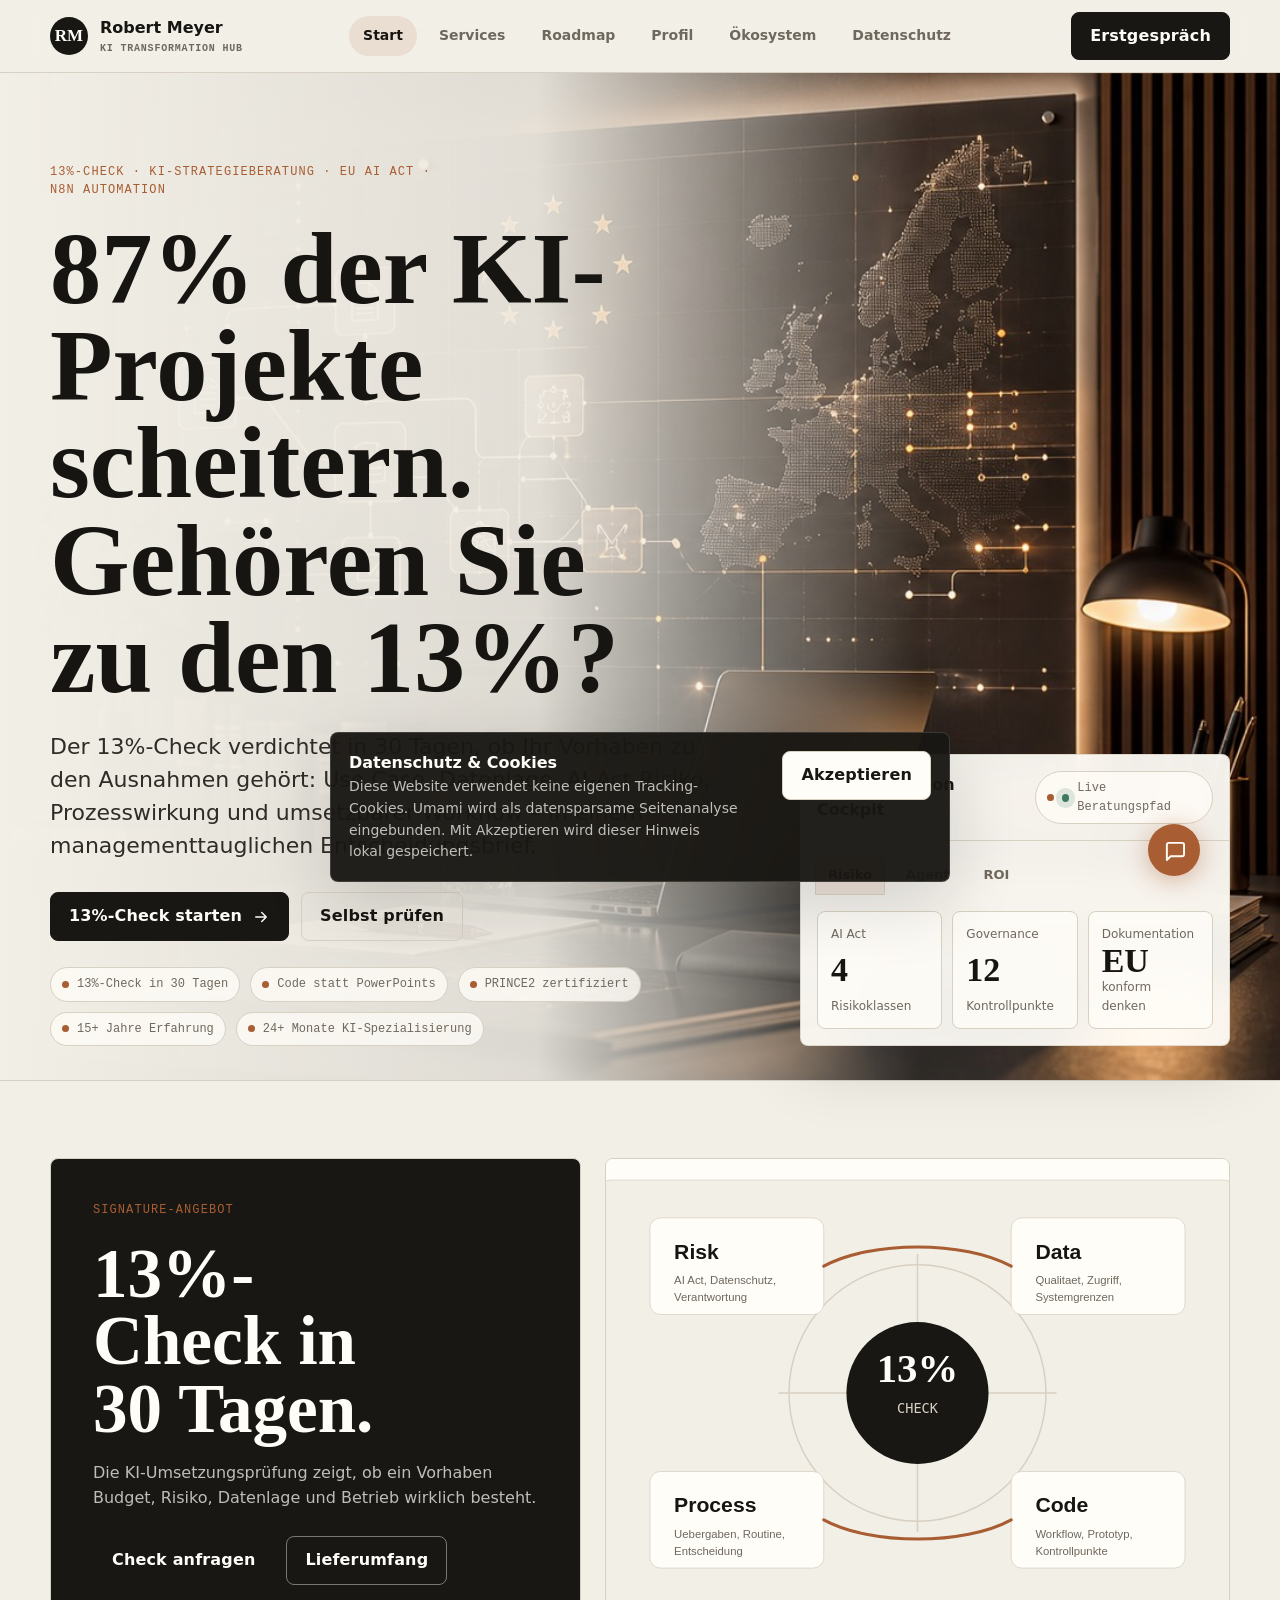
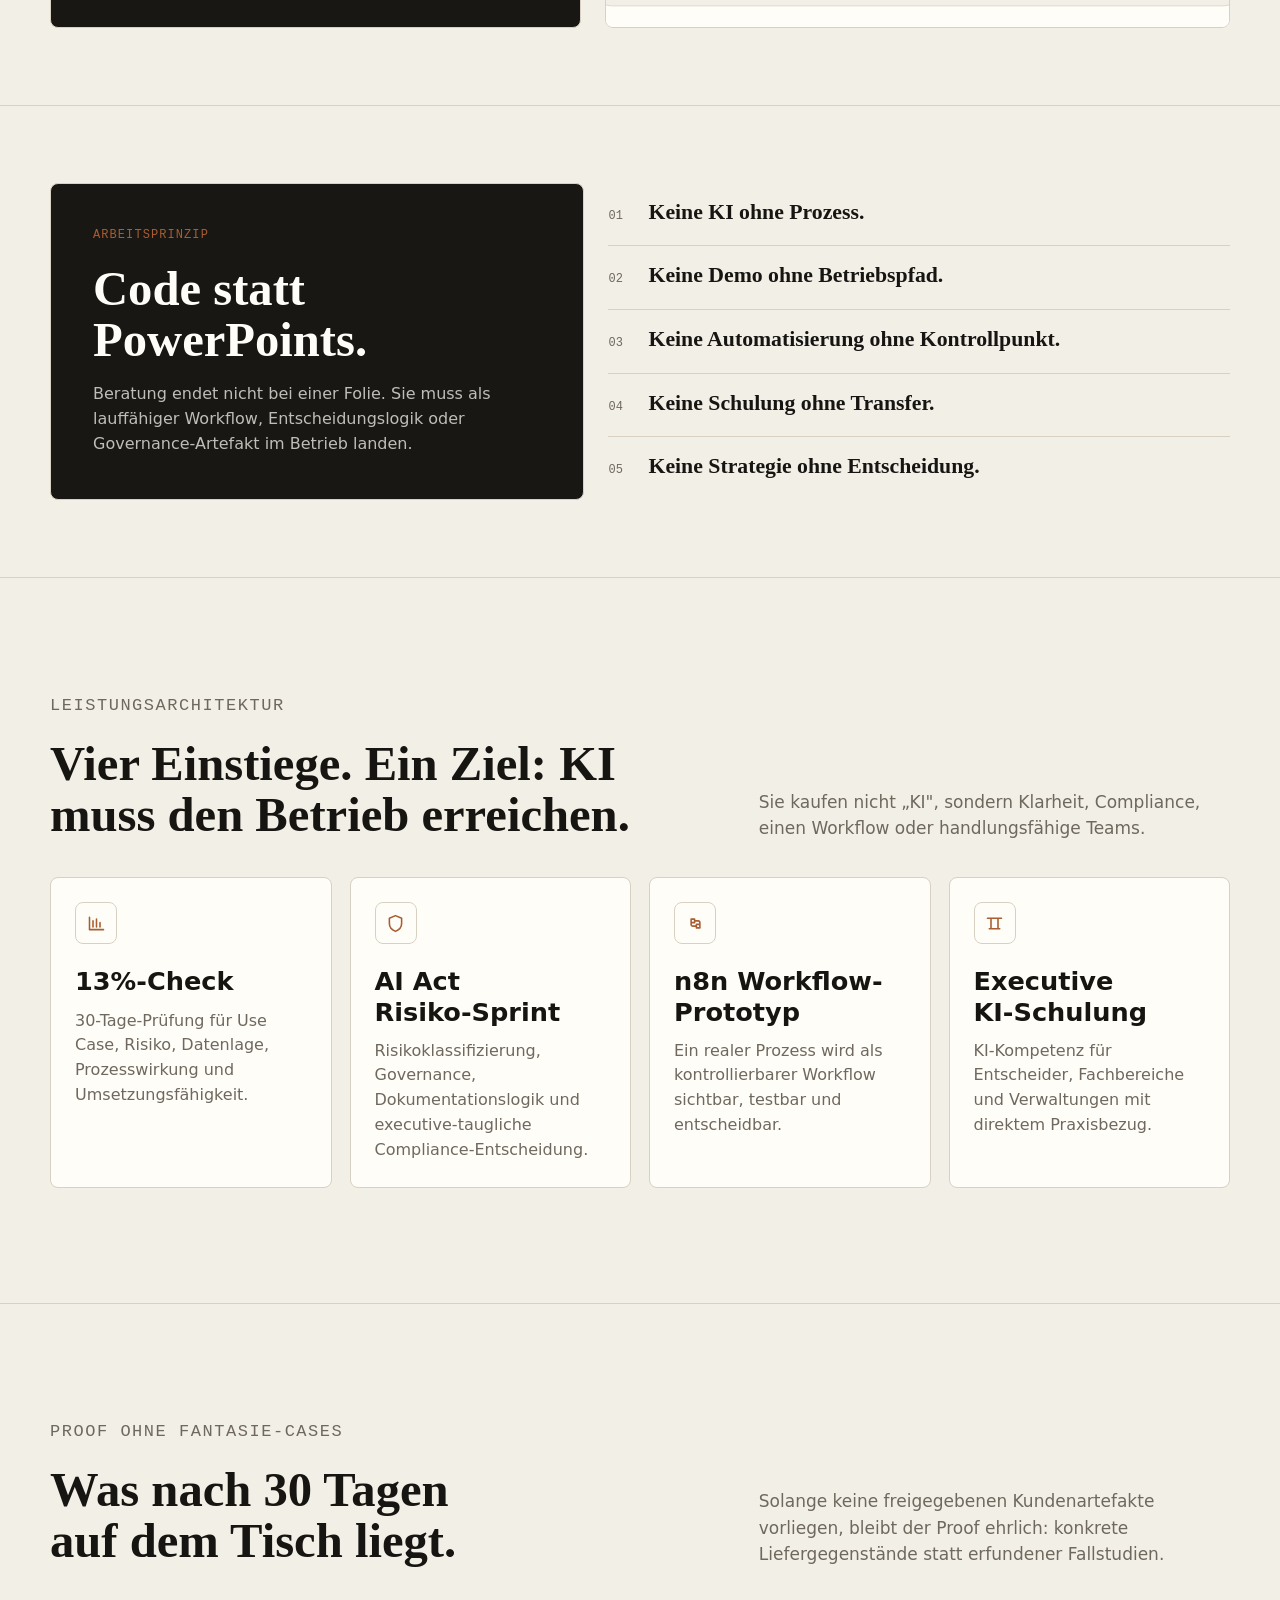
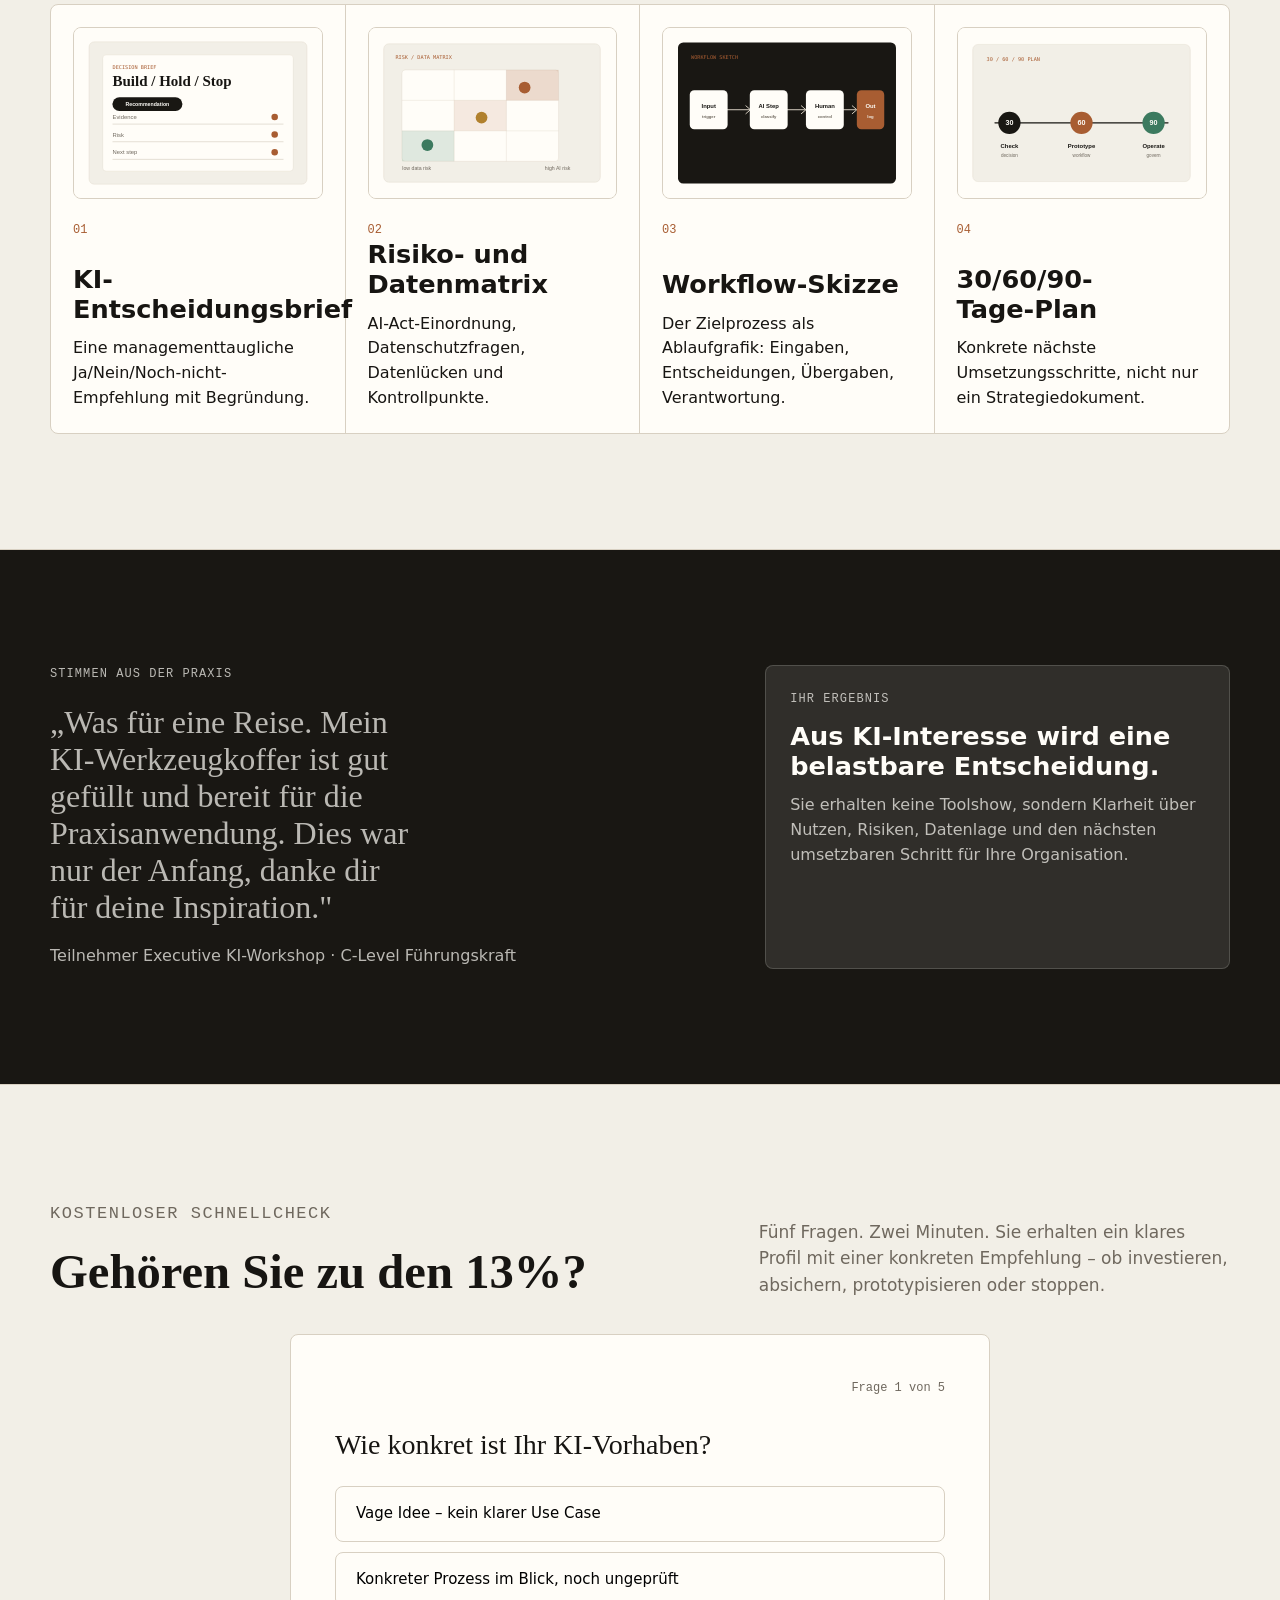
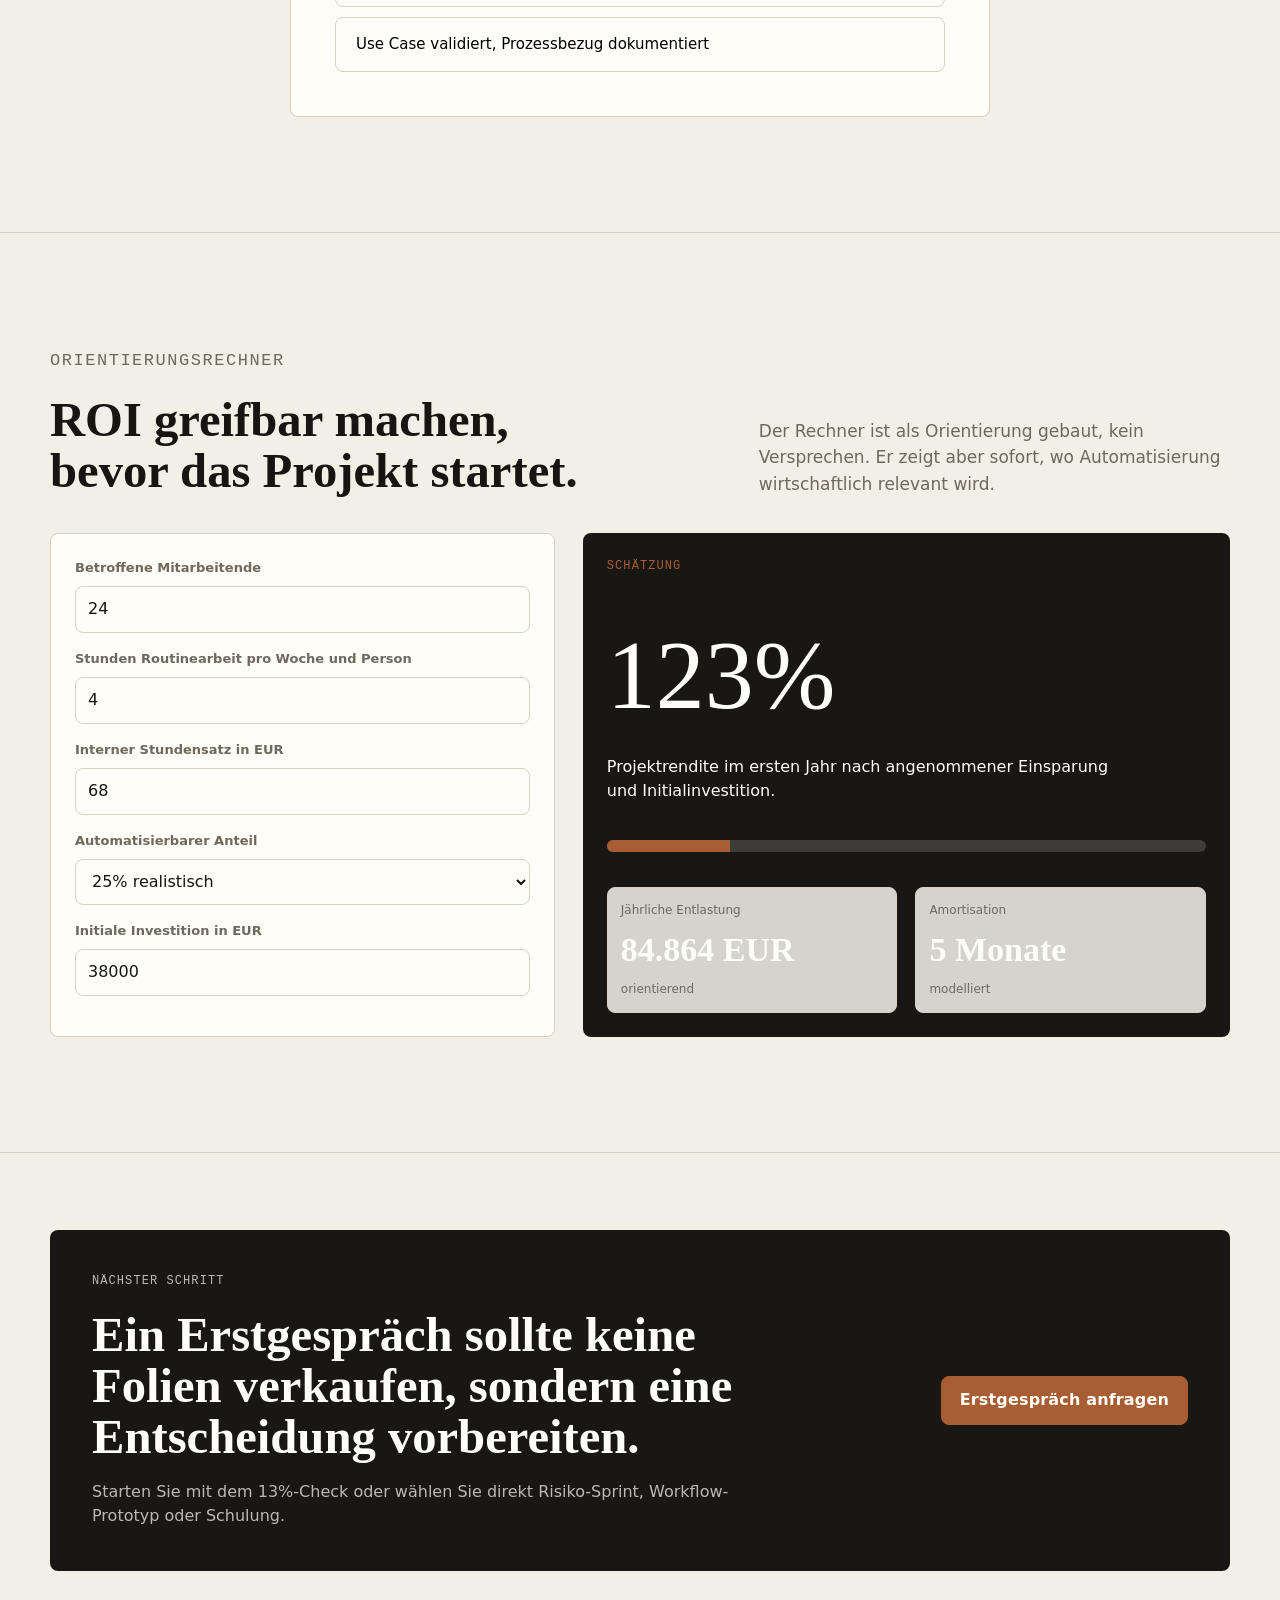
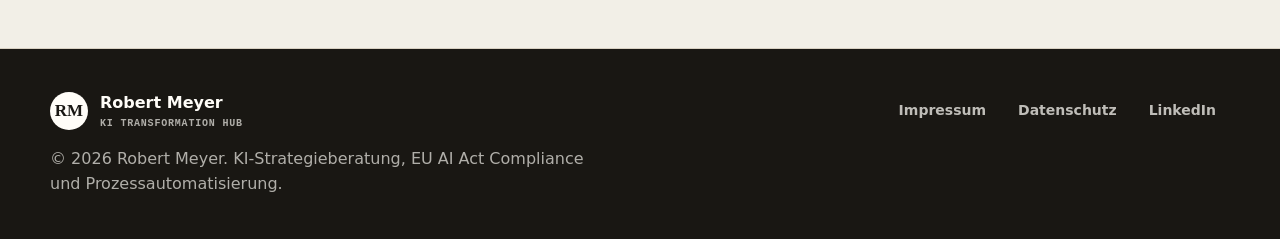
<file: index.html>
<!doctype html>
<html lang="de">
<head>
  <meta charset="utf-8">
  <meta name="viewport" content="width=device-width, initial-scale=1">
  <title>13%-Check - Robert Meyer KI-Strategieberatung, EU AI Act und Automatisierung</title>
  <meta name="description" content="Der 13%-Check von Robert Meyer prüft in 30 Tagen, ob ein KI-Vorhaben belastbar ist: Risiko, Daten, Prozess, Umsetzung, AI Act und n8n Automatisierung.">
  <meta name="keywords" content="KI Beratung, KI Strategieberatung, EU AI Act, Robert Meyer, Prozessautomatisierung, n8n, KI Training, LLM Integration, KI Governance">
  <meta name="author" content="Robert Meyer">
  <meta name="robots" content="index, follow, max-image-preview:large, max-snippet:-1, max-video-preview:-1">
  <link rel="canonical" href="https://ai.rm-on.de/">
  <meta property="og:type" content="website">
  <meta property="og:title" content="13%-Check - KI-Umsetzungsprüfung in 30 Tagen">
  <meta property="og:description" content="KI-Vorhaben vor Budgetverlust schützen: Risiko, Daten, Prozess und Umsetzung in einem belastbaren Entscheidungsbrief verdichten.">
  <meta property="og:url" content="https://ai.rm-on.de/">
  <meta property="og:site_name" content="Robert Meyer KI-Beratung">
  <meta property="og:locale" content="de_DE">
  <meta property="og:image" content="https://ai.rm-on.de/assets/ai-governance-hero.jpg">
  <meta name="twitter:card" content="summary_large_image">
  <meta name="twitter:title" content="13%-Check - KI-Umsetzungsprüfung">
  <meta name="twitter:description" content="KI-Strategie, EU AI Act Compliance und Prozessautomatisierung als 30-Tage-Prüfung.">
  <meta name="twitter:image" content="https://ai.rm-on.de/assets/ai-governance-hero.jpg">
  <link rel="icon" href="assets/favicon.svg" type="image/svg+xml">
  <link rel="stylesheet" href="styles.css">
  <script type="application/ld+json">
  {
    "@context": "https://schema.org",
    "@graph": [
      {
        "@type": "WebSite",
        "@id": "https://ai.rm-on.de/#website",
        "url": "https://ai.rm-on.de/",
        "name": "Robert Meyer KI-Beratung",
        "description": "13%-Check, KI-Strategieberatung, EU AI Act Compliance und n8n Automatisierung mit Robert Meyer",
        "publisher": { "@id": "https://ai.rm-on.de/#person" },
        "inLanguage": "de-DE"
      },
      {
        "@type": "Person",
        "@id": "https://ai.rm-on.de/#person",
        "name": "Robert Meyer",
        "url": "https://ai.rm-on.de/",
        "jobTitle": "KI-Strategieberater",
        "email": "rm@kostenmanager.net",
        "telephone": "+49 162 4194748",
        "sameAs": ["https://www.linkedin.com/in/robert-meyer-666b39315"]
      }
    ]
  }
  </script>
  <style>
    /* === WIZARD MODAL === */
    .modal-wide { width: min(660px, 100%); }

    .wizard-steps {
      display: flex;
      align-items: center;
      gap: 8px;
    }

    .wiz-step {
      width: 30px;
      height: 30px;
      display: grid;
      place-items: center;
      border: 1px solid var(--border);
      border-radius: 50%;
      font-size: 13px;
      font-weight: 700;
      color: var(--muted);
      transition: background 200ms, border-color 200ms, color 200ms;
    }

    .wiz-step.active {
      background: var(--surface-strong);
      color: var(--surface);
      border-color: var(--surface-strong);
    }

    .wiz-divider {
      width: 28px;
      height: 1px;
      background: var(--border);
    }

    .service-choices {
      display: grid;
      grid-template-columns: 1fr 1fr;
      gap: 12px;
      margin-top: 22px;
    }

    .service-choice {
      display: grid;
      gap: 6px;
      text-align: left;
      border: 1px solid var(--border);
      border-radius: var(--radius);
      padding: 18px;
      background: var(--surface);
      transition: border-color 140ms, background 140ms;
    }

    .service-choice strong { font-size: 15px; }
    .service-choice span { color: var(--muted); font-size: 13px; line-height: 1.4; }

    .service-choice:hover {
      border-color: var(--fg);
      background: color-mix(in oklch, var(--accent) 5%, var(--surface));
    }

    .service-choice.selected {
      border-color: var(--accent);
      background: color-mix(in oklch, var(--accent) 9%, var(--surface));
    }

    .wiz-questions { display: grid; gap: 14px; margin-top: 20px; }

    .wiz-fieldset {
      border: 1px solid var(--border);
      border-radius: var(--radius);
      padding: 14px 16px;
      margin: 0;
    }

    .wiz-fieldset legend {
      font-size: 12px;
      font-weight: 700;
      color: var(--muted);
      text-transform: uppercase;
      letter-spacing: 0.06em;
      padding: 0 4px;
    }

    .radio-group { display: grid; gap: 8px; margin-top: 12px; }

    .radio-group label {
      display: flex;
      align-items: center;
      gap: 10px;
      font-size: 14px;
      cursor: pointer;
    }

    .wiz-nav {
      display: flex;
      gap: 10px;
      margin-top: 22px;
      justify-content: flex-end;
    }

    /* === DIAGNOSE TOOL === */
    .diagnose-card {
      max-width: 700px;
      margin-inline: auto;
      border: 1px solid var(--border);
      border-radius: var(--radius);
      background: var(--surface);
      padding: clamp(24px, 4vw, 44px);
    }

    .diagnose-progress-row {
      display: flex;
      align-items: center;
      gap: 14px;
      margin-bottom: 30px;
    }

    .diagnose-step-label {
      font-family: var(--font-mono);
      font-size: 12px;
      color: var(--muted);
      white-space: nowrap;
    }

    .diagnose-question {
      font-family: var(--font-display);
      font-size: clamp(20px, 2.4vw, 28px);
      line-height: 1.24;
      margin-bottom: 24px !important;
      max-width: 100% !important;
    }

    .diagnose-options { display: grid; gap: 10px; }

    .diagnose-option {
      text-align: left;
      border: 1px solid var(--border);
      border-radius: var(--radius);
      padding: 15px 20px;
      background: var(--surface);
      font-size: 15px;
      transition: border-color 120ms, background 120ms;
    }

    .diagnose-option:hover {
      border-color: var(--fg);
      background: color-mix(in oklch, var(--accent) 7%, var(--surface));
    }

    .diagnose-result-wrapper {
      display: grid;
      grid-template-columns: 1fr 260px;
      gap: 18px;
      max-width: 900px;
      margin-inline: auto;
    }

    .diagnose-result-card {
      border: 1px solid var(--border);
      border-radius: var(--radius);
      background: var(--surface);
      padding: clamp(24px, 4vw, 40px);
    }

    .diagnose-score-label {
      font-family: var(--font-mono);
      font-size: 12px;
      font-weight: 700;
      text-transform: uppercase;
      letter-spacing: 0.1em;
      margin-bottom: 12px;
    }

    .diagnose-result-h3 {
      font-family: var(--font-display);
      font-size: clamp(28px, 3vw, 42px);
      line-height: 1.08;
    }

    .diagnose-result-actions {
      display: flex;
      flex-wrap: wrap;
      gap: 10px;
      margin-top: 26px;
    }

    .diagnose-score-panel {
      border: 1px solid var(--border);
      border-radius: var(--radius);
      background: var(--surface-strong);
      color: var(--surface);
      padding: 22px;
    }

    .diagnose-score-number {
      font-family: var(--font-display);
      font-size: clamp(64px, 7vw, 92px);
      line-height: 0.9;
      margin-top: 10px;
    }

    .diagnose-score-number span {
      font-size: 0.3em;
      color: color-mix(in oklch, var(--surface) 44%, transparent);
    }

    .diagnose-score-legend { display: grid; gap: 6px; margin-top: 18px; }

    .diagnose-legend-item {
      font-size: 13px;
      color: color-mix(in oklch, var(--surface) 44%, transparent);
      padding: 5px 8px;
      border-radius: 4px;
    }

    .diagnose-legend-item.current {
      color: var(--surface);
      background: color-mix(in oklch, var(--surface) 14%, transparent);
      font-weight: 700;
    }

    /* === MANIFEST === */
    .manifest-list { display: grid; gap: 0; }

    .manifest-item {
      display: flex;
      align-items: baseline;
      gap: 18px;
      padding: 16px 0;
      border-bottom: 1px solid var(--border);
    }

    .manifest-item:last-child { border-bottom: 0; }

    .manifest-num {
      font-family: var(--font-mono);
      font-size: 12px;
      color: var(--muted);
      min-width: 22px;
    }

    .manifest-item strong {
      font-family: var(--font-display);
      font-size: clamp(17px, 1.7vw, 22px);
      line-height: 1.2;
    }

    /* === RESPONSIVE === */
    @media (max-width: 640px) {
      .service-choices { grid-template-columns: 1fr; }
      .diagnose-result-wrapper { grid-template-columns: 1fr; }
    }
    [data-testimonials] { display: grid; }
    [data-testimonial] { grid-column: 1; grid-row: 1; opacity: 0; transition: opacity 700ms ease; }
    [data-testimonial].active { opacity: 1; }
  </style>
  <script defer src="https://cv.rm-on.de/script.js" data-website-id="077fc84e-d4f1-4861-a26e-9604ad4954e3"></script>
</head>
<body>
  <header class="site-header">
    <div class="container nav-shell">
      <a class="brand" href="index.html" aria-label="Startseite Robert Meyer">
        <span class="brand-mark">RM</span>
        <span>Robert Meyer<small>KI Transformation Hub</small></span>
      </a>
      <nav class="primary-nav" aria-label="Hauptnavigation">
        <a href="index.html">Start</a>
        <a href="services.html">Services</a>
        <a href="roadmap.html">Roadmap</a>
        <a href="about.html">Profil</a>
        <a href="oekosystem.html">Ökosystem</a>
        <a href="datenschutz.html">Datenschutz</a>
      </nav>
      <div class="nav-actions">
        <button class="btn btn-primary" type="button" data-open-contact>Erstgespräch</button>
        <button class="menu-toggle" type="button" data-menu-toggle aria-label="Menü öffnen" aria-expanded="false">☰</button>
      </div>
    </div>
  </header>

  <main>
    <!-- HERO -->
    <section class="hero">
      <div class="container hero-grid">
        <div class="mobile-hero-image" aria-hidden="true"></div>
        <div>
          <p class="eyebrow">13%-Check · KI-Strategieberatung · EU AI Act · n8n Automation</p>
          <h1>87% der KI-Projekte scheitern. Gehören Sie zu den 13%?</h1>
          <p class="lead">Der 13%-Check verdichtet in 30 Tagen, ob Ihr Vorhaben zu den Ausnahmen gehört: Use Case, Datenlage, AI-Act-Risiko, Prozesswirkung und umsetzbarer Workflow – in einem managementtauglichen Entscheidungsbrief.</p>
          <div class="hero-actions">
            <button class="btn btn-primary btn-icon" type="button" data-open-contact data-contact-topic="13%-Check">
              <span>13%-Check starten</span>
              <svg viewBox="0 0 24 24" fill="none" aria-hidden="true"><path d="M5 12h14m-6-6 6 6-6 6" stroke="currentColor" stroke-width="1.9" stroke-linecap="round" stroke-linejoin="round"/></svg>
            </button>
            <a class="btn" href="#diagnose">Selbst prüfen</a>
          </div>
          <div class="status-strip" aria-label="Kernsignale">
            <span class="status-pill">13%-Check in 30 Tagen</span>
            <span class="status-pill">Code statt PowerPoints</span>
            <span class="status-pill">PRINCE2 zertifiziert</span>
            <span class="status-pill">15+ Jahre Erfahrung</span>
            <span class="status-pill">24+ Monate KI-Spezialisierung</span>
          </div>
        </div>

        <aside class="signal-panel" data-tabs aria-label="Interaktive Leistungsübersicht">
          <div class="signal-head">
            <strong>Transformation Cockpit</strong>
            <span class="status-pill"><span class="live-dot" aria-hidden="true"></span>Live Beratungspfad</span>
          </div>
          <div class="tabs" role="tablist" aria-label="Cockpit Ansichten">
            <button class="tab" role="tab" id="tab-risk" aria-controls="panel-risk" aria-selected="true">Risiko</button>
            <button class="tab" role="tab" id="tab-agent" aria-controls="panel-agent" aria-selected="false">Agent</button>
            <button class="tab" role="tab" id="tab-roi" aria-controls="panel-roi" aria-selected="false">ROI</button>
          </div>
          <div class="tab-panel active" role="tabpanel" id="panel-risk" aria-labelledby="tab-risk">
            <div class="metrics">
              <div class="metric"><span>AI Act</span><strong>4</strong><span>Risikoklassen</span></div>
              <div class="metric"><span>Governance</span><strong>12</strong><span>Kontrollpunkte</span></div>
              <div class="metric"><span>Dokumentation</span><strong>EU</strong><span>konform denken</span></div>
            </div>
          </div>
          <div class="tab-panel" role="tabpanel" id="panel-agent" aria-labelledby="tab-agent">
            <div class="mini-list">
              <div class="mini-row"><svg viewBox="0 0 24 24" fill="none" aria-hidden="true"><path d="M6 8h12M6 12h8M6 16h12" stroke="currentColor" stroke-width="1.8" stroke-linecap="round"/></svg><strong>Chatbot-Modus</strong><span>strukturierte Beratung</span></div>
              <div class="mini-row"><svg viewBox="0 0 24 24" fill="none" aria-hidden="true"><path d="M12 3v18M4 11h16" stroke="currentColor" stroke-width="1.8" stroke-linecap="round"/></svg><strong>Agent-Modus</strong><span>n8n Tools und Workflows</span></div>
              <div class="mini-row"><svg viewBox="0 0 24 24" fill="none" aria-hidden="true"><path d="m5 13 4 4L19 7" stroke="currentColor" stroke-width="1.8" stroke-linecap="round" stroke-linejoin="round"/></svg><strong>Toggle</strong><span>passend zum Bedarf</span></div>
            </div>
          </div>
          <div class="tab-panel" role="tabpanel" id="panel-roi" aria-labelledby="tab-roi">
            <div class="metrics">
              <div class="metric"><span>Potenzial</span><strong>Use</strong><span>Cases priorisieren</span></div>
              <div class="metric"><span>Wert</span><strong>ROI</strong><span>transparent machen</span></div>
              <div class="metric"><span>Tempo</span><strong>30</strong><span>bis 90 Tage Fokus</span></div>
            </div>
          </div>
        </aside>
      </div>
    </section>

    <!-- SIGNATURE OFFER -->
    <section class="section section-tight">
      <div class="container signature-offer">
        <div class="method-card">
          <p class="eyebrow">Signature-Angebot</p>
          <h2>13%-Check in 30 Tagen.</h2>
          <p>Die KI-Umsetzungsprüfung zeigt, ob ein Vorhaben Budget, Risiko, Datenlage und Betrieb wirklich besteht.</p>
          <div class="offer-actions">
            <button class="btn btn-primary" type="button" data-open-contact data-contact-topic="13%-Check">Check anfragen</button>
            <a class="btn" href="services.html#pakete">Lieferumfang</a>
          </div>
        </div>
        <div class="method-map visual-frame" aria-label="13%-Check Methodik">
          <img src="assets/visual-13-check.svg" alt="13%-Check Methodik mit Risiko, Daten, Prozess und Umsetzung">
        </div>
      </div>
    </section>

    <!-- CODE STATT POWERPOINTS – MANIFEST -->
    <section class="section section-tight">
      <div class="container code-principle">
        <div>
          <p class="eyebrow">Arbeitsprinzip</p>
          <h2>Code statt PowerPoints.</h2>
          <p>Beratung endet nicht bei einer Folie. Sie muss als lauffähiger Workflow, Entscheidungslogik oder Governance-Artefakt im Betrieb landen.</p>
        </div>
        <div class="principle-grid">
          <div class="manifest-list">
            <div class="manifest-item">
              <span class="manifest-num">01</span>
              <strong>Keine KI ohne Prozess.</strong>
            </div>
            <div class="manifest-item">
              <span class="manifest-num">02</span>
              <strong>Keine Demo ohne Betriebspfad.</strong>
            </div>
            <div class="manifest-item">
              <span class="manifest-num">03</span>
              <strong>Keine Automatisierung ohne Kontrollpunkt.</strong>
            </div>
            <div class="manifest-item">
              <span class="manifest-num">04</span>
              <strong>Keine Schulung ohne Transfer.</strong>
            </div>
            <div class="manifest-item">
              <span class="manifest-num">05</span>
              <strong>Keine Strategie ohne Entscheidung.</strong>
            </div>
          </div>
        </div>
      </div>
    </section>

    <!-- SERVICES GRID -->
    <section class="section">
      <div class="container section-header">
        <div>
          <p class="eyebrow">Leistungsarchitektur</p>
          <h2>Vier Einstiege. Ein Ziel: KI muss den Betrieb erreichen.</h2>
        </div>
        <p>Sie kaufen nicht „KI", sondern Klarheit, Compliance, einen Workflow oder handlungsfähige Teams.</p>
      </div>
      <div class="container grid-4">
        <article class="card">
          <div class="card-icon"><svg viewBox="0 0 24 24" fill="none" aria-hidden="true"><path d="M4 19V5m0 14h16M8 16V9m4 7V7m4 9v-5" stroke="currentColor" stroke-width="1.8" stroke-linecap="round"/></svg></div>
          <h3>13%-Check</h3>
          <p>30-Tage-Prüfung für Use Case, Risiko, Datenlage, Prozesswirkung und Umsetzungsfähigkeit.</p>
        </article>
        <article class="card">
          <div class="card-icon"><svg viewBox="0 0 24 24" fill="none" aria-hidden="true"><path d="M12 3 5 6v6c0 4.2 2.8 7.2 7 9 4.2-1.8 7-4.8 7-9V6l-7-3Z" stroke="currentColor" stroke-width="1.8" stroke-linejoin="round"/></svg></div>
          <h3>AI Act Risiko-Sprint</h3>
          <p>Risikoklassifizierung, Governance, Dokumentationslogik und executive-taugliche Compliance-Entscheidung.</p>
        </article>
        <article class="card">
          <div class="card-icon"><svg viewBox="0 0 24 24" fill="none" aria-hidden="true"><path d="M7 7h4v4H7zM13 13h4v4h-4zM11 9h4a2 2 0 0 1 2 2v2M13 15H9a2 2 0 0 1-2-2v-2" stroke="currentColor" stroke-width="1.8" stroke-linejoin="round"/></svg></div>
          <h3>n8n Workflow-Prototyp</h3>
          <p>Ein realer Prozess wird als kontrollierbarer Workflow sichtbar, testbar und entscheidbar.</p>
        </article>
        <article class="card">
          <div class="card-icon"><svg viewBox="0 0 24 24" fill="none" aria-hidden="true"><path d="M4 6h16M8 6v12m8-12v12M6 18h12" stroke="currentColor" stroke-width="1.8" stroke-linecap="round"/></svg></div>
          <h3>Executive KI-Schulung</h3>
          <p>KI-Kompetenz für Entscheider, Fachbereiche und Verwaltungen mit direktem Praxisbezug.</p>
        </article>
      </div>
    </section>

    <!-- ARTIFACTS -->
    <section class="section">
      <div class="container section-header">
        <div>
          <p class="eyebrow">Proof ohne Fantasie-Cases</p>
          <h2>Was nach 30 Tagen auf dem Tisch liegt.</h2>
        </div>
        <p>Solange keine freigegebenen Kundenartefakte vorliegen, bleibt der Proof ehrlich: konkrete Liefergegenstände statt erfundener Fallstudien.</p>
      </div>
      <div class="container artifact-grid">
        <article class="artifact-card"><img src="assets/visual-decision-brief.svg" alt="Visualisierung eines KI-Entscheidungsbriefs"><span>01</span><h3>KI-Entscheidungsbrief</h3><p>Eine managementtaugliche Ja/Nein/Noch-nicht-Empfehlung mit Begründung.</p></article>
        <article class="artifact-card"><img src="assets/visual-risk-matrix.svg" alt="Visualisierung einer Risiko- und Datenmatrix"><span>02</span><h3>Risiko- und Datenmatrix</h3><p>AI-Act-Einordnung, Datenschutzfragen, Datenlücken und Kontrollpunkte.</p></article>
        <article class="artifact-card"><img src="assets/visual-workflow.svg" alt="Visualisierung einer Workflow-Skizze"><span>03</span><h3>Workflow-Skizze</h3><p>Der Zielprozess als Ablaufgrafik: Eingaben, Entscheidungen, Übergaben, Verantwortung.</p></article>
        <article class="artifact-card"><img src="assets/visual-90day-plan.svg" alt="Visualisierung eines 30 60 90 Tage Plans"><span>04</span><h3>30/60/90-Tage-Plan</h3><p>Konkrete nächste Umsetzungsschritte, nicht nur ein Strategiedokument.</p></article>
      </div>
    </section>

    <!-- TESTIMONIAL -->
    <section class="section dark-band">
      <div class="container quote-grid">
        <div data-testimonials>
          <div data-testimonial class="active">
            <p class="eyebrow">Stimmen aus der Praxis</p>
            <p class="quote">„Was für eine Reise. Mein KI-Werkzeugkoffer ist gut gefüllt und bereit für die Praxisanwendung. Dies war nur der Anfang, danke dir für deine Inspiration."</p>
            <p class="muted" style="margin-top:18px">Teilnehmer Executive KI-Workshop · C-Level Führungskraft</p>
          </div>
          <div data-testimonial>
            <p class="eyebrow">Stimmen aus der Praxis</p>
            <p class="quote">„Danke für die gemeinsame KI-Reise, die meinen Horizont so enorm erweitert hat! Die praktischen Anwendungen sind sofort umsetzbar."</p>
            <p class="muted" style="margin-top:18px">C-Level Participant · Digitalisierungsverantwortlicher</p>
          </div>
          <div data-testimonial>
            <p class="eyebrow">Stimmen aus der Praxis</p>
            <p class="quote">„Die KI-Strategieberatung hat uns geholfen, eine klare Roadmap zu entwickeln. Besonders wertvoll waren die branchenspezifischen Insights."</p>
            <p class="muted" style="margin-top:18px">Geschäftsführer · Mittelständisches Unternehmen</p>
          </div>
        </div>
        <div class="card">
          <p class="kicker">Ihr Ergebnis</p>
          <h3>Aus KI-Interesse wird eine belastbare Entscheidung.</h3>
          <p>Sie erhalten keine Toolshow, sondern Klarheit über Nutzen, Risiken, Datenlage und den nächsten umsetzbaren Schritt für Ihre Organisation.</p>
        </div>
      </div>
    </section>

    <!-- DIAGNOSE TOOL -->
    <section class="section" id="diagnose">
      <div class="container section-header">
        <div>
          <p class="eyebrow">Kostenloser Schnellcheck</p>
          <h2>Gehören Sie zu den 13%?</h2>
        </div>
        <p>Fünf Fragen. Zwei Minuten. Sie erhalten ein klares Profil mit einer konkreten Empfehlung – ob investieren, absichern, prototypisieren oder stoppen.</p>
      </div>
      <div class="container" data-diagnose-tool></div>
    </section>

    <!-- ROI -->
    <section class="section" id="roi">
      <div class="container section-header">
        <div>
          <p class="eyebrow">Orientierungsrechner</p>
          <h2>ROI greifbar machen, bevor das Projekt startet.</h2>
        </div>
        <p>Der Rechner ist als Orientierung gebaut, kein Versprechen. Er zeigt aber sofort, wo Automatisierung wirtschaftlich relevant wird.</p>
      </div>
      <div class="container roi-tool">
        <form class="card" data-roi>
          <div class="field"><label for="employees">Betroffene Mitarbeitende</label><input id="employees" type="number" min="1" value="24"></div>
          <div class="field"><label for="hours">Stunden Routinearbeit pro Woche und Person</label><input id="hours" type="number" min="1" value="4"></div>
          <div class="field"><label for="rate">Interner Stundensatz in EUR</label><input id="rate" type="number" min="1" value="68"></div>
          <div class="field">
            <label for="automation">Automatisierbarer Anteil</label>
            <select id="automation">
              <option value="15">15% vorsichtig</option>
              <option value="25" selected>25% realistisch</option>
              <option value="40">40% ambitioniert</option>
            </select>
          </div>
          <div class="field"><label for="investment">Initiale Investition in EUR</label><input id="investment" type="number" min="1" value="38000"></div>
        </form>
        <aside class="result-panel" aria-live="polite">
          <p class="eyebrow">Schätzung</p>
          <div class="result-main" data-roi-value>0%</div>
          <p>Projektrendite im ersten Jahr nach angenommener Einsparung und Initialinvestition.</p>
          <div><div class="bar" aria-hidden="true"><span data-roi-bar></span></div></div>
          <div class="grid-2">
            <div class="metric"><span>Jährliche Entlastung</span><strong data-saving-value>0 EUR</strong><span>orientierend</span></div>
            <div class="metric"><span>Amortisation</span><strong data-payback-value>0 Monate</strong><span>modelliert</span></div>
          </div>
        </aside>
      </div>
    </section>

    <!-- CTA -->
    <section class="section section-tight">
      <div class="container cta-band">
        <div>
          <p class="eyebrow">Nächster Schritt</p>
          <h2>Ein Erstgespräch sollte keine Folien verkaufen, sondern eine Entscheidung vorbereiten.</h2>
          <p style="margin-top:16px">Starten Sie mit dem 13%-Check oder wählen Sie direkt Risiko-Sprint, Workflow-Prototyp oder Schulung.</p>
        </div>
        <button class="btn btn-accent" type="button" data-open-contact data-contact-topic="13%-Check">Erstgespräch anfragen</button>
      </div>
    </section>
  </main>

  <footer class="site-footer">
    <div class="container footer-grid">
      <div>
        <a class="brand" href="index.html"><span class="brand-mark">RM</span><span>Robert Meyer<small>KI Transformation Hub</small></span></a>
        <p class="muted" style="margin-top:16px">© 2026 Robert Meyer. KI-Strategieberatung, EU AI Act Compliance und Prozessautomatisierung.</p>
      </div>
      <nav class="legal-nav" aria-label="Rechtliches">
        <a href="impressum.html">Impressum</a>
        <a href="datenschutz.html">Datenschutz</a>
        <a href="https://www.linkedin.com/in/robert-meyer-666b39315" target="_blank" rel="noopener">LinkedIn</a>
      </nav>
    </div>
  </footer>

  <!-- WIZARD MODAL -->
  <div class="modal-backdrop" data-contact-modal aria-hidden="true">
    <section class="modal modal-wide" role="dialog" aria-modal="true" aria-labelledby="contact-title">
      <div class="modal-head">
        <div class="wizard-steps" aria-label="Fortschritt">
          <span class="wiz-step active" data-step="1">1</span>
          <span class="wiz-divider"></span>
          <span class="wiz-step" data-step="2">2</span>
          <span class="wiz-divider"></span>
          <span class="wiz-step" data-step="3">3</span>
        </div>
        <button class="icon-button" type="button" data-close-contact aria-label="Dialog schließen">×</button>
      </div>

      <!-- Schritt 1: Service-Auswahl -->
      <div data-wizard-step="1">
        <p class="eyebrow">Schritt 1 von 3</p>
        <h2 id="contact-title">Womit sollen wir starten?</h2>
        <div class="service-choices">
          <button class="service-choice" type="button" data-choice="13%-Check">
            <strong>13%-Check</strong>
            <span>KI-Vorhaben prüfen, bevor Budget freigegeben wird</span>
          </button>
          <button class="service-choice" type="button" data-choice="AI Act Risiko-Sprint">
            <strong>AI Act Risiko-Sprint</strong>
            <span>Compliance-Status klären und Risiken dokumentieren</span>
          </button>
          <button class="service-choice" type="button" data-choice="n8n Workflow-Prototyp">
            <strong>n8n Workflow-Prototyp</strong>
            <span>Einen Prozess als echten Workflow testen</span>
          </button>
          <button class="service-choice" type="button" data-choice="Executive KI-Schulung">
            <strong>Executive KI-Schulung</strong>
            <span>Führungskräfte oder Teams befähigen</span>
          </button>
        </div>
      </div>

      <!-- Schritt 2: Qualifikation -->
      <div data-wizard-step="2" hidden>
        <p class="eyebrow">Schritt 2 von 3</p>
        <h2>Drei kurze Fragen.</h2>
        <div class="wiz-questions">
          <fieldset class="wiz-fieldset">
            <legend>Organisation</legend>
            <div class="radio-group">
              <label><input type="radio" name="wiz-org" value="Unternehmen / Mittelstand"> Unternehmen / Mittelstand</label>
              <label><input type="radio" name="wiz-org" value="Verwaltung / öffentliche Stelle"> Verwaltung / Öffentlicher Sektor</label>
              <label><input type="radio" name="wiz-org" value="Beratung / Agentur"> Beratung / Agentur</label>
            </div>
          </fieldset>
          <fieldset class="wiz-fieldset">
            <legend>Aktueller KI-Status</legend>
            <div class="radio-group">
              <label><input type="radio" name="wiz-status" value="Erste Ideen"> Erste Ideen, noch kein konkreter Plan</label>
              <label><input type="radio" name="wiz-status" value="Pilot läuft oder geplant"> Pilot läuft oder konkret geplant</label>
              <label><input type="radio" name="wiz-status" value="Tools im Einsatz, Governance offen"> Tools im Einsatz, Governance noch offen</label>
            </div>
          </fieldset>
          <fieldset class="wiz-fieldset">
            <legend>Größtes Risiko</legend>
            <div class="radio-group">
              <label><input type="radio" name="wiz-risk" value="Budget ohne Wirkung"> Budget ohne nachweisbare Wirkung</label>
              <label><input type="radio" name="wiz-risk" value="Datenschutz / AI Act"> Datenschutz oder AI Act Compliance</label>
              <label><input type="radio" name="wiz-risk" value="Akzeptanz im Team"> Akzeptanz im Team</label>
              <label><input type="radio" name="wiz-risk" value="Technische Umsetzung"> Technische Umsetzung</label>
            </div>
          </fieldset>
        </div>
        <div class="wiz-nav">
          <button class="btn" type="button" data-wizard-back>Zurück</button>
          <button class="btn btn-primary" type="button" data-wizard-next>Weiter</button>
        </div>
      </div>

      <!-- Schritt 3: Kontaktdaten -->
      <div data-wizard-step="3" hidden>
        <p class="eyebrow">Schritt 3 von 3</p>
        <h2>Kontaktdaten.</h2>
        <form data-contact-form>
          <input type="hidden" name="topic">
          <input type="hidden" name="companyType">
          <input type="hidden" name="aiStatus">
          <input type="hidden" name="biggestRisk">
          <div class="field"><label for="name">Name</label><input id="name" name="name" autocomplete="name" required></div>
          <div class="field"><label for="email">E-Mail</label><input id="email" name="email" type="email" autocomplete="email" required aria-describedby="form-status"></div>
          <div class="field"><label for="phone">Telefon</label><input id="phone" name="phone" autocomplete="tel"></div>
          <div class="field"><label for="appointment">Wunschtermin</label><input id="appointment" name="appointment" placeholder="z.B. Dienstagvormittag oder kommende Woche"></div>
          <div class="field"><label for="message">Kurzbeschreibung</label><textarea id="message" name="message" rows="3"></textarea></div>
          <div class="wiz-nav">
            <button class="btn" type="button" data-wizard-back>Zurück</button>
            <button class="btn btn-primary" type="submit">Anfrage senden</button>
          </div>
          <p id="form-status" data-form-status class="muted" style="margin-top:14px">Alternativ direkt: rm@kostenmanager.net · +49 (0) 162 4194748</p>
        </form>
      </div>
    </section>
  </div>

  <script src="app.js"></script>
</body>
</html>
</file>
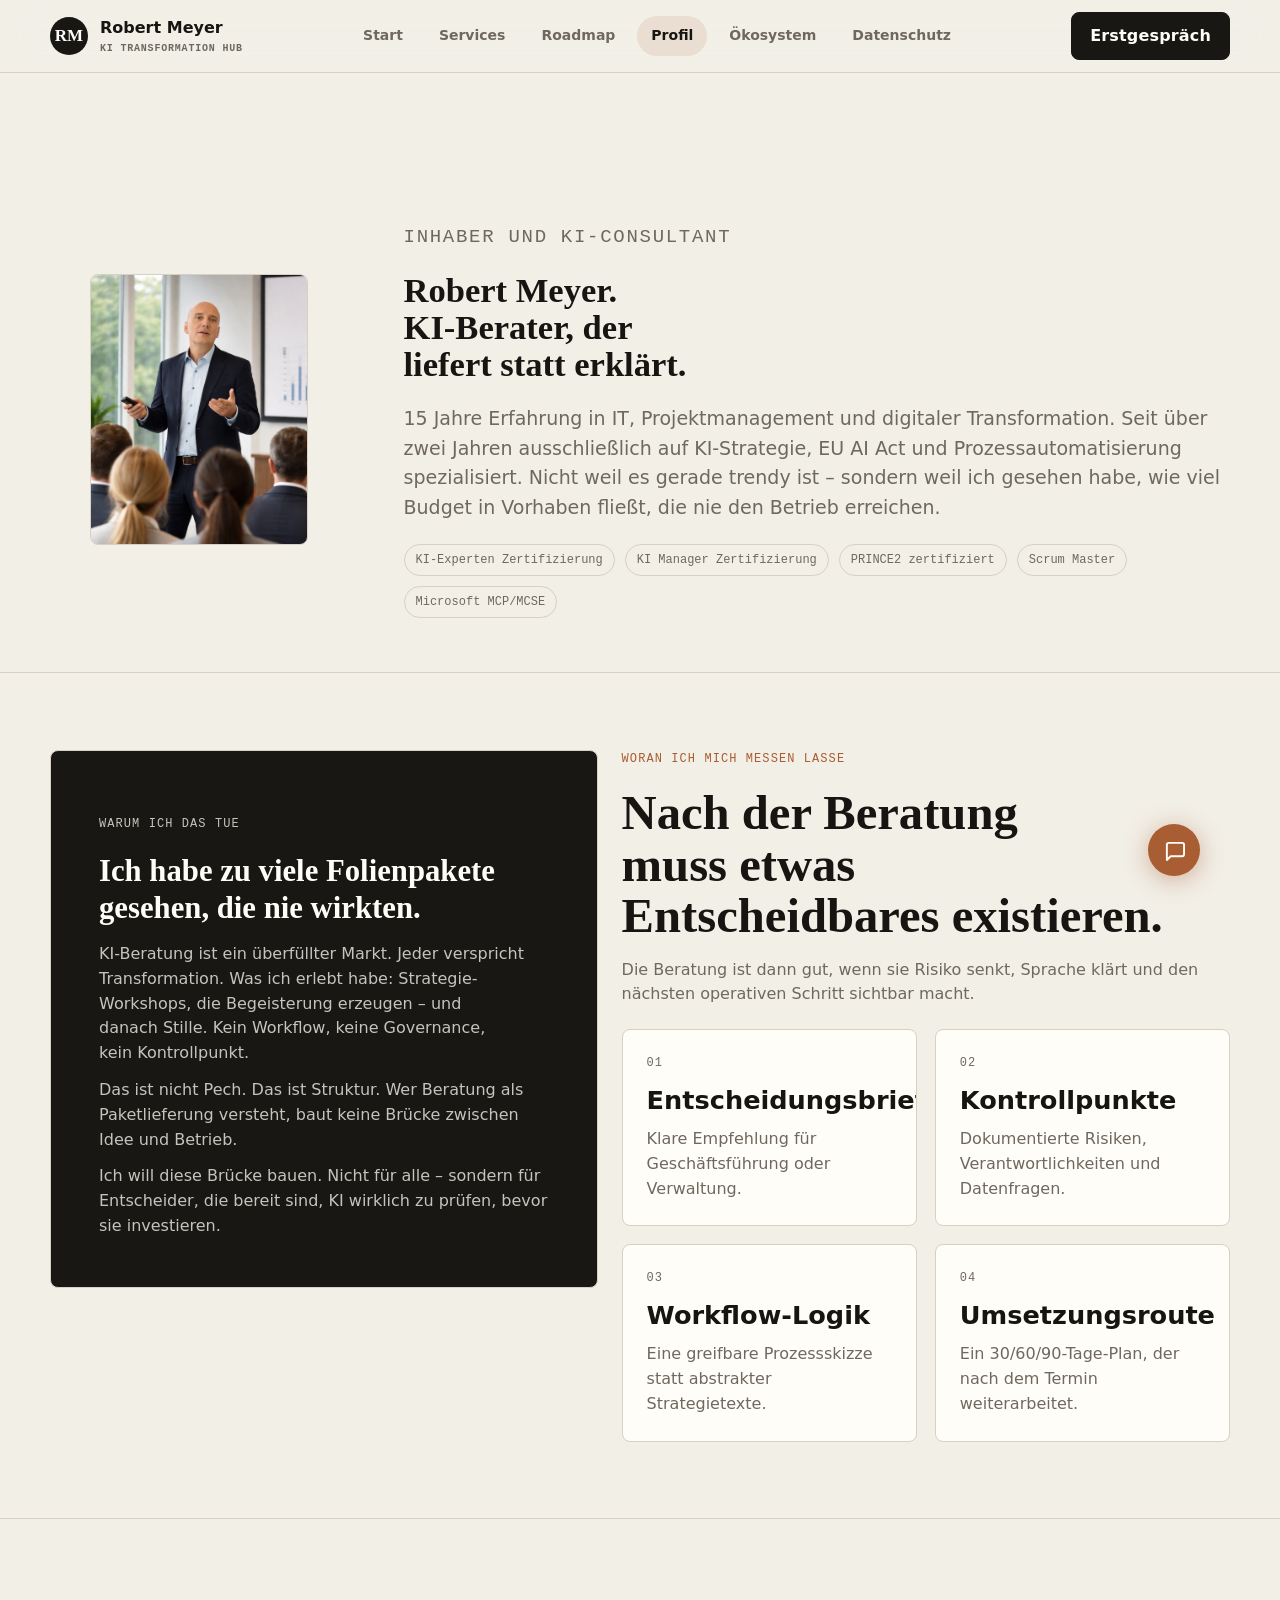
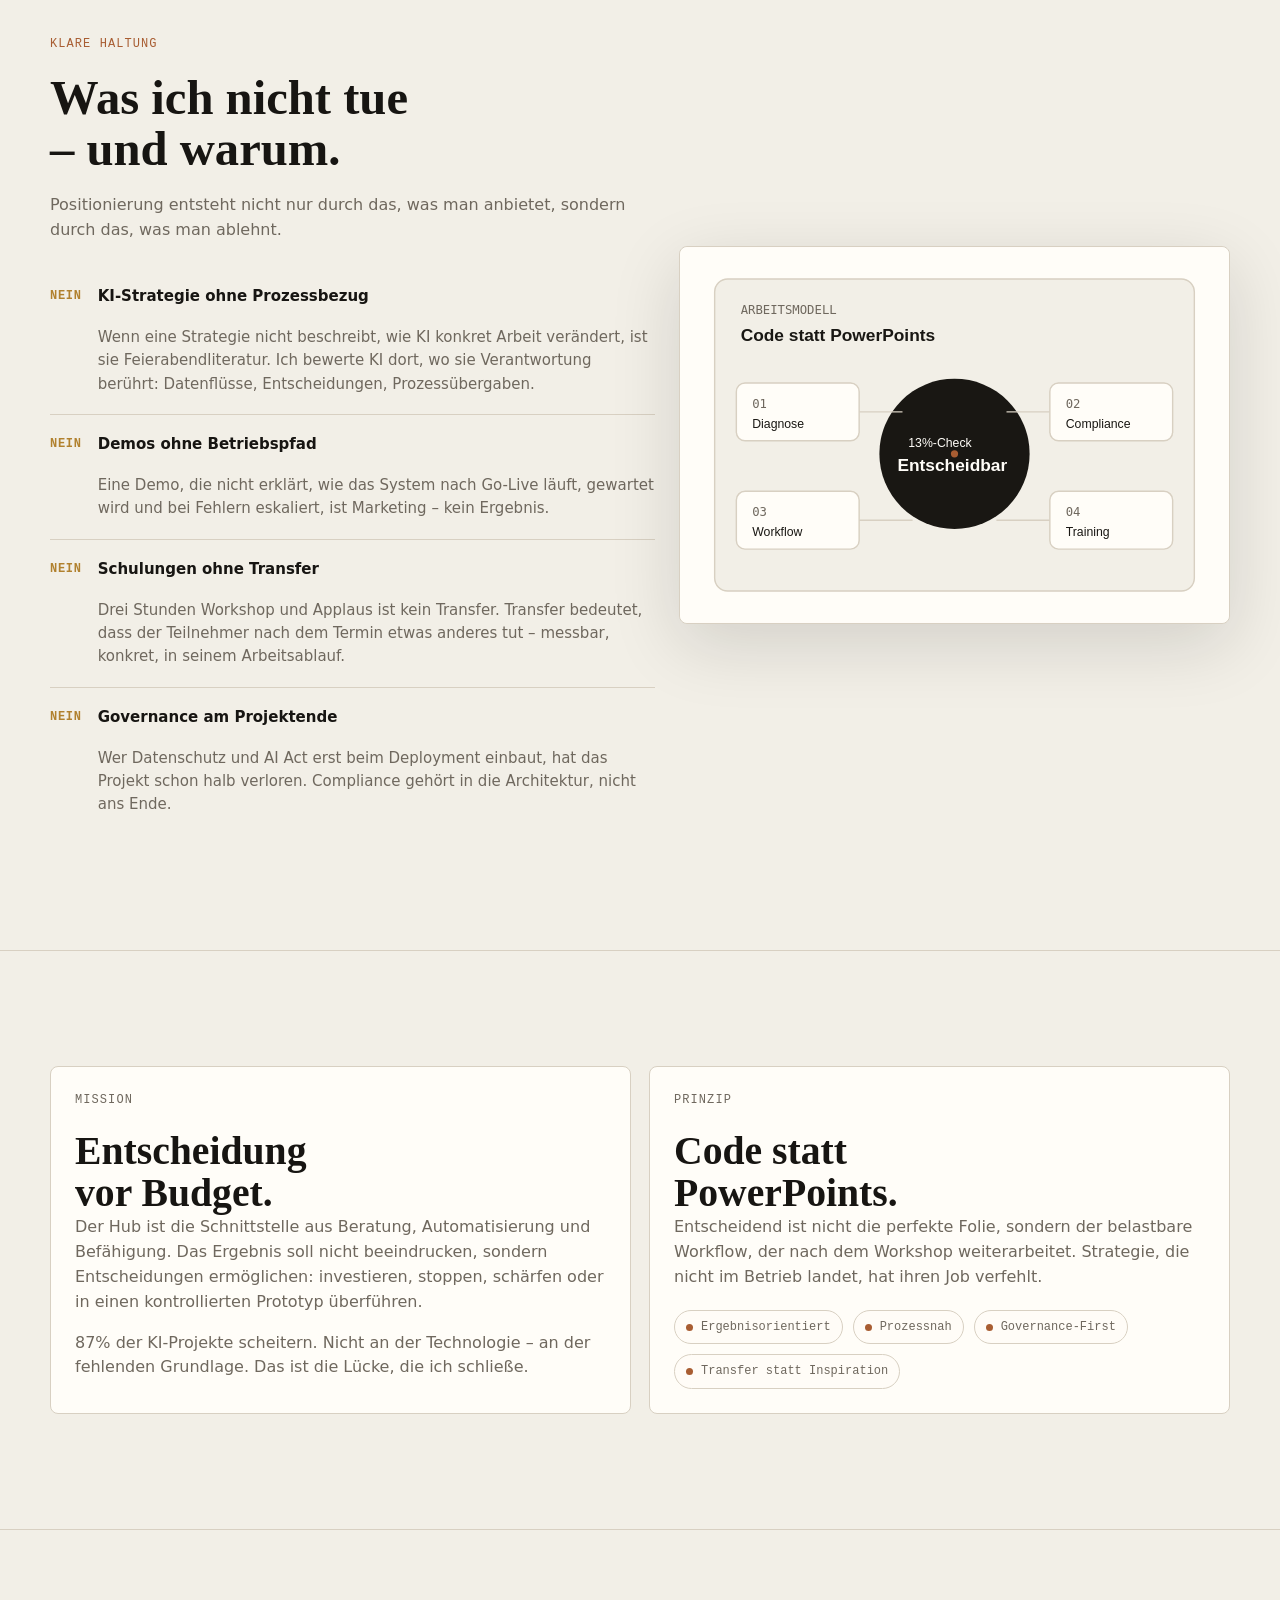
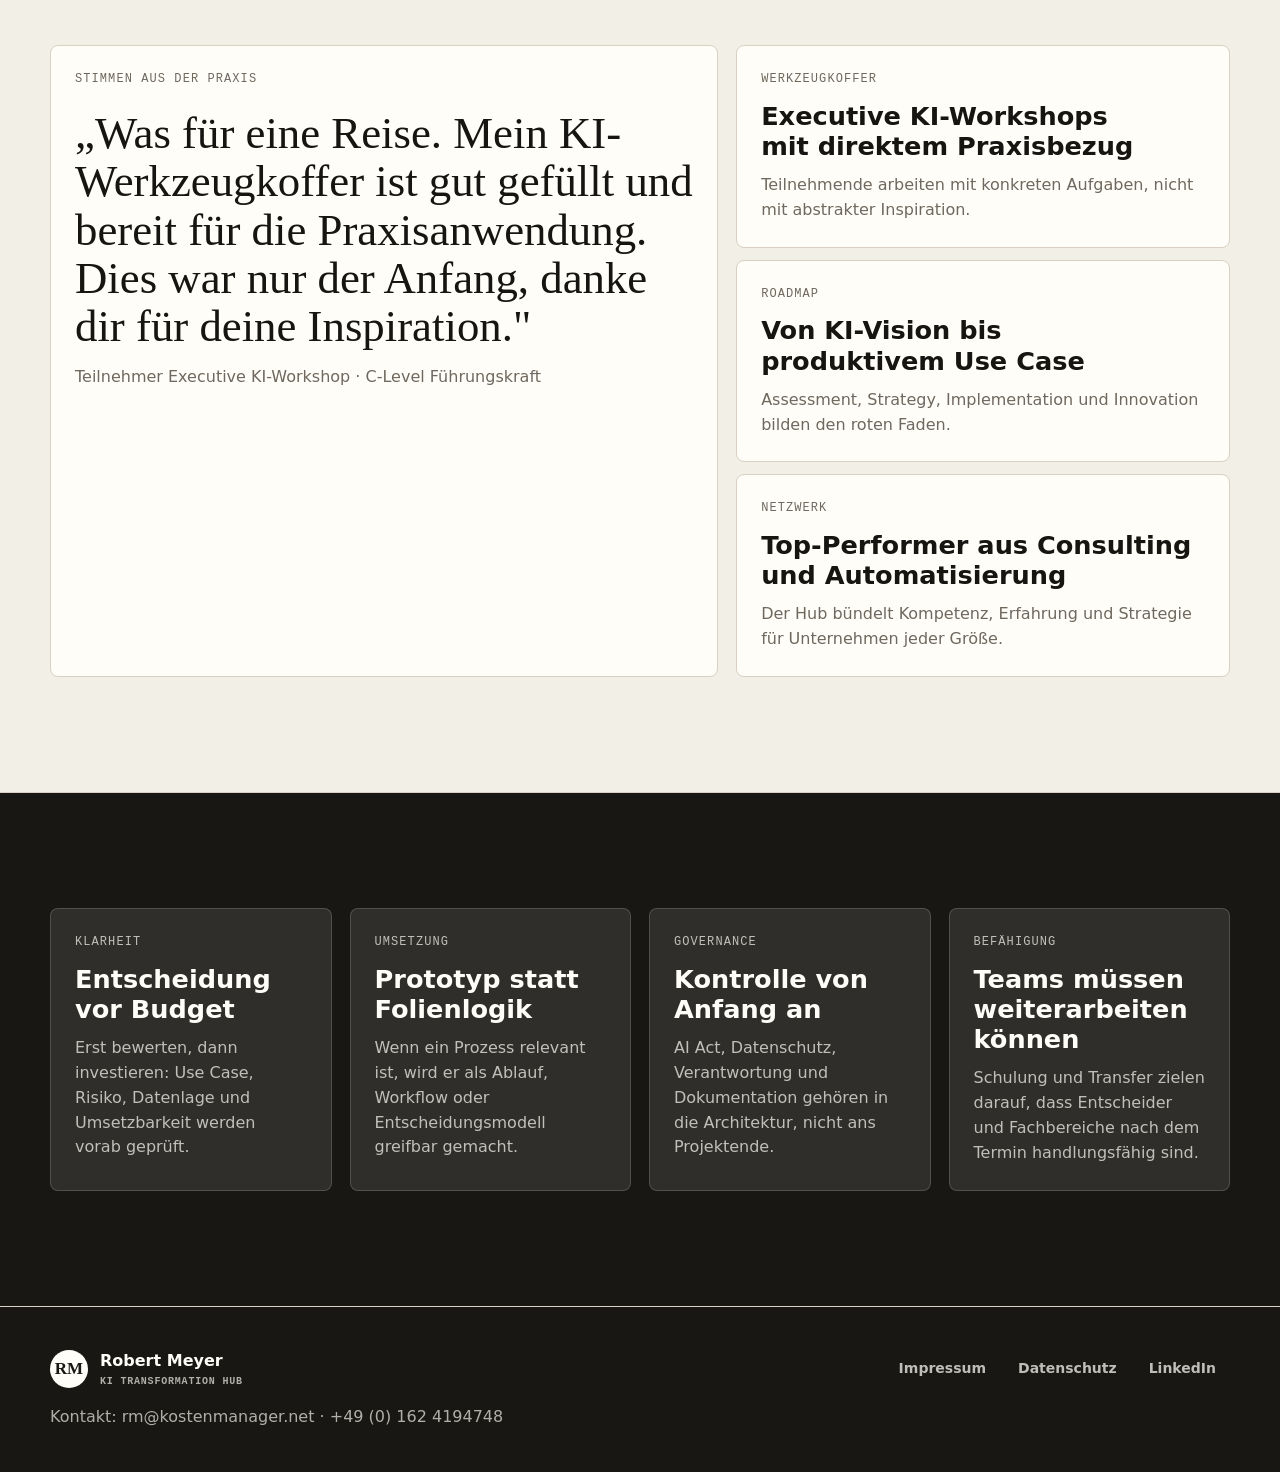
<file: about.html>
<!doctype html>
<html lang="de">
<head>
  <meta charset="utf-8">
  <meta name="viewport" content="width=device-width, initial-scale=1">
  <title>Profil - Robert Meyer</title>
  <meta name="description" content="Robert Meyer: KI-Consultant, AI-Act-Spezialist, Dozent und Autor. Code statt PowerPoints, 13%-Check und praxisnahe KI-Umsetzung.">
  <link rel="canonical" href="https://ai.rm-on.de/about.html">
  <link rel="icon" href="assets/favicon.svg" type="image/svg+xml">
  <link rel="stylesheet" href="styles.css">
  <style>
    .reject-list {
      display: grid;
      gap: 0;
      margin-top: 24px;
    }

    .reject-item {
      display: grid;
      grid-template-columns: auto 1fr;
      gap: 16px;
      align-items: start;
      padding: 18px 0;
      border-bottom: 1px solid var(--border);
    }

    .reject-item:last-child { border-bottom: 0; }

    .reject-label {
      font-family: var(--font-mono);
      font-size: 12px;
      font-weight: 700;
      color: var(--warning);
      text-transform: uppercase;
      letter-spacing: 0.06em;
      padding-top: 2px;
      white-space: nowrap;
    }

    .reject-item p {
      font-size: 15px;
      color: var(--muted);
    }

    .reject-item strong {
      display: block;
      font-size: 15px;
      color: var(--fg);
      margin-bottom: 4px;
    }

    .why-grid {
      display: grid;
      grid-template-columns: minmax(0, 0.9fr) minmax(320px, 1fr);
      gap: 24px;
      align-items: start;
    }

    .why-text {
      border: 1px solid var(--border);
      border-radius: var(--radius);
      background: var(--surface-strong);
      color: var(--surface);
      padding: clamp(28px, 4vw, 48px);
    }

    .why-text p {
      color: color-mix(in oklch, var(--surface) 75%, transparent);
      margin-top: 16px;
    }

    .why-text p + p { margin-top: 12px; }

    .why-text h2 {
      font-size: clamp(22px, 2.4vw, 32px);
      line-height: 1.18;
      margin-top: 14px;
    }

    /* === WIZARD STYLES === */
    .modal-wide { width: min(660px, 100%); }
    .wizard-steps { display: flex; align-items: center; gap: 8px; }
    .wiz-step {
      width: 30px; height: 30px; display: grid; place-items: center;
      border: 1px solid var(--border); border-radius: 50%;
      font-size: 13px; font-weight: 700; color: var(--muted);
      transition: background 200ms, border-color 200ms, color 200ms;
    }
    .wiz-step.active { background: var(--surface-strong); color: var(--surface); border-color: var(--surface-strong); }
    .wiz-divider { width: 28px; height: 1px; background: var(--border); }
    .service-choices { display: grid; grid-template-columns: 1fr 1fr; gap: 12px; margin-top: 22px; }
    .service-choice {
      display: grid; gap: 6px; text-align: left;
      border: 1px solid var(--border); border-radius: var(--radius);
      padding: 18px; background: var(--surface);
      transition: border-color 140ms, background 140ms;
    }
    .service-choice strong { font-size: 15px; }
    .service-choice span { color: var(--muted); font-size: 13px; line-height: 1.4; }
    .service-choice:hover { border-color: var(--fg); background: color-mix(in oklch, var(--accent) 5%, var(--surface)); }
    .service-choice.selected { border-color: var(--accent); background: color-mix(in oklch, var(--accent) 9%, var(--surface)); }
    .wiz-questions { display: grid; gap: 14px; margin-top: 20px; }
    .wiz-fieldset { border: 1px solid var(--border); border-radius: var(--radius); padding: 14px 16px; margin: 0; }
    .wiz-fieldset legend { font-size: 12px; font-weight: 700; color: var(--muted); text-transform: uppercase; letter-spacing: 0.06em; padding: 0 4px; }
    .radio-group { display: grid; gap: 8px; margin-top: 12px; }
    .radio-group label { display: flex; align-items: center; gap: 10px; font-size: 14px; cursor: pointer; }
    .wiz-nav { display: flex; gap: 10px; margin-top: 22px; justify-content: flex-end; }

    @media (max-width: 860px) {
      .why-grid { grid-template-columns: 1fr; }
    }

    @media (max-width: 640px) {
      .service-choices { grid-template-columns: 1fr; }
    }
    [data-testimonials] { display: grid; }
    [data-testimonial] { grid-column: 1; grid-row: 1; opacity: 0; transition: opacity 700ms ease; }
    [data-testimonial].active { opacity: 1; }
  </style>
  <script defer src="https://cv.rm-on.de/script.js" data-website-id="077fc84e-d4f1-4861-a26e-9604ad4954e3"></script>
</head>
<body>
  <header class="site-header">
    <div class="container nav-shell">
      <a class="brand" href="index.html"><span class="brand-mark">RM</span><span>Robert Meyer<small>KI Transformation Hub</small></span></a>
      <nav class="primary-nav" aria-label="Hauptnavigation">
        <a href="index.html">Start</a>
        <a href="services.html">Services</a>
        <a href="roadmap.html">Roadmap</a>
        <a href="about.html">Profil</a>
        <a href="oekosystem.html">Ökosystem</a>
        <a href="datenschutz.html">Datenschutz</a>
      </nav>
      <div class="nav-actions"><button class="btn btn-primary" type="button" data-open-contact>Erstgespräch</button><button class="menu-toggle" type="button" data-menu-toggle aria-label="Menü öffnen" aria-expanded="false">☰</button></div>
    </div>
  </header>

  <main>
    <!-- PORTRAIT HERO -->
    <section class="page-hero">
      <div class="container portrait-block">
        <figure class="portrait-card"><img src="assets/robert-meyer.jpg" alt="Robert Meyer"></figure>
        <div>
          <p class="eyebrow">Inhaber und KI-Consultant</p>
          <h1 class="profile-title">
            <span>Robert Meyer.</span>
            <span>KI-Berater, der</span>
            <span>liefert statt erklärt.</span>
          </h1>
          <p style="margin-top:22px">15 Jahre Erfahrung in IT, Projektmanagement und digitaler Transformation. Seit über zwei Jahren ausschließlich auf KI-Strategie, EU AI Act und Prozessautomatisierung spezialisiert. Nicht weil es gerade trendy ist – sondern weil ich gesehen habe, wie viel Budget in Vorhaben fließt, die nie den Betrieb erreichen.</p>
          <div class="cert-list">
            <span class="pill">KI-Experten Zertifizierung</span>
            <span class="pill">KI Manager Zertifizierung</span>
            <span class="pill">PRINCE2 zertifiziert</span>
            <span class="pill">Scrum Master</span>
            <span class="pill">Microsoft MCP/MCSE</span>
          </div>
        </div>
      </div>
    </section>

    <!-- WARUM ICH DAS TUE -->
    <section class="section section-tight">
      <div class="container why-grid">
        <div class="why-text">
          <p class="eyebrow">Warum ich das tue</p>
          <h2>Ich habe zu viele Folienpakete gesehen, die nie wirkten.</h2>
          <p>KI-Beratung ist ein überfüllter Markt. Jeder verspricht Transformation. Was ich erlebt habe: Strategie-Workshops, die Begeisterung erzeugen – und danach Stille. Kein Workflow, keine Governance, kein Kontrollpunkt.</p>
          <p>Das ist nicht Pech. Das ist Struktur. Wer Beratung als Paketlieferung versteht, baut keine Brücke zwischen Idee und Betrieb.</p>
          <p>Ich will diese Brücke bauen. Nicht für alle – sondern für Entscheider, die bereit sind, KI wirklich zu prüfen, bevor sie investieren.</p>
        </div>
        <div>
          <p class="eyebrow">Woran ich mich messen lasse</p>
          <h2 style="margin-top:10px">Nach der Beratung muss etwas Entscheidbares existieren.</h2>
          <p style="margin-top:16px;color:var(--muted)">Die Beratung ist dann gut, wenn sie Risiko senkt, Sprache klärt und den nächsten operativen Schritt sichtbar macht.</p>
          <div class="grid-2" style="margin-top:22px">
            <article class="card"><p class="kicker">01</p><h3>Entscheidungsbrief</h3><p>Klare Empfehlung für Geschäftsführung oder Verwaltung.</p></article>
            <article class="card"><p class="kicker">02</p><h3>Kontrollpunkte</h3><p>Dokumentierte Risiken, Verantwortlichkeiten und Datenfragen.</p></article>
            <article class="card"><p class="kicker">03</p><h3>Workflow-Logik</h3><p>Eine greifbare Prozessskizze statt abstrakter Strategietexte.</p></article>
            <article class="card"><p class="kicker">04</p><h3>Umsetzungsroute</h3><p>Ein 30/60/90-Tage-Plan, der nach dem Termin weiterarbeitet.</p></article>
          </div>
        </div>
      </div>
    </section>

    <!-- WAS ICH ABLEHNE -->
    <section class="section">
      <div class="container authority-strip">
        <div>
          <p class="eyebrow">Klare Haltung</p>
          <h2>Was ich nicht tue – und warum.</h2>
          <p style="margin-top:18px;color:var(--muted)">Positionierung entsteht nicht nur durch das, was man anbietet, sondern durch das, was man ablehnt.</p>
          <div class="reject-list">
            <div class="reject-item">
              <span class="reject-label">Nein</span>
              <div>
                <strong>KI-Strategie ohne Prozessbezug</strong>
                <p>Wenn eine Strategie nicht beschreibt, wie KI konkret Arbeit verändert, ist sie Feierabendliteratur. Ich bewerte KI dort, wo sie Verantwortung berührt: Datenflüsse, Entscheidungen, Prozessübergaben.</p>
              </div>
            </div>
            <div class="reject-item">
              <span class="reject-label">Nein</span>
              <div>
                <strong>Demos ohne Betriebspfad</strong>
                <p>Eine Demo, die nicht erklärt, wie das System nach Go-Live läuft, gewartet wird und bei Fehlern eskaliert, ist Marketing – kein Ergebnis.</p>
              </div>
            </div>
            <div class="reject-item">
              <span class="reject-label">Nein</span>
              <div>
                <strong>Schulungen ohne Transfer</strong>
                <p>Drei Stunden Workshop und Applaus ist kein Transfer. Transfer bedeutet, dass der Teilnehmer nach dem Termin etwas anderes tut – messbar, konkret, in seinem Arbeitsablauf.</p>
              </div>
            </div>
            <div class="reject-item">
              <span class="reject-label">Nein</span>
              <div>
                <strong>Governance am Projektende</strong>
                <p>Wer Datenschutz und AI Act erst beim Deployment einbaut, hat das Projekt schon halb verloren. Compliance gehört in die Architektur, nicht ans Ende.</p>
              </div>
            </div>
          </div>
        </div>
        <figure class="asset-panel">
          <img src="assets/visual-profile-proof.svg" alt="Arbeitsmodell Code statt PowerPoints mit Diagnose, Compliance, Workflow und Training">
        </figure>
      </div>
    </section>

    <!-- MISSION & PRINZIP -->
    <section class="section">
      <div class="container grid-2 profile-cards">
        <article class="card">
          <p class="eyebrow">Mission</p>
          <h2>Entscheidung vor Budget.</h2>
          <p>Der Hub ist die Schnittstelle aus Beratung, Automatisierung und Befähigung. Das Ergebnis soll nicht beeindrucken, sondern Entscheidungen ermöglichen: investieren, stoppen, schärfen oder in einen kontrollierten Prototyp überführen.</p>
          <p style="margin-top:16px">87% der KI-Projekte scheitern. Nicht an der Technologie – an der fehlenden Grundlage. Das ist die Lücke, die ich schließe.</p>
        </article>
        <article class="card">
          <p class="eyebrow">Prinzip</p>
          <h2>Code statt PowerPoints.</h2>
          <p>Entscheidend ist nicht die perfekte Folie, sondern der belastbare Workflow, der nach dem Workshop weiterarbeitet. Strategie, die nicht im Betrieb landet, hat ihren Job verfehlt.</p>
          <div class="status-strip" style="margin-top:20px">
            <span class="status-pill">Ergebnisorientiert</span>
            <span class="status-pill">Prozessnah</span>
            <span class="status-pill">Governance-First</span>
            <span class="status-pill">Transfer statt Inspiration</span>
          </div>
        </article>
      </div>
    </section>

    <!-- PROOF / TESTIMONIAL -->
    <section class="section">
      <div class="container proof-strip">
        <article class="card proof-quote">
          <div data-testimonials>
            <div data-testimonial class="active">
              <p class="eyebrow">Stimmen aus der Praxis</p>
              <blockquote>„Was für eine Reise. Mein KI-Werkzeugkoffer ist gut gefüllt und bereit für die Praxisanwendung. Dies war nur der Anfang, danke dir für deine Inspiration."</blockquote>
              <p class="muted" style="margin-top:14px">Teilnehmer Executive KI-Workshop · C-Level Führungskraft</p>
            </div>
            <div data-testimonial>
              <p class="eyebrow">Stimmen aus der Praxis</p>
              <blockquote>„Danke für die gemeinsame KI-Reise, die meinen Horizont so enorm erweitert hat! Die praktischen Anwendungen sind sofort umsetzbar."</blockquote>
              <p class="muted" style="margin-top:14px">C-Level Participant · Digitalisierungsverantwortlicher</p>
            </div>
            <div data-testimonial>
              <p class="eyebrow">Stimmen aus der Praxis</p>
              <blockquote>„Die KI-Strategieberatung hat uns geholfen, eine klare Roadmap zu entwickeln. Besonders wertvoll waren die branchenspezifischen Insights."</blockquote>
              <p class="muted" style="margin-top:14px">Geschäftsführer · Mittelständisches Unternehmen</p>
            </div>
          </div>
        </article>
        <div class="proof-points">
          <article class="card"><p class="kicker">Werkzeugkoffer</p><h3>Executive KI-Workshops mit direktem Praxisbezug</h3><p>Teilnehmende arbeiten mit konkreten Aufgaben, nicht mit abstrakter Inspiration.</p></article>
          <article class="card"><p class="kicker">Roadmap</p><h3>Von KI-Vision bis produktivem Use Case</h3><p>Assessment, Strategy, Implementation und Innovation bilden den roten Faden.</p></article>
          <article class="card"><p class="kicker">Netzwerk</p><h3>Top-Performer aus Consulting und Automatisierung</h3><p>Der Hub bündelt Kompetenz, Erfahrung und Strategie für Unternehmen jeder Größe.</p></article>
        </div>
      </div>
    </section>

    <!-- 4 SÄULEN -->
    <section class="section dark-band">
      <div class="container grid-4">
        <div class="card"><p class="kicker">Klarheit</p><h3>Entscheidung vor Budget</h3><p>Erst bewerten, dann investieren: Use Case, Risiko, Datenlage und Umsetzbarkeit werden vorab geprüft.</p></div>
        <div class="card"><p class="kicker">Umsetzung</p><h3>Prototyp statt Folienlogik</h3><p>Wenn ein Prozess relevant ist, wird er als Ablauf, Workflow oder Entscheidungsmodell greifbar gemacht.</p></div>
        <div class="card"><p class="kicker">Governance</p><h3>Kontrolle von Anfang an</h3><p>AI Act, Datenschutz, Verantwortung und Dokumentation gehören in die Architektur, nicht ans Projektende.</p></div>
        <div class="card"><p class="kicker">Befähigung</p><h3>Teams müssen weiterarbeiten können</h3><p>Schulung und Transfer zielen darauf, dass Entscheider und Fachbereiche nach dem Termin handlungsfähig sind.</p></div>
      </div>
    </section>
  </main>

  <footer class="site-footer"><div class="container footer-grid"><div><a class="brand" href="index.html"><span class="brand-mark">RM</span><span>Robert Meyer<small>KI Transformation Hub</small></span></a><p class="muted" style="margin-top:16px">Kontakt: rm@kostenmanager.net · +49 (0) 162 4194748</p></div><nav class="legal-nav" aria-label="Rechtliches"><a href="impressum.html">Impressum</a><a href="datenschutz.html">Datenschutz</a><a href="https://www.linkedin.com/in/robert-meyer-666b39315" target="_blank" rel="noopener">LinkedIn</a></nav></div></footer>

  <div class="modal-backdrop" data-contact-modal aria-hidden="true">
    <section class="modal modal-wide" role="dialog" aria-modal="true" aria-labelledby="contact-title">
      <div class="modal-head">
        <div class="wizard-steps" aria-label="Fortschritt">
          <span class="wiz-step active" data-step="1">1</span>
          <span class="wiz-divider"></span>
          <span class="wiz-step" data-step="2">2</span>
          <span class="wiz-divider"></span>
          <span class="wiz-step" data-step="3">3</span>
        </div>
        <button class="icon-button" type="button" data-close-contact aria-label="Dialog schließen">×</button>
      </div>
      <div data-wizard-step="1">
        <p class="eyebrow">Schritt 1 von 3</p>
        <h2 id="contact-title">Womit sollen wir starten?</h2>
        <div class="service-choices">
          <button class="service-choice" type="button" data-choice="13%-Check"><strong>13%-Check</strong><span>KI-Vorhaben prüfen, bevor Budget freigegeben wird</span></button>
          <button class="service-choice" type="button" data-choice="AI Act Risiko-Sprint"><strong>AI Act Risiko-Sprint</strong><span>Compliance-Status klären und Risiken dokumentieren</span></button>
          <button class="service-choice" type="button" data-choice="n8n Workflow-Prototyp"><strong>n8n Workflow-Prototyp</strong><span>Einen Prozess als echten Workflow testen</span></button>
          <button class="service-choice" type="button" data-choice="Executive KI-Schulung"><strong>Executive KI-Schulung</strong><span>Führungskräfte oder Teams befähigen</span></button>
        </div>
      </div>
      <div data-wizard-step="2" hidden>
        <p class="eyebrow">Schritt 2 von 3</p>
        <h2>Drei kurze Fragen.</h2>
        <div class="wiz-questions">
          <fieldset class="wiz-fieldset"><legend>Organisation</legend><div class="radio-group"><label><input type="radio" name="wiz-org" value="Unternehmen / Mittelstand"> Unternehmen / Mittelstand</label><label><input type="radio" name="wiz-org" value="Verwaltung / öffentliche Stelle"> Verwaltung / Öffentlicher Sektor</label><label><input type="radio" name="wiz-org" value="Beratung / Agentur"> Beratung / Agentur</label></div></fieldset>
          <fieldset class="wiz-fieldset"><legend>Aktueller KI-Status</legend><div class="radio-group"><label><input type="radio" name="wiz-status" value="Erste Ideen"> Erste Ideen, noch kein konkreter Plan</label><label><input type="radio" name="wiz-status" value="Pilot läuft oder geplant"> Pilot läuft oder konkret geplant</label><label><input type="radio" name="wiz-status" value="Tools im Einsatz, Governance offen"> Tools im Einsatz, Governance noch offen</label></div></fieldset>
          <fieldset class="wiz-fieldset"><legend>Größtes Risiko</legend><div class="radio-group"><label><input type="radio" name="wiz-risk" value="Budget ohne Wirkung"> Budget ohne nachweisbare Wirkung</label><label><input type="radio" name="wiz-risk" value="Datenschutz / AI Act"> Datenschutz oder AI Act Compliance</label><label><input type="radio" name="wiz-risk" value="Akzeptanz im Team"> Akzeptanz im Team</label><label><input type="radio" name="wiz-risk" value="Technische Umsetzung"> Technische Umsetzung</label></div></fieldset>
        </div>
        <div class="wiz-nav"><button class="btn" type="button" data-wizard-back>Zurück</button><button class="btn btn-primary" type="button" data-wizard-next>Weiter</button></div>
      </div>
      <div data-wizard-step="3" hidden>
        <p class="eyebrow">Schritt 3 von 3</p>
        <h2>Kontaktdaten.</h2>
        <form data-contact-form>
          <input type="hidden" name="topic">
          <input type="hidden" name="companyType">
          <input type="hidden" name="aiStatus">
          <input type="hidden" name="biggestRisk">
          <div class="field"><label for="name">Name</label><input id="name" name="name" autocomplete="name" required></div>
          <div class="field"><label for="email">E-Mail</label><input id="email" name="email" type="email" autocomplete="email" required aria-describedby="form-status"></div>
          <div class="field"><label for="phone">Telefon</label><input id="phone" name="phone" autocomplete="tel"></div>
          <div class="field"><label for="appointment">Wunschtermin</label><input id="appointment" name="appointment" placeholder="z.B. Dienstagvormittag"></div>
          <div class="field"><label for="message">Kurzbeschreibung</label><textarea id="message" name="message" rows="3"></textarea></div>
          <div class="wiz-nav"><button class="btn" type="button" data-wizard-back>Zurück</button><button class="btn btn-primary" type="submit">Anfrage senden</button></div>
          <p id="form-status" data-form-status class="muted" style="margin-top:14px">Alternativ: rm@kostenmanager.net · +49 (0) 162 4194748</p>
        </form>
      </div>
    </section>
  </div>

  <script src="app.js"></script>
</body>
</html>
</file>
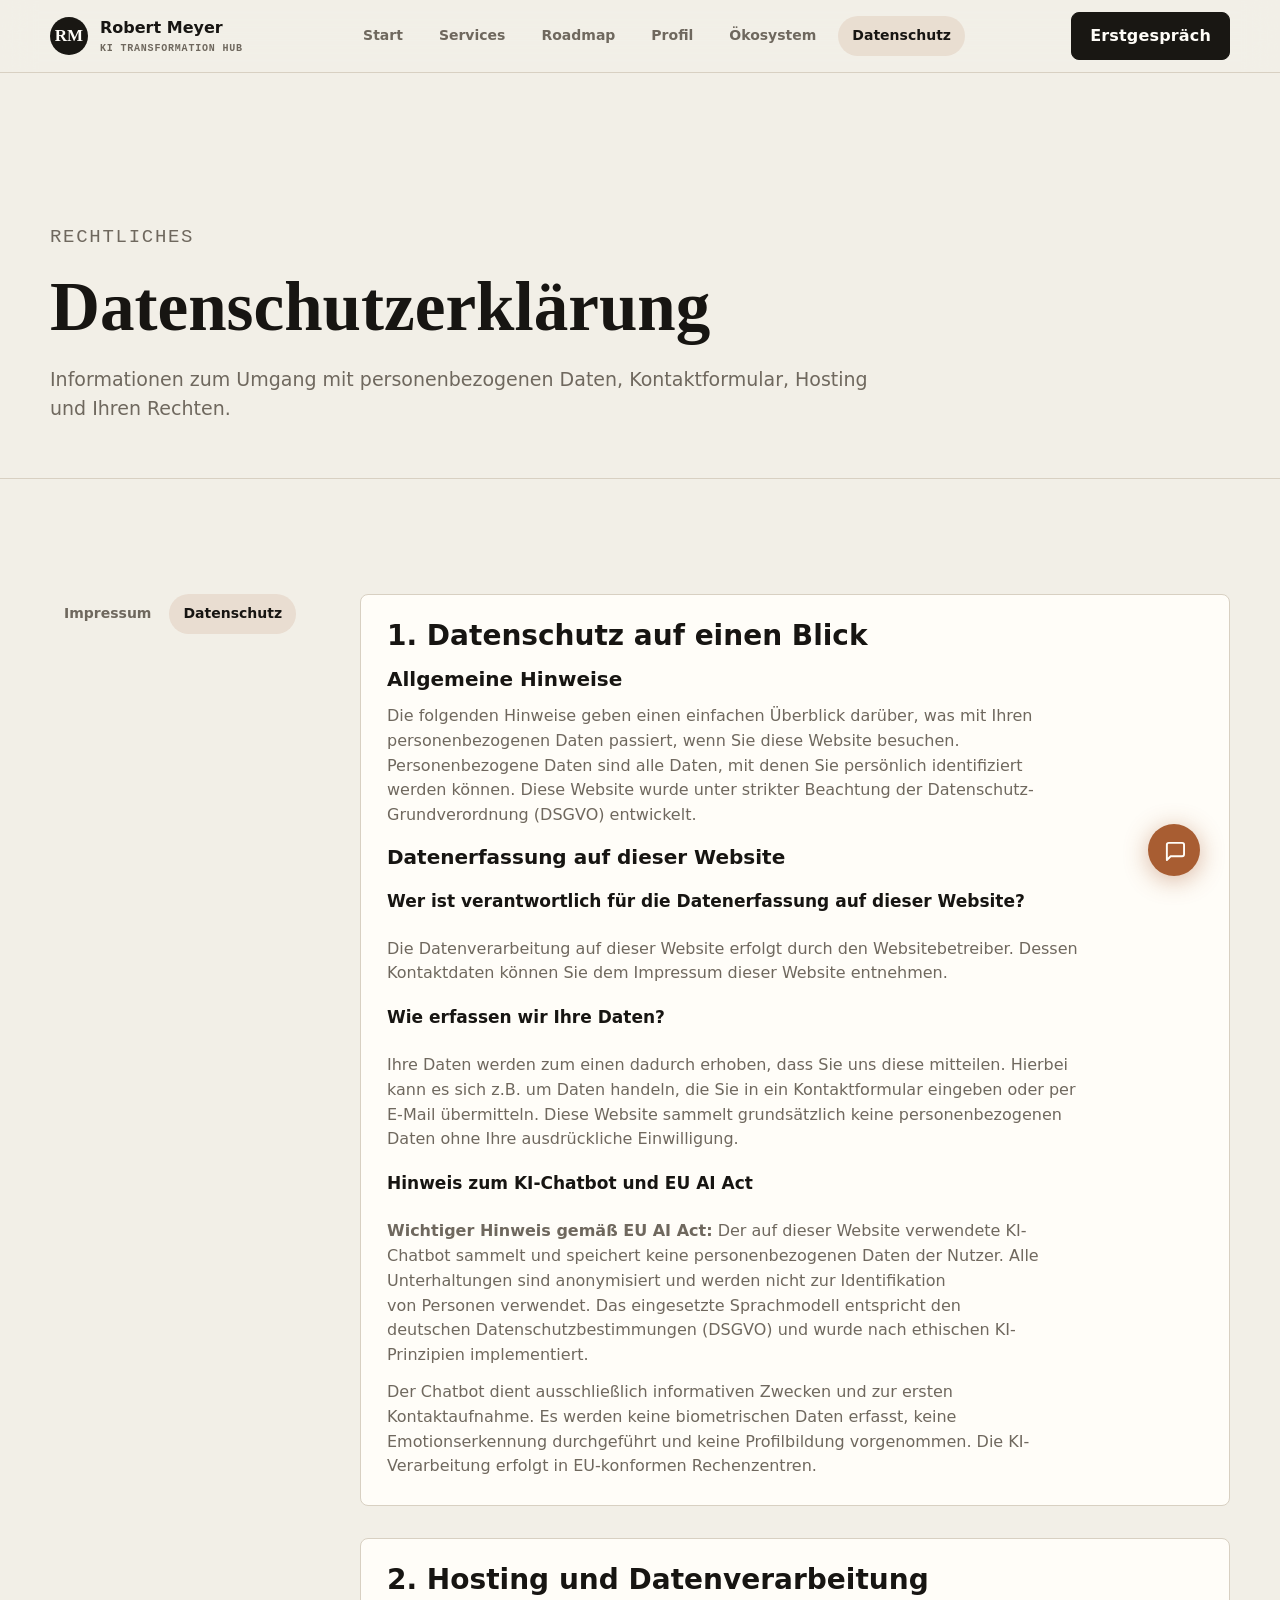
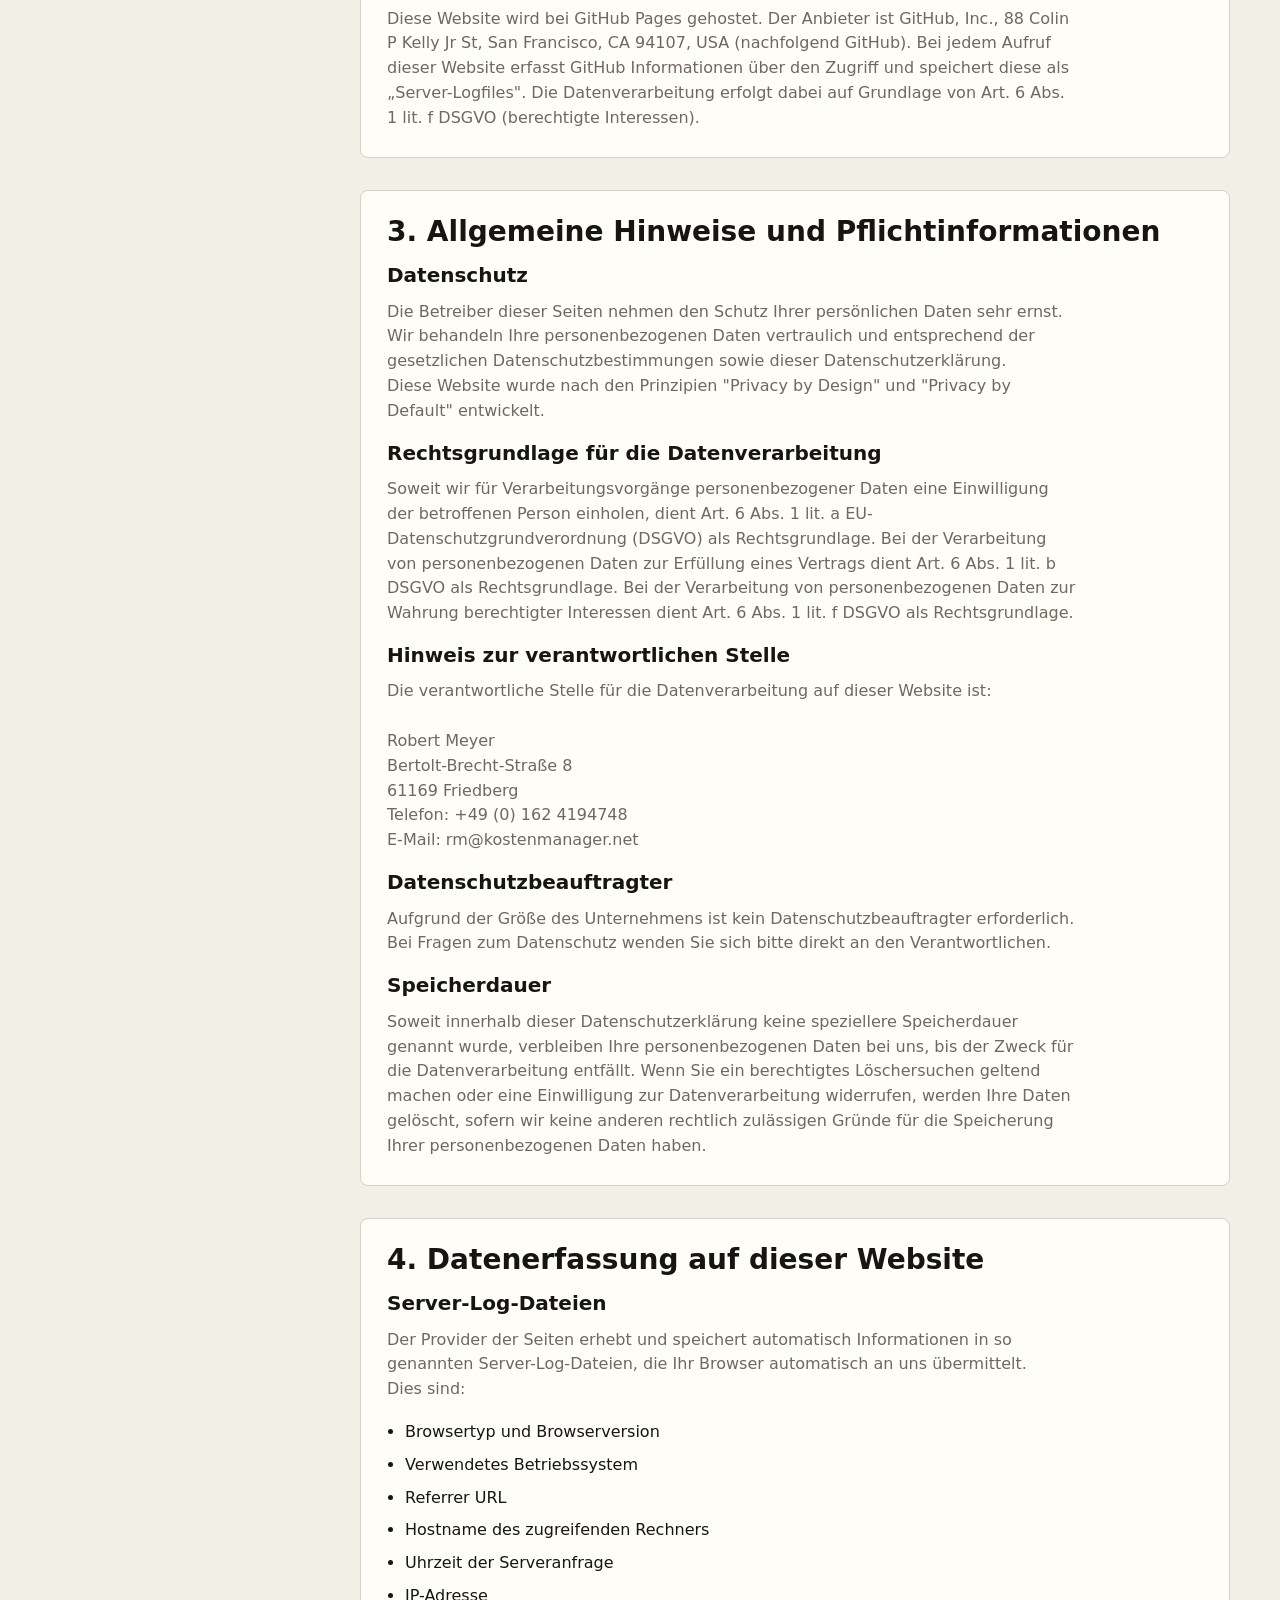
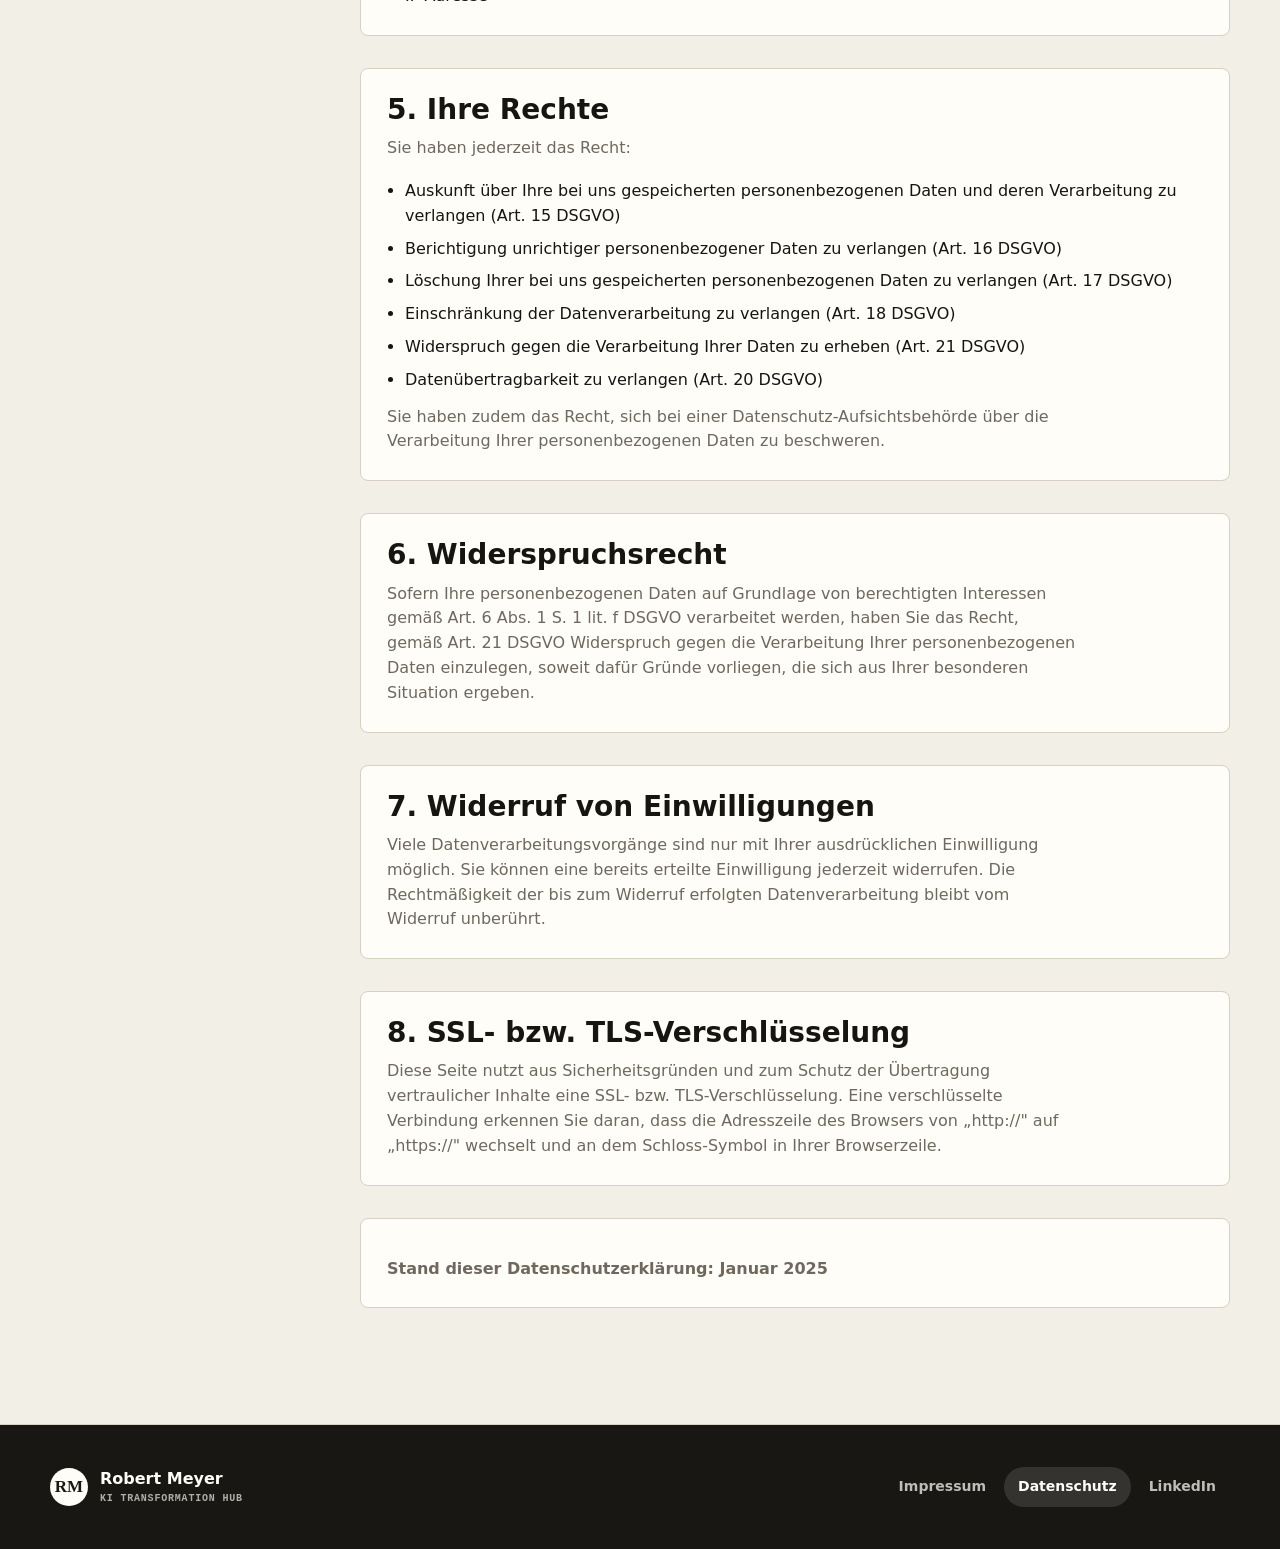
<file: datenschutz.html>
<!doctype html>
<html lang="de">
<head>
  <meta charset="utf-8">
  <meta name="viewport" content="width=device-width, initial-scale=1">
  <title>Datenschutzerklärung - Robert Meyer</title>
  <meta name="description" content="Datenschutzerklärung der Website von Robert Meyer.">
  <link rel="icon" href="assets/favicon.svg" type="image/svg+xml">
  <link rel="stylesheet" href="styles.css">
  <script defer src="https://cv.rm-on.de/script.js" data-website-id="077fc84e-d4f1-4861-a26e-9604ad4954e3"></script>
</head>
<body>
  <header class="site-header">
    <div class="container nav-shell">
      <a class="brand" href="index.html"><span class="brand-mark">RM</span><span>Robert Meyer<small>KI Transformation Hub</small></span></a>
      <nav class="primary-nav" aria-label="Hauptnavigation"><a href="index.html">Start</a><a href="services.html">Services</a><a href="roadmap.html">Roadmap</a><a href="about.html">Profil</a><div class="ecosystem"><button class="ecosystem-trigger" type="button" aria-haspopup="true">Ökosystem</button><div class="ecosystem-panel"><a href="https://ki-fachbuecher.de" target="_blank" rel="noopener"><strong>KI-Fachbücher</strong><span>Fachbücher und Neuerscheinungen</span></a><a href="https://ki-anonymisierer.de" target="_blank" rel="noopener"><strong>KI-Anonymisierer</strong><span>Datenschutzorientierte Textanonymisierung</span></a><a href="https://ki-notch.de" target="_blank" rel="noopener"><strong>KI Notch</strong><span>App und Produktivitätstool</span></a><a href="https://strata-app.de" target="_blank" rel="noopener"><strong>Strata App</strong><span>iOS-Zugriff auf Apple Health Daten</span></a><a href="https://gpt-vault.de" target="_blank" rel="noopener"><strong>GPT Vault</strong><span>Prompt- und GPT-Verwaltung</span></a><a href="https://gpt-vault.de/promptpilot" target="_blank" rel="noopener"><strong>PromptPilot</strong><span>Prompt-Arbeit als eigener Workflow</span></a><a href="https://ki-fachbuecher.de/ki-kluft/" target="_blank" rel="noopener"><strong>KI-Kluft</strong><span>KI-Kompetenzlücken gezielt nutzen</span></a><a href="https://ki-fachbuecher.de/verwaltung/" target="_blank" rel="noopener"><strong>KI für Verwaltungen</strong><span>Beratung und Schulung für öffentliche Verwaltungen</span></a></div></div><a href="datenschutz.html">Datenschutz</a></nav>
      <div class="nav-actions"><button class="btn btn-primary" type="button" data-open-contact>Erstgespräch</button><button class="menu-toggle" type="button" data-menu-toggle aria-label="Menü öffnen" aria-expanded="false">☰</button></div>
    </div>
  </header>
  <main>
    <section class="page-hero">
      <div class="container">
        <p class="eyebrow">Rechtliches</p>
        <h1 class="legal-title">Datenschutzerklärung</h1>
        <p>Informationen zum Umgang mit personenbezogenen Daten, Kontaktformular, Hosting und Ihren Rechten.</p>
      </div>
    </section>
    <section class="section">
      <div class="container legal-layout">
        <aside class="legal-sidebar">
          <nav class="legal-nav" aria-label="Rechtliche Seiten">
            <a href="impressum.html">Impressum</a>
            <a href="datenschutz.html">Datenschutz</a>
          </nav>
        </aside>
        <div class="legal-content">
          <section>
            <h2>1. Datenschutz auf einen Blick</h2>
            <h3>Allgemeine Hinweise</h3>
            <p>Die folgenden Hinweise geben einen einfachen Überblick darüber, was mit Ihren personenbezogenen Daten passiert, wenn Sie diese Website besuchen. Personenbezogene Daten sind alle Daten, mit denen Sie persönlich identifiziert werden können. Diese Website wurde unter strikter Beachtung der Datenschutz-Grundverordnung (DSGVO) entwickelt.</p>
            <h3>Datenerfassung auf dieser Website</h3>
            <h4>Wer ist verantwortlich für die Datenerfassung auf dieser Website?</h4>
            <p>Die Datenverarbeitung auf dieser Website erfolgt durch den Websitebetreiber. Dessen Kontaktdaten können Sie dem Impressum dieser Website entnehmen.</p>
            <h4>Wie erfassen wir Ihre Daten?</h4>
            <p>Ihre Daten werden zum einen dadurch erhoben, dass Sie uns diese mitteilen. Hierbei kann es sich z.B. um Daten handeln, die Sie in ein Kontaktformular eingeben oder per E-Mail übermitteln. Diese Website sammelt grundsätzlich keine personenbezogenen Daten ohne Ihre ausdrückliche Einwilligung.</p>
            <h4>Hinweis zum KI-Chatbot und EU AI Act</h4>
            <p><strong>Wichtiger Hinweis gemäß EU AI Act:</strong> Der auf dieser Website verwendete KI-Chatbot sammelt und speichert keine personenbezogenen Daten der Nutzer. Alle Unterhaltungen sind anonymisiert und werden nicht zur Identifikation von Personen verwendet. Das eingesetzte Sprachmodell entspricht den deutschen Datenschutzbestimmungen (DSGVO) und wurde nach ethischen KI-Prinzipien implementiert.</p>
            <p>Der Chatbot dient ausschließlich informativen Zwecken und zur ersten Kontaktaufnahme. Es werden keine biometrischen Daten erfasst, keine Emotionserkennung durchgeführt und keine Profilbildung vorgenommen. Die KI-Verarbeitung erfolgt in EU-konformen Rechenzentren.</p>
          </section>

          <section>
            <h2>2. Hosting und Datenverarbeitung</h2>
            <p>Diese Website wird bei GitHub Pages gehostet. Der Anbieter ist GitHub, Inc., 88 Colin P Kelly Jr St, San Francisco, CA 94107, USA (nachfolgend GitHub). Bei jedem Aufruf dieser Website erfasst GitHub Informationen über den Zugriff und speichert diese als „Server-Logfiles". Die Datenverarbeitung erfolgt dabei auf Grundlage von Art. 6 Abs. 1 lit. f DSGVO (berechtigte Interessen).</p>
          </section>

          <section>
            <h2>3. Allgemeine Hinweise und Pflichtinformationen</h2>
            <h3>Datenschutz</h3>
            <p>Die Betreiber dieser Seiten nehmen den Schutz Ihrer persönlichen Daten sehr ernst. Wir behandeln Ihre personenbezogenen Daten vertraulich und entsprechend der gesetzlichen Datenschutzbestimmungen sowie dieser Datenschutzerklärung. Diese Website wurde nach den Prinzipien "Privacy by Design" und "Privacy by Default" entwickelt.</p>
            <h3>Rechtsgrundlage für die Datenverarbeitung</h3>
            <p>Soweit wir für Verarbeitungsvorgänge personenbezogener Daten eine Einwilligung der betroffenen Person einholen, dient Art. 6 Abs. 1 lit. a EU-Datenschutzgrundverordnung (DSGVO) als Rechtsgrundlage. Bei der Verarbeitung von personenbezogenen Daten zur Erfüllung eines Vertrags dient Art. 6 Abs. 1 lit. b DSGVO als Rechtsgrundlage. Bei der Verarbeitung von personenbezogenen Daten zur Wahrung berechtigter Interessen dient Art. 6 Abs. 1 lit. f DSGVO als Rechtsgrundlage.</p>
            <h3>Hinweis zur verantwortlichen Stelle</h3>
            <p>Die verantwortliche Stelle für die Datenverarbeitung auf dieser Website ist:<br><br>Robert Meyer<br>Bertolt-Brecht-Straße 8<br>61169 Friedberg<br>Telefon: +49 (0) 162 4194748<br>E-Mail: rm@kostenmanager.net</p>
            <h3>Datenschutzbeauftragter</h3>
            <p>Aufgrund der Größe des Unternehmens ist kein Datenschutzbeauftragter erforderlich. Bei Fragen zum Datenschutz wenden Sie sich bitte direkt an den Verantwortlichen.</p>
            <h3>Speicherdauer</h3>
            <p>Soweit innerhalb dieser Datenschutzerklärung keine speziellere Speicherdauer genannt wurde, verbleiben Ihre personenbezogenen Daten bei uns, bis der Zweck für die Datenverarbeitung entfällt. Wenn Sie ein berechtigtes Löschersuchen geltend machen oder eine Einwilligung zur Datenverarbeitung widerrufen, werden Ihre Daten gelöscht, sofern wir keine anderen rechtlich zulässigen Gründe für die Speicherung Ihrer personenbezogenen Daten haben.</p>
          </section>

          <section>
            <h2>4. Datenerfassung auf dieser Website</h2>
            <h3>Server-Log-Dateien</h3>
            <p>Der Provider der Seiten erhebt und speichert automatisch Informationen in so genannten Server-Log-Dateien, die Ihr Browser automatisch an uns übermittelt. Dies sind:</p>
            <ul>
              <li>Browsertyp und Browserversion</li>
              <li>Verwendetes Betriebssystem</li>
              <li>Referrer URL</li>
              <li>Hostname des zugreifenden Rechners</li>
              <li>Uhrzeit der Serveranfrage</li>
              <li>IP-Adresse</li>
            </ul>
          </section>

          <section>
            <h2>5. Ihre Rechte</h2>
            <p>Sie haben jederzeit das Recht:</p>
            <ul>
              <li>Auskunft über Ihre bei uns gespeicherten personenbezogenen Daten und deren Verarbeitung zu verlangen (Art. 15 DSGVO)</li>
              <li>Berichtigung unrichtiger personenbezogener Daten zu verlangen (Art. 16 DSGVO)</li>
              <li>Löschung Ihrer bei uns gespeicherten personenbezogenen Daten zu verlangen (Art. 17 DSGVO)</li>
              <li>Einschränkung der Datenverarbeitung zu verlangen (Art. 18 DSGVO)</li>
              <li>Widerspruch gegen die Verarbeitung Ihrer Daten zu erheben (Art. 21 DSGVO)</li>
              <li>Datenübertragbarkeit zu verlangen (Art. 20 DSGVO)</li>
            </ul>
            <p>Sie haben zudem das Recht, sich bei einer Datenschutz-Aufsichtsbehörde über die Verarbeitung Ihrer personenbezogenen Daten zu beschweren.</p>
          </section>

          <section>
            <h2>6. Widerspruchsrecht</h2>
            <p>Sofern Ihre personenbezogenen Daten auf Grundlage von berechtigten Interessen gemäß Art. 6 Abs. 1 S. 1 lit. f DSGVO verarbeitet werden, haben Sie das Recht, gemäß Art. 21 DSGVO Widerspruch gegen die Verarbeitung Ihrer personenbezogenen Daten einzulegen, soweit dafür Gründe vorliegen, die sich aus Ihrer besonderen Situation ergeben.</p>
          </section>

          <section>
            <h2>7. Widerruf von Einwilligungen</h2>
            <p>Viele Datenverarbeitungsvorgänge sind nur mit Ihrer ausdrücklichen Einwilligung möglich. Sie können eine bereits erteilte Einwilligung jederzeit widerrufen. Die Rechtmäßigkeit der bis zum Widerruf erfolgten Datenverarbeitung bleibt vom Widerruf unberührt.</p>
          </section>

          <section>
            <h2>8. SSL- bzw. TLS-Verschlüsselung</h2>
            <p>Diese Seite nutzt aus Sicherheitsgründen und zum Schutz der Übertragung vertraulicher Inhalte eine SSL- bzw. TLS-Verschlüsselung. Eine verschlüsselte Verbindung erkennen Sie daran, dass die Adresszeile des Browsers von „http://" auf „https://" wechselt und an dem Schloss-Symbol in Ihrer Browserzeile.</p>
          </section>

          <section>
            <p><strong>Stand dieser Datenschutzerklärung: Januar 2025</strong></p>
          </section>
        </div>
      </div>
    </section>
  </main>
  <footer class="site-footer"><div class="container footer-grid"><div><a class="brand" href="index.html"><span class="brand-mark">RM</span><span>Robert Meyer<small>KI Transformation Hub</small></span></a></div><nav class="legal-nav" aria-label="Rechtliches"><a href="impressum.html">Impressum</a><a href="datenschutz.html">Datenschutz</a><a href="https://www.linkedin.com/in/robert-meyer-666b39315" target="_blank" rel="noopener">LinkedIn</a></nav></div></footer>
  <script src="app.js"></script>
</body>
</html>
</file>
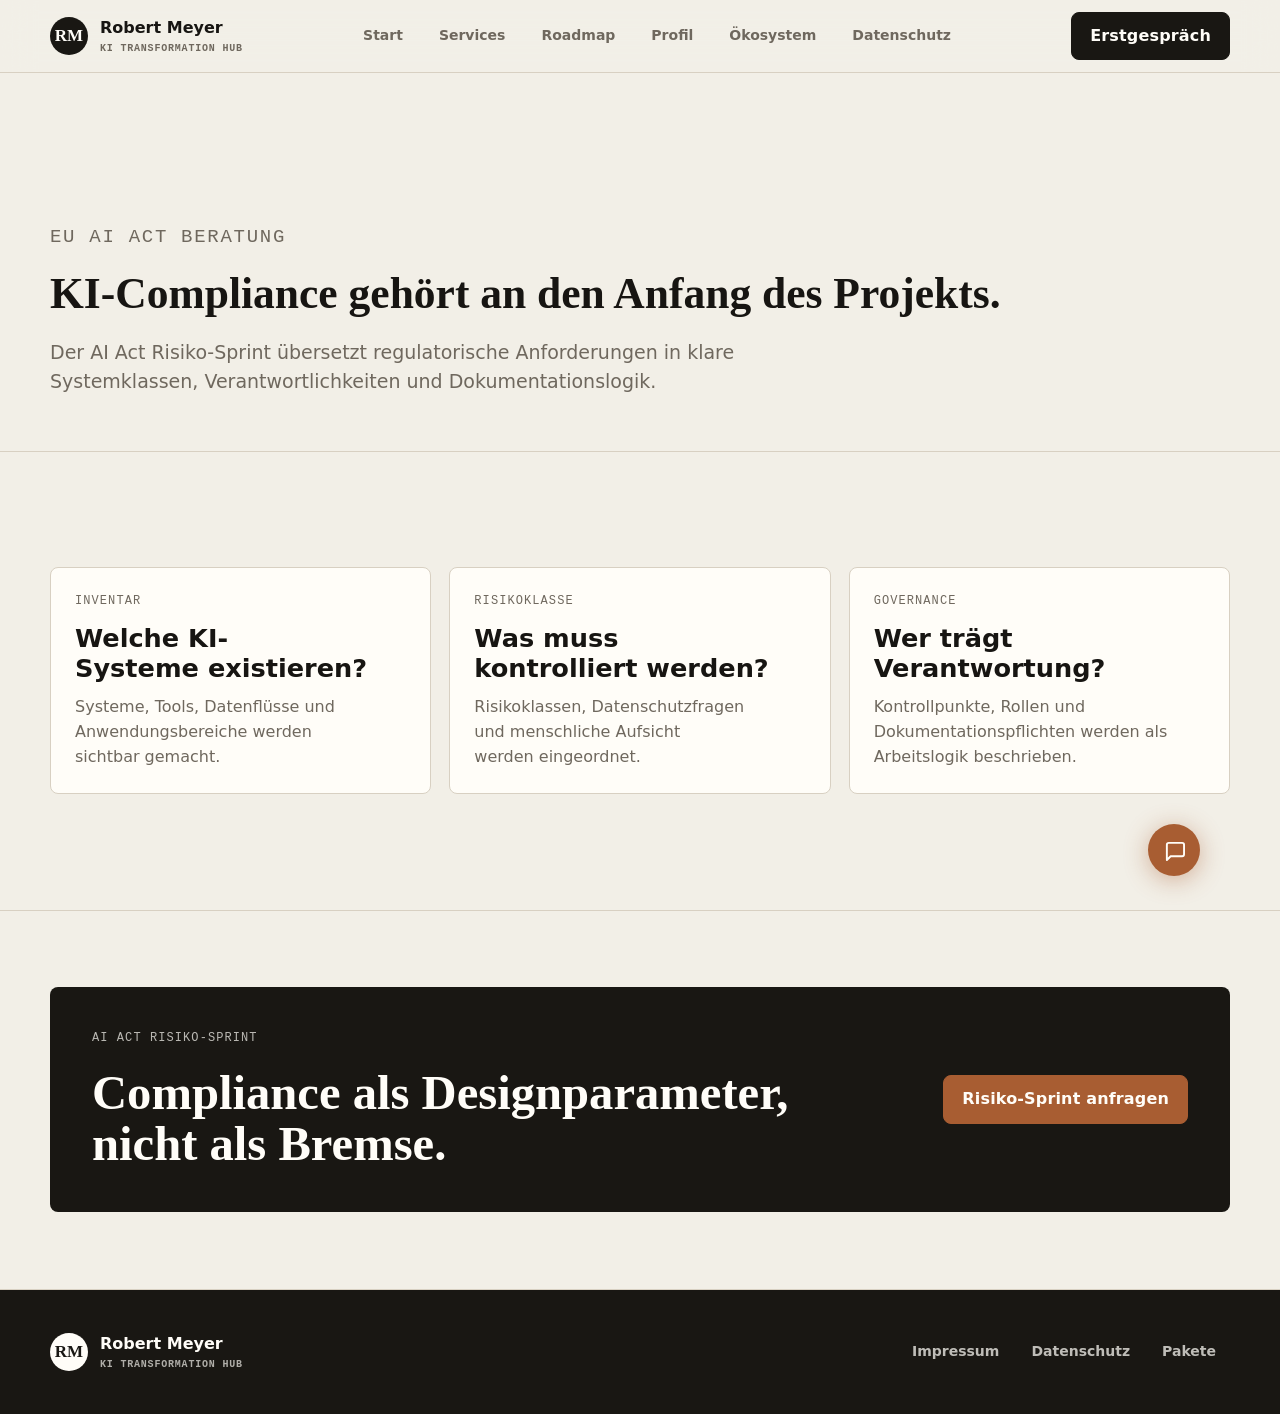
<file: eu-ai-act-beratung.html>
<!doctype html>
<html lang="de">
<head>
  <meta charset="utf-8">
  <meta name="viewport" content="width=device-width, initial-scale=1">
  <title>EU AI Act Beratung - Risiko-Sprint für KI-Systeme</title>
  <meta name="description" content="EU AI Act Beratung für Unternehmen und Verwaltungen: Risikoklassifizierung, Governance, Dokumentation und klare Kontrollpunkte für KI-Systeme.">
  <link rel="canonical" href="https://ai.rm-on.de/eu-ai-act-beratung.html">
  <link rel="icon" href="assets/favicon.svg" type="image/svg+xml">
  <link rel="stylesheet" href="styles.css">
  <style>
    .modal-wide{width:min(660px,100%)}
    .wizard-steps{display:flex;align-items:center;gap:8px}
    .wiz-step{width:30px;height:30px;display:grid;place-items:center;border:1px solid var(--border);border-radius:50%;font-size:13px;font-weight:700;color:var(--muted);transition:background 200ms,border-color 200ms,color 200ms}
    .wiz-step.active{background:var(--surface-strong);color:var(--surface);border-color:var(--surface-strong)}
    .wiz-divider{width:28px;height:1px;background:var(--border)}
    .service-choices{display:grid;grid-template-columns:1fr 1fr;gap:12px;margin-top:22px}
    .service-choice{display:grid;gap:6px;text-align:left;border:1px solid var(--border);border-radius:var(--radius);padding:18px;background:var(--surface);transition:border-color 140ms,background 140ms}
    .service-choice strong{font-size:15px}
    .service-choice span{color:var(--muted);font-size:13px;line-height:1.4}
    .service-choice:hover{border-color:var(--fg);background:color-mix(in oklch,var(--accent) 5%,var(--surface))}
    .service-choice.selected{border-color:var(--accent);background:color-mix(in oklch,var(--accent) 9%,var(--surface))}
    .wiz-questions{display:grid;gap:14px;margin-top:20px}
    .wiz-fieldset{border:1px solid var(--border);border-radius:var(--radius);padding:14px 16px;margin:0}
    .wiz-fieldset legend{font-size:12px;font-weight:700;color:var(--muted);text-transform:uppercase;letter-spacing:.06em;padding:0 4px}
    .radio-group{display:grid;gap:8px;margin-top:12px}
    .radio-group label{display:flex;align-items:center;gap:10px;font-size:14px;cursor:pointer}
    .wiz-nav{display:flex;gap:10px;margin-top:22px;justify-content:flex-end}
    @media(max-width:440px){.service-choices{grid-template-columns:1fr}}
    .page-hero h1 {
      font-size: clamp(30px, 3.4vw, 50px);
      max-width: none;
      overflow-wrap: normal;
      word-break: normal;
      hyphens: none;
    }
  </style>
  <script defer src="https://cv.rm-on.de/script.js" data-website-id="077fc84e-d4f1-4861-a26e-9604ad4954e3"></script>
</head>
<body>
  <header class="site-header"><div class="container nav-shell"><a class="brand" href="index.html"><span class="brand-mark">RM</span><span>Robert Meyer<small>KI Transformation Hub</small></span></a><nav class="primary-nav" aria-label="Hauptnavigation"><a href="index.html">Start</a><a href="services.html">Services</a><a href="roadmap.html">Roadmap</a><a href="about.html">Profil</a><a href="oekosystem.html">Ökosystem</a><a href="datenschutz.html">Datenschutz</a></nav><div class="nav-actions"><button class="btn btn-primary" type="button" data-open-contact>Erstgespräch</button><button class="menu-toggle" type="button" data-menu-toggle aria-label="Menü öffnen" aria-expanded="false">☰</button></div></div></header>
  <main>
    <section class="page-hero"><div class="container"><p class="eyebrow">EU AI Act Beratung</p><h1>KI-Compliance gehört an den Anfang des Projekts.</h1><p>Der AI Act Risiko-Sprint übersetzt regulatorische Anforderungen in klare Systemklassen, Verantwortlichkeiten und Dokumentationslogik.</p></div></section>
    <section class="section"><div class="container grid-3"><article class="card"><p class="kicker">Inventar</p><h3>Welche KI-Systeme existieren?</h3><p>Systeme, Tools, Datenflüsse und Anwendungsbereiche werden sichtbar gemacht.</p></article><article class="card"><p class="kicker">Risikoklasse</p><h3>Was muss kontrolliert werden?</h3><p>Risikoklassen, Datenschutzfragen und menschliche Aufsicht werden eingeordnet.</p></article><article class="card"><p class="kicker">Governance</p><h3>Wer trägt Verantwortung?</h3><p>Kontrollpunkte, Rollen und Dokumentationspflichten werden als Arbeitslogik beschrieben.</p></article></div></section>
    <section class="section section-tight"><div class="container cta-band"><div><p class="eyebrow">AI Act Risiko-Sprint</p><h2>Compliance als Designparameter, nicht als Bremse.</h2></div><button class="btn btn-accent" type="button" data-open-contact data-contact-topic="AI Act Risiko-Sprint">Risiko-Sprint anfragen</button></div></section>
  </main>
  <footer class="site-footer"><div class="container footer-grid"><div><a class="brand" href="index.html"><span class="brand-mark">RM</span><span>Robert Meyer<small>KI Transformation Hub</small></span></a></div><nav class="legal-nav" aria-label="Rechtliches"><a href="impressum.html">Impressum</a><a href="datenschutz.html">Datenschutz</a><a href="services.html#pakete">Pakete</a></nav></div></footer>
  <div class="modal-backdrop" data-contact-modal aria-hidden="true"><section class="modal modal-wide" role="dialog" aria-modal="true" aria-labelledby="contact-title"><div class="modal-head"><div class="wizard-steps" aria-label="Fortschritt"><span class="wiz-step active" data-step="1">1</span><span class="wiz-divider"></span><span class="wiz-step" data-step="2">2</span><span class="wiz-divider"></span><span class="wiz-step" data-step="3">3</span></div><button class="icon-button" type="button" data-close-contact aria-label="Dialog schließen">×</button></div><div data-wizard-step="1"><p class="eyebrow">Schritt 1 von 3</p><h2 id="contact-title">Womit sollen wir starten?</h2><div class="service-choices"><button class="service-choice" type="button" data-choice="13%-Check"><strong>13%-Check</strong><span>KI-Vorhaben prüfen, bevor Budget freigegeben wird</span></button><button class="service-choice" type="button" data-choice="AI Act Risiko-Sprint"><strong>AI Act Risiko-Sprint</strong><span>Compliance-Status klären und Risiken dokumentieren</span></button><button class="service-choice" type="button" data-choice="n8n Workflow-Prototyp"><strong>n8n Workflow-Prototyp</strong><span>Einen Prozess als echten Workflow testen</span></button><button class="service-choice" type="button" data-choice="Executive KI-Schulung"><strong>Executive KI-Schulung</strong><span>Führungskräfte oder Teams befähigen</span></button></div></div><div data-wizard-step="2" hidden><p class="eyebrow">Schritt 2 von 3</p><h2>Drei kurze Fragen.</h2><div class="wiz-questions"><fieldset class="wiz-fieldset"><legend>Organisation</legend><div class="radio-group"><label><input type="radio" name="wiz-org" value="Unternehmen / Mittelstand"> Unternehmen / Mittelstand</label><label><input type="radio" name="wiz-org" value="Verwaltung / öffentliche Stelle"> Verwaltung / Öffentlicher Sektor</label><label><input type="radio" name="wiz-org" value="Beratung / Agentur"> Beratung / Agentur</label></div></fieldset><fieldset class="wiz-fieldset"><legend>Aktueller KI-Status</legend><div class="radio-group"><label><input type="radio" name="wiz-status" value="Erste Ideen"> Erste Ideen, noch kein konkreter Plan</label><label><input type="radio" name="wiz-status" value="Pilot läuft oder geplant"> Pilot läuft oder konkret geplant</label><label><input type="radio" name="wiz-status" value="Tools im Einsatz, Governance offen"> Tools im Einsatz, Governance noch offen</label></div></fieldset><fieldset class="wiz-fieldset"><legend>Größtes Risiko</legend><div class="radio-group"><label><input type="radio" name="wiz-risk" value="Budget ohne Wirkung"> Budget ohne nachweisbare Wirkung</label><label><input type="radio" name="wiz-risk" value="Datenschutz / AI Act"> Datenschutz oder AI Act Compliance</label><label><input type="radio" name="wiz-risk" value="Akzeptanz im Team"> Akzeptanz im Team</label><label><input type="radio" name="wiz-risk" value="Technische Umsetzung"> Technische Umsetzung</label></div></fieldset></div><div class="wiz-nav"><button class="btn" type="button" data-wizard-back>Zurück</button><button class="btn btn-primary" type="button" data-wizard-next>Weiter</button></div></div><div data-wizard-step="3" hidden><p class="eyebrow">Schritt 3 von 3</p><h2>Kontaktdaten.</h2><form data-contact-form><input type="hidden" name="topic"><input type="hidden" name="companyType"><input type="hidden" name="aiStatus"><input type="hidden" name="biggestRisk"><div class="field"><label for="name">Name</label><input id="name" name="name" autocomplete="name" required></div><div class="field"><label for="email">E-Mail</label><input id="email" name="email" type="email" autocomplete="email" required aria-describedby="form-status"></div><div class="field"><label for="phone">Telefon</label><input id="phone" name="phone" autocomplete="tel"></div><div class="field"><label for="appointment">Wunschtermin</label><input id="appointment" name="appointment" placeholder="z.B. Dienstagvormittag oder kommende Woche"></div><div class="field"><label for="message">Kurzbeschreibung</label><textarea id="message" name="message" rows="3"></textarea></div><div class="wiz-nav"><button class="btn" type="button" data-wizard-back>Zurück</button><button class="btn btn-primary" type="submit">Anfrage senden</button></div><p id="form-status" data-form-status class="muted" style="margin-top:14px">Alternativ direkt: rm@kostenmanager.net &middot; +49 (0) 162 4194748</p></form></div></section></div>
  <script src="app.js"></script>
</body>
</html>
</file>
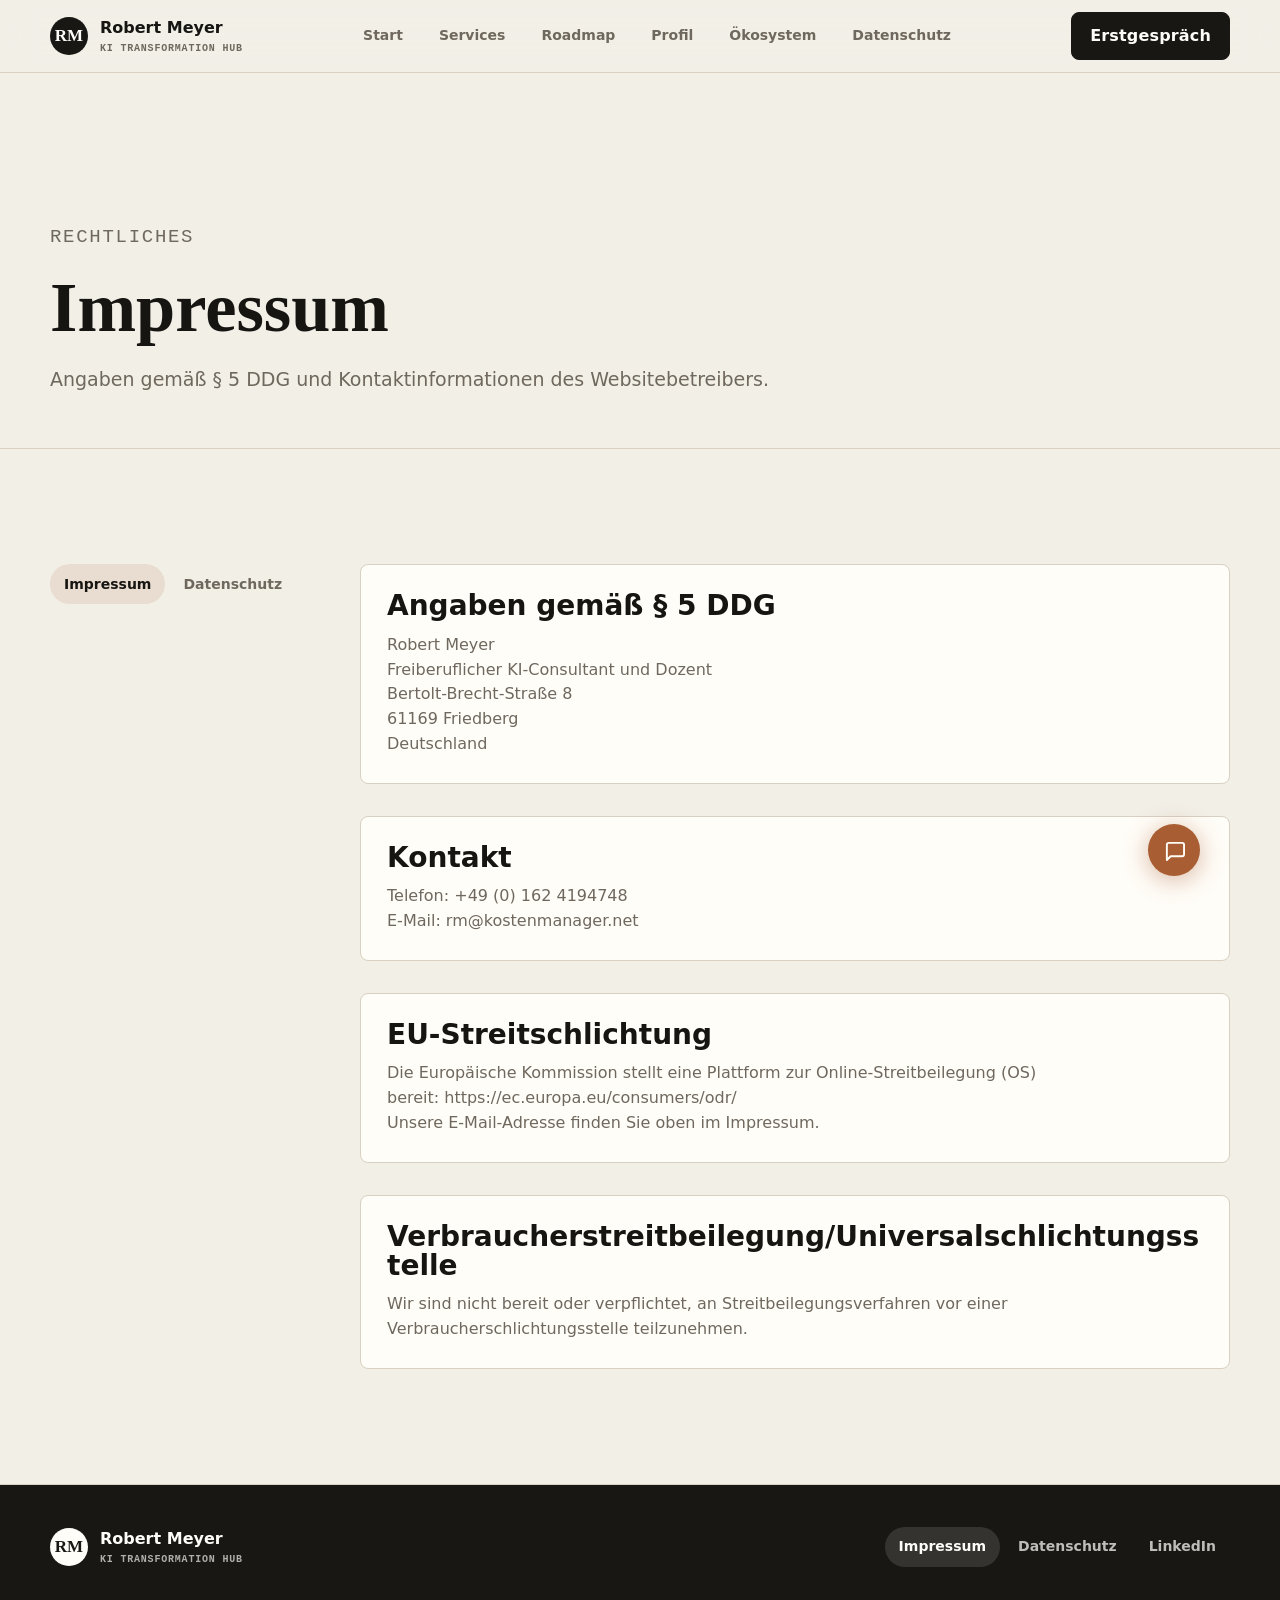
<file: impressum.html>
<!doctype html>
<html lang="de">
<head>
  <meta charset="utf-8">
  <meta name="viewport" content="width=device-width, initial-scale=1">
  <title>Impressum - Robert Meyer</title>
  <meta name="description" content="Impressum von Robert Meyer, freiberuflicher KI-Consultant und Dozent.">
  <link rel="icon" href="assets/favicon.svg" type="image/svg+xml">
  <link rel="stylesheet" href="styles.css">
  <script defer src="https://cv.rm-on.de/script.js" data-website-id="077fc84e-d4f1-4861-a26e-9604ad4954e3"></script>
</head>
<body>
  <header class="site-header">
    <div class="container nav-shell">
      <a class="brand" href="index.html"><span class="brand-mark">RM</span><span>Robert Meyer<small>KI Transformation Hub</small></span></a>
      <nav class="primary-nav" aria-label="Hauptnavigation"><a href="index.html">Start</a><a href="services.html">Services</a><a href="roadmap.html">Roadmap</a><a href="about.html">Profil</a><div class="ecosystem"><button class="ecosystem-trigger" type="button" aria-haspopup="true">Ökosystem</button><div class="ecosystem-panel"><a href="https://ki-fachbuecher.de" target="_blank" rel="noopener"><strong>KI-Fachbücher</strong><span>Fachbücher und Neuerscheinungen</span></a><a href="https://ki-anonymisierer.de" target="_blank" rel="noopener"><strong>KI-Anonymisierer</strong><span>Datenschutzorientierte Textanonymisierung</span></a><a href="https://ki-notch.de" target="_blank" rel="noopener"><strong>KI Notch</strong><span>App und Produktivitätstool</span></a><a href="https://strata-app.de" target="_blank" rel="noopener"><strong>Strata App</strong><span>iOS-Zugriff auf Apple Health Daten</span></a><a href="https://gpt-vault.de" target="_blank" rel="noopener"><strong>GPT Vault</strong><span>Prompt- und GPT-Verwaltung</span></a><a href="https://gpt-vault.de/promptpilot" target="_blank" rel="noopener"><strong>PromptPilot</strong><span>Prompt-Arbeit als eigener Workflow</span></a><a href="https://ki-fachbuecher.de/ki-kluft/" target="_blank" rel="noopener"><strong>KI-Kluft</strong><span>KI-Kompetenzlücken gezielt nutzen</span></a><a href="https://ki-fachbuecher.de/verwaltung/" target="_blank" rel="noopener"><strong>KI für Verwaltungen</strong><span>Beratung und Schulung für öffentliche Verwaltungen</span></a></div></div><a href="datenschutz.html">Datenschutz</a></nav>
      <div class="nav-actions"><button class="btn btn-primary" type="button" data-open-contact>Erstgespräch</button><button class="menu-toggle" type="button" data-menu-toggle aria-label="Menü öffnen" aria-expanded="false">☰</button></div>
    </div>
  </header>
  <main>
    <section class="page-hero">
      <div class="container">
        <p class="eyebrow">Rechtliches</p>
        <h1>Impressum</h1>
        <p>Angaben gemäß § 5 DDG und Kontaktinformationen des Websitebetreibers.</p>
      </div>
    </section>
    <section class="section">
      <div class="container legal-layout">
        <aside class="legal-sidebar">
          <nav class="legal-nav" aria-label="Rechtliche Seiten">
            <a href="impressum.html">Impressum</a>
            <a href="datenschutz.html">Datenschutz</a>
          </nav>
        </aside>
        <div class="legal-content">
          <section>
            <h2>Angaben gemäß § 5 DDG</h2>
            <p>Robert Meyer<br>Freiberuflicher KI-Consultant und Dozent<br>Bertolt-Brecht-Straße 8<br>61169 Friedberg<br>Deutschland</p>
          </section>
          <section>
            <h2>Kontakt</h2>
            <p>Telefon: +49 (0) 162 4194748<br>E-Mail: rm@kostenmanager.net</p>
          </section>
          <section>
            <h2>EU-Streitschlichtung</h2>
            <p>Die Europäische Kommission stellt eine Plattform zur Online-Streitbeilegung (OS) bereit: <a href="https://ec.europa.eu/consumers/odr/" target="_blank" rel="noopener noreferrer">https://ec.europa.eu/consumers/odr/</a><br>Unsere E-Mail-Adresse finden Sie oben im Impressum.</p>
          </section>
          <section>
            <h2>Verbraucherstreitbeilegung/Universalschlichtungsstelle</h2>
            <p>Wir sind nicht bereit oder verpflichtet, an Streitbeilegungsverfahren vor einer Verbraucherschlichtungsstelle teilzunehmen.</p>
          </section>
        </div>
      </div>
    </section>
  </main>
  <footer class="site-footer"><div class="container footer-grid"><div><a class="brand" href="index.html"><span class="brand-mark">RM</span><span>Robert Meyer<small>KI Transformation Hub</small></span></a></div><nav class="legal-nav" aria-label="Rechtliches"><a href="impressum.html">Impressum</a><a href="datenschutz.html">Datenschutz</a><a href="https://www.linkedin.com/in/robert-meyer-666b39315" target="_blank" rel="noopener">LinkedIn</a></nav></div></footer>
  <script src="app.js"></script>
</body>
</html>
</file>
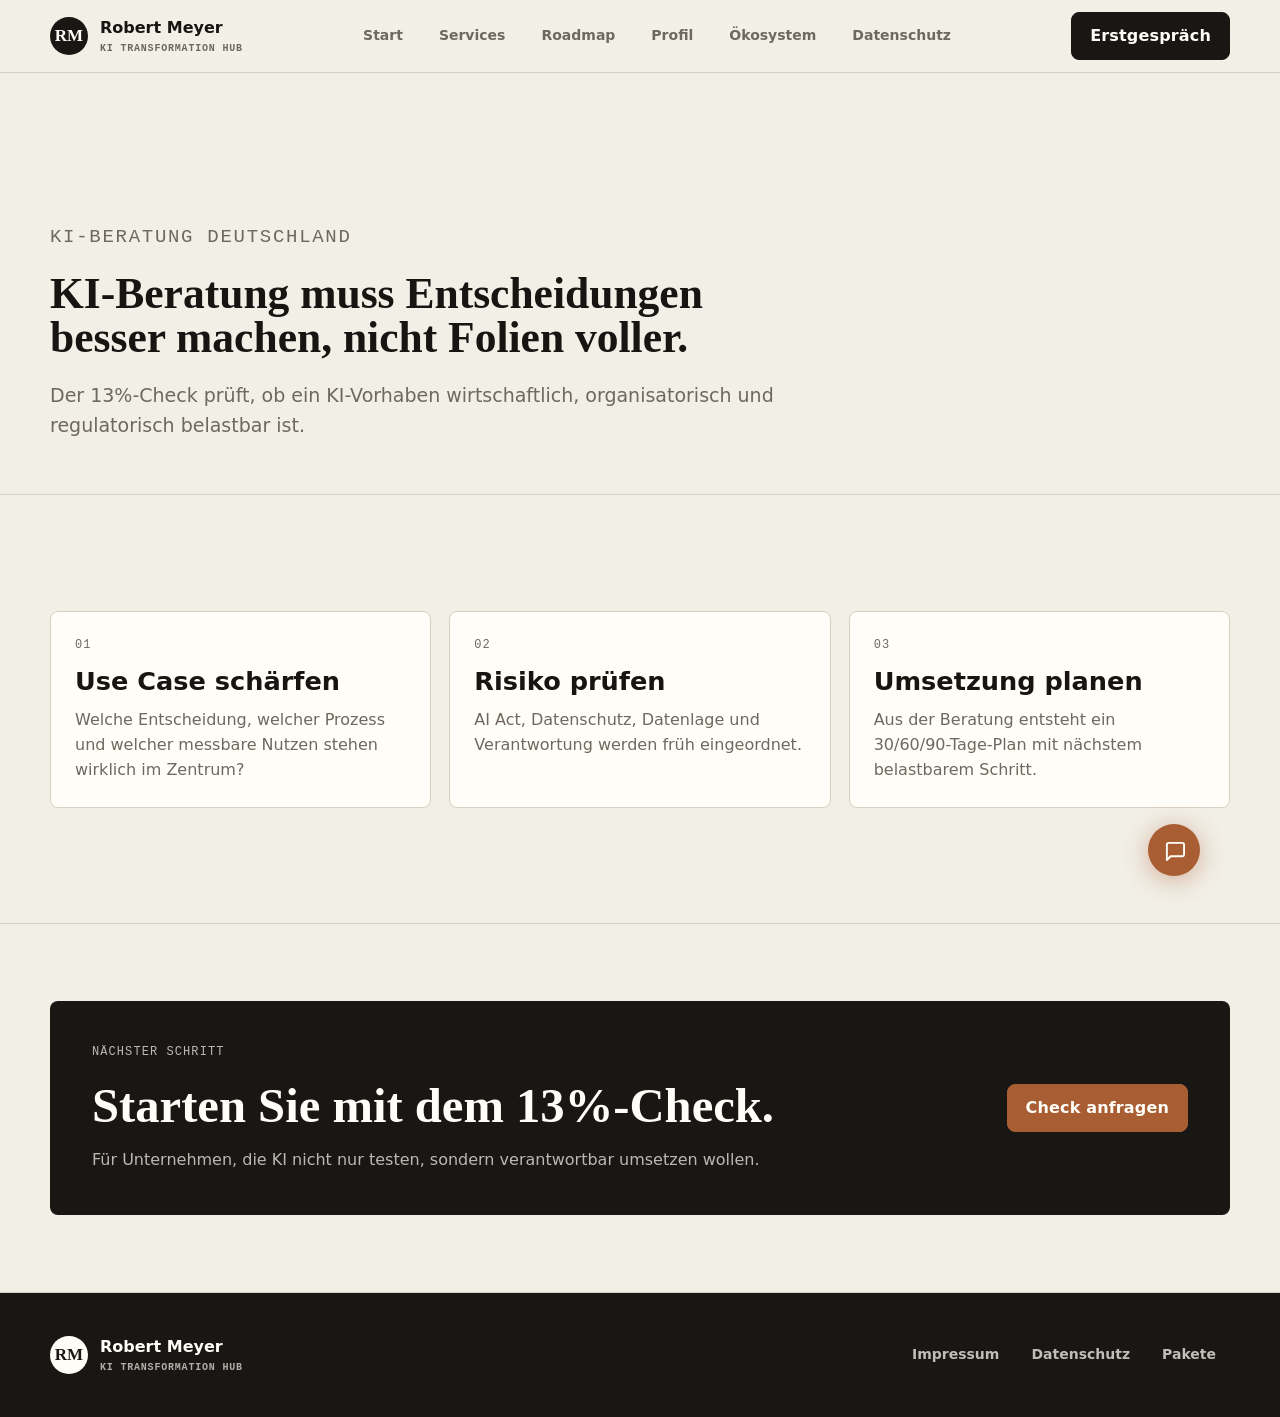
<file: ki-beratung.html>
<!doctype html>
<html lang="de">
<head>
  <meta charset="utf-8">
  <meta name="viewport" content="width=device-width, initial-scale=1">
  <title>KI-Beratung Deutschland - 13%-Check mit Robert Meyer</title>
  <meta name="description" content="KI-Beratung in Deutschland für Entscheider: 13%-Check, KI-Strategie, EU AI Act, Prozessautomatisierung und konkrete Umsetzungsroadmap.">
  <link rel="canonical" href="https://ai.rm-on.de/ki-beratung.html">
  <link rel="icon" href="assets/favicon.svg" type="image/svg+xml">
  <link rel="stylesheet" href="styles.css">
  <style>
    .modal-wide{width:min(660px,100%)}
    .wizard-steps{display:flex;align-items:center;gap:8px}
    .wiz-step{width:30px;height:30px;display:grid;place-items:center;border:1px solid var(--border);border-radius:50%;font-size:13px;font-weight:700;color:var(--muted);transition:background 200ms,border-color 200ms,color 200ms}
    .wiz-step.active{background:var(--surface-strong);color:var(--surface);border-color:var(--surface-strong)}
    .wiz-divider{width:28px;height:1px;background:var(--border)}
    .service-choices{display:grid;grid-template-columns:1fr 1fr;gap:12px;margin-top:22px}
    .service-choice{display:grid;gap:6px;text-align:left;border:1px solid var(--border);border-radius:var(--radius);padding:18px;background:var(--surface);transition:border-color 140ms,background 140ms}
    .service-choice strong{font-size:15px}
    .service-choice span{color:var(--muted);font-size:13px;line-height:1.4}
    .service-choice:hover{border-color:var(--fg);background:color-mix(in oklch,var(--accent) 5%,var(--surface))}
    .service-choice.selected{border-color:var(--accent);background:color-mix(in oklch,var(--accent) 9%,var(--surface))}
    .wiz-questions{display:grid;gap:14px;margin-top:20px}
    .wiz-fieldset{border:1px solid var(--border);border-radius:var(--radius);padding:14px 16px;margin:0}
    .wiz-fieldset legend{font-size:12px;font-weight:700;color:var(--muted);text-transform:uppercase;letter-spacing:.06em;padding:0 4px}
    .radio-group{display:grid;gap:8px;margin-top:12px}
    .radio-group label{display:flex;align-items:center;gap:10px;font-size:14px;cursor:pointer}
    .wiz-nav{display:flex;gap:10px;margin-top:22px;justify-content:flex-end}
    @media(max-width:440px){.service-choices{grid-template-columns:1fr}}
    .page-hero h1 {
      font-size: clamp(30px, 3.4vw, 50px);
      max-width: none;
      overflow-wrap: normal;
      word-break: normal;
      hyphens: none;
    }
  </style>
  <script defer src="https://cv.rm-on.de/script.js" data-website-id="077fc84e-d4f1-4861-a26e-9604ad4954e3"></script>
</head>
<body>
  <header class="site-header"><div class="container nav-shell"><a class="brand" href="index.html"><span class="brand-mark">RM</span><span>Robert Meyer<small>KI Transformation Hub</small></span></a><nav class="primary-nav" aria-label="Hauptnavigation"><a href="index.html">Start</a><a href="services.html">Services</a><a href="roadmap.html">Roadmap</a><a href="about.html">Profil</a><a href="oekosystem.html">Ökosystem</a><a href="datenschutz.html">Datenschutz</a></nav><div class="nav-actions"><button class="btn btn-primary" type="button" data-open-contact>Erstgespräch</button><button class="menu-toggle" type="button" data-menu-toggle aria-label="Menü öffnen" aria-expanded="false">☰</button></div></div></header>
  <main>
    <section class="page-hero"><div class="container"><p class="eyebrow">KI-Beratung Deutschland</p><h1>KI-Beratung muss Entscheidungen besser machen, nicht Folien voller.</h1><p>Der 13%-Check prüft, ob ein KI-Vorhaben wirtschaftlich, organisatorisch und regulatorisch belastbar ist.</p></div></section>
    <section class="section"><div class="container grid-3"><article class="card"><p class="kicker">01</p><h3>Use Case schärfen</h3><p>Welche Entscheidung, welcher Prozess und welcher messbare Nutzen stehen wirklich im Zentrum?</p></article><article class="card"><p class="kicker">02</p><h3>Risiko prüfen</h3><p>AI Act, Datenschutz, Datenlage und Verantwortung werden früh eingeordnet.</p></article><article class="card"><p class="kicker">03</p><h3>Umsetzung planen</h3><p>Aus der Beratung entsteht ein 30/60/90-Tage-Plan mit nächstem belastbarem Schritt.</p></article></div></section>
    <section class="section section-tight"><div class="container cta-band"><div><p class="eyebrow">Nächster Schritt</p><h2>Starten Sie mit dem 13%-Check.</h2><p style="margin-top:16px">Für Unternehmen, die KI nicht nur testen, sondern verantwortbar umsetzen wollen.</p></div><button class="btn btn-accent" type="button" data-open-contact data-contact-topic="13%-Check">Check anfragen</button></div></section>
  </main>
  <footer class="site-footer"><div class="container footer-grid"><div><a class="brand" href="index.html"><span class="brand-mark">RM</span><span>Robert Meyer<small>KI Transformation Hub</small></span></a></div><nav class="legal-nav" aria-label="Rechtliches"><a href="impressum.html">Impressum</a><a href="datenschutz.html">Datenschutz</a><a href="services.html#pakete">Pakete</a></nav></div></footer>
  <div class="modal-backdrop" data-contact-modal aria-hidden="true"><section class="modal modal-wide" role="dialog" aria-modal="true" aria-labelledby="contact-title"><div class="modal-head"><div class="wizard-steps" aria-label="Fortschritt"><span class="wiz-step active" data-step="1">1</span><span class="wiz-divider"></span><span class="wiz-step" data-step="2">2</span><span class="wiz-divider"></span><span class="wiz-step" data-step="3">3</span></div><button class="icon-button" type="button" data-close-contact aria-label="Dialog schließen">×</button></div><div data-wizard-step="1"><p class="eyebrow">Schritt 1 von 3</p><h2 id="contact-title">Womit sollen wir starten?</h2><div class="service-choices"><button class="service-choice" type="button" data-choice="13%-Check"><strong>13%-Check</strong><span>KI-Vorhaben prüfen, bevor Budget freigegeben wird</span></button><button class="service-choice" type="button" data-choice="AI Act Risiko-Sprint"><strong>AI Act Risiko-Sprint</strong><span>Compliance-Status klären und Risiken dokumentieren</span></button><button class="service-choice" type="button" data-choice="n8n Workflow-Prototyp"><strong>n8n Workflow-Prototyp</strong><span>Einen Prozess als echten Workflow testen</span></button><button class="service-choice" type="button" data-choice="Executive KI-Schulung"><strong>Executive KI-Schulung</strong><span>Führungskräfte oder Teams befähigen</span></button></div></div><div data-wizard-step="2" hidden><p class="eyebrow">Schritt 2 von 3</p><h2>Drei kurze Fragen.</h2><div class="wiz-questions"><fieldset class="wiz-fieldset"><legend>Organisation</legend><div class="radio-group"><label><input type="radio" name="wiz-org" value="Unternehmen / Mittelstand"> Unternehmen / Mittelstand</label><label><input type="radio" name="wiz-org" value="Verwaltung / öffentliche Stelle"> Verwaltung / Öffentlicher Sektor</label><label><input type="radio" name="wiz-org" value="Beratung / Agentur"> Beratung / Agentur</label></div></fieldset><fieldset class="wiz-fieldset"><legend>Aktueller KI-Status</legend><div class="radio-group"><label><input type="radio" name="wiz-status" value="Erste Ideen"> Erste Ideen, noch kein konkreter Plan</label><label><input type="radio" name="wiz-status" value="Pilot läuft oder geplant"> Pilot läuft oder konkret geplant</label><label><input type="radio" name="wiz-status" value="Tools im Einsatz, Governance offen"> Tools im Einsatz, Governance noch offen</label></div></fieldset><fieldset class="wiz-fieldset"><legend>Größtes Risiko</legend><div class="radio-group"><label><input type="radio" name="wiz-risk" value="Budget ohne Wirkung"> Budget ohne nachweisbare Wirkung</label><label><input type="radio" name="wiz-risk" value="Datenschutz / AI Act"> Datenschutz oder AI Act Compliance</label><label><input type="radio" name="wiz-risk" value="Akzeptanz im Team"> Akzeptanz im Team</label><label><input type="radio" name="wiz-risk" value="Technische Umsetzung"> Technische Umsetzung</label></div></fieldset></div><div class="wiz-nav"><button class="btn" type="button" data-wizard-back>Zurück</button><button class="btn btn-primary" type="button" data-wizard-next>Weiter</button></div></div><div data-wizard-step="3" hidden><p class="eyebrow">Schritt 3 von 3</p><h2>Kontaktdaten.</h2><form data-contact-form><input type="hidden" name="topic"><input type="hidden" name="companyType"><input type="hidden" name="aiStatus"><input type="hidden" name="biggestRisk"><div class="field"><label for="name">Name</label><input id="name" name="name" autocomplete="name" required></div><div class="field"><label for="email">E-Mail</label><input id="email" name="email" type="email" autocomplete="email" required aria-describedby="form-status"></div><div class="field"><label for="phone">Telefon</label><input id="phone" name="phone" autocomplete="tel"></div><div class="field"><label for="appointment">Wunschtermin</label><input id="appointment" name="appointment" placeholder="z.B. Dienstagvormittag oder kommende Woche"></div><div class="field"><label for="message">Kurzbeschreibung</label><textarea id="message" name="message" rows="3"></textarea></div><div class="wiz-nav"><button class="btn" type="button" data-wizard-back>Zurück</button><button class="btn btn-primary" type="submit">Anfrage senden</button></div><p id="form-status" data-form-status class="muted" style="margin-top:14px">Alternativ direkt: rm@kostenmanager.net &middot; +49 (0) 162 4194748</p></form></div></section></div>
  <script src="app.js"></script>
</body>
</html>
</file>
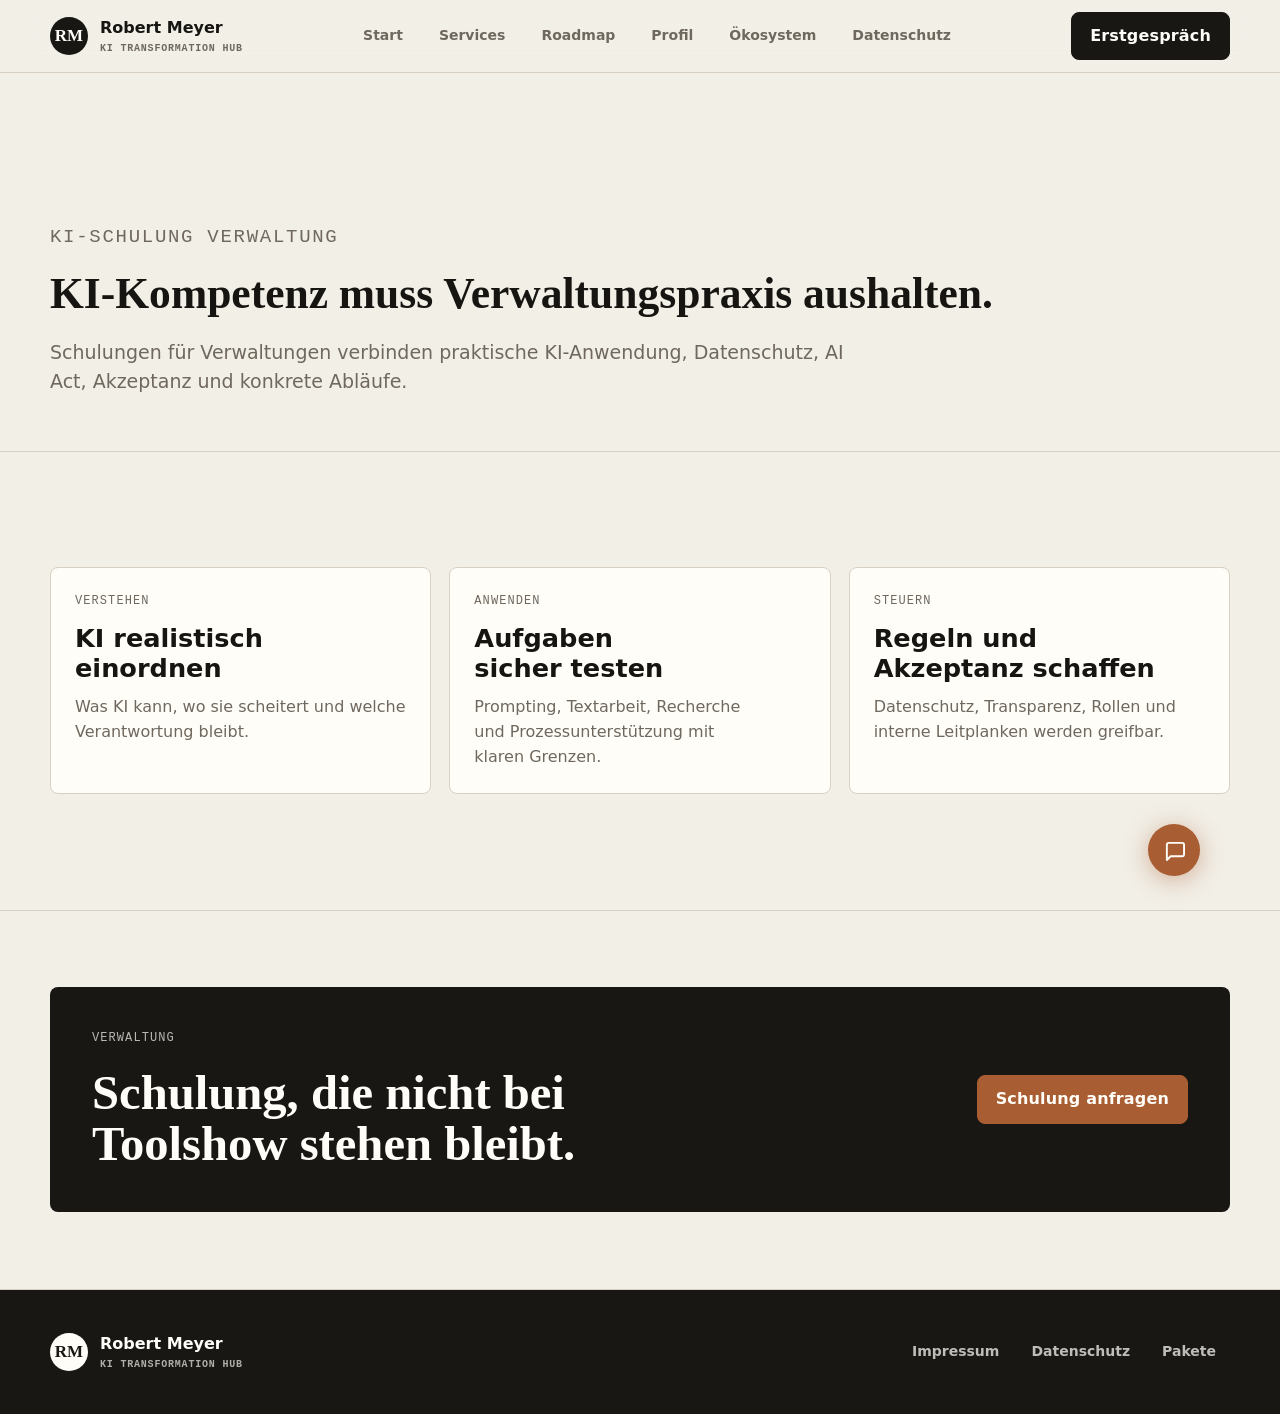
<file: ki-schulung-verwaltung.html>
<!doctype html>
<html lang="de">
<head>
  <meta charset="utf-8">
  <meta name="viewport" content="width=device-width, initial-scale=1">
  <title>KI-Schulung Verwaltung - sicherer KI-Einsatz im öffentlichen Sektor</title>
  <meta name="description" content="KI-Schulung für Verwaltungen: Praxis, Datenschutz, AI Act, Akzeptanz und konkrete Verwaltungsabläufe verständlich und anwendbar vermitteln.">
  <link rel="canonical" href="https://ai.rm-on.de/ki-schulung-verwaltung.html">
  <link rel="icon" href="assets/favicon.svg" type="image/svg+xml">
  <link rel="stylesheet" href="styles.css">
  <style>
    .modal-wide{width:min(660px,100%)}
    .wizard-steps{display:flex;align-items:center;gap:8px}
    .wiz-step{width:30px;height:30px;display:grid;place-items:center;border:1px solid var(--border);border-radius:50%;font-size:13px;font-weight:700;color:var(--muted);transition:background 200ms,border-color 200ms,color 200ms}
    .wiz-step.active{background:var(--surface-strong);color:var(--surface);border-color:var(--surface-strong)}
    .wiz-divider{width:28px;height:1px;background:var(--border)}
    .service-choices{display:grid;grid-template-columns:1fr 1fr;gap:12px;margin-top:22px}
    .service-choice{display:grid;gap:6px;text-align:left;border:1px solid var(--border);border-radius:var(--radius);padding:18px;background:var(--surface);transition:border-color 140ms,background 140ms}
    .service-choice strong{font-size:15px}
    .service-choice span{color:var(--muted);font-size:13px;line-height:1.4}
    .service-choice:hover{border-color:var(--fg);background:color-mix(in oklch,var(--accent) 5%,var(--surface))}
    .service-choice.selected{border-color:var(--accent);background:color-mix(in oklch,var(--accent) 9%,var(--surface))}
    .wiz-questions{display:grid;gap:14px;margin-top:20px}
    .wiz-fieldset{border:1px solid var(--border);border-radius:var(--radius);padding:14px 16px;margin:0}
    .wiz-fieldset legend{font-size:12px;font-weight:700;color:var(--muted);text-transform:uppercase;letter-spacing:.06em;padding:0 4px}
    .radio-group{display:grid;gap:8px;margin-top:12px}
    .radio-group label{display:flex;align-items:center;gap:10px;font-size:14px;cursor:pointer}
    .wiz-nav{display:flex;gap:10px;margin-top:22px;justify-content:flex-end}
    @media(max-width:440px){.service-choices{grid-template-columns:1fr}}
    .page-hero h1 {
      font-size: clamp(30px, 3.4vw, 50px);
      max-width: none;
      overflow-wrap: normal;
      word-break: normal;
      hyphens: none;
    }
  </style>
  <script defer src="https://cv.rm-on.de/script.js" data-website-id="077fc84e-d4f1-4861-a26e-9604ad4954e3"></script>
</head>
<body>
  <header class="site-header"><div class="container nav-shell"><a class="brand" href="index.html"><span class="brand-mark">RM</span><span>Robert Meyer<small>KI Transformation Hub</small></span></a><nav class="primary-nav" aria-label="Hauptnavigation"><a href="index.html">Start</a><a href="services.html">Services</a><a href="roadmap.html">Roadmap</a><a href="about.html">Profil</a><a href="oekosystem.html">Ökosystem</a><a href="datenschutz.html">Datenschutz</a></nav><div class="nav-actions"><button class="btn btn-primary" type="button" data-open-contact>Erstgespräch</button><button class="menu-toggle" type="button" data-menu-toggle aria-label="Menü öffnen" aria-expanded="false">☰</button></div></div></header>
  <main>
    <section class="page-hero"><div class="container"><p class="eyebrow">KI-Schulung Verwaltung</p><h1>KI-Kompetenz muss Verwaltungspraxis aushalten.</h1><p>Schulungen für Verwaltungen verbinden praktische KI-Anwendung, Datenschutz, AI Act, Akzeptanz und konkrete Abläufe.</p></div></section>
    <section class="section"><div class="container grid-3"><article class="card"><p class="kicker">Verstehen</p><h3>KI realistisch einordnen</h3><p>Was KI kann, wo sie scheitert und welche Verantwortung bleibt.</p></article><article class="card"><p class="kicker">Anwenden</p><h3>Aufgaben sicher testen</h3><p>Prompting, Textarbeit, Recherche und Prozessunterstützung mit klaren Grenzen.</p></article><article class="card"><p class="kicker">Steuern</p><h3>Regeln und Akzeptanz schaffen</h3><p>Datenschutz, Transparenz, Rollen und interne Leitplanken werden greifbar.</p></article></div></section>
    <section class="section section-tight"><div class="container cta-band"><div><p class="eyebrow">Verwaltung</p><h2>Schulung, die nicht bei Toolshow stehen bleibt.</h2></div><button class="btn btn-accent" type="button" data-open-contact data-contact-topic="KI-Schulung Verwaltung">Schulung anfragen</button></div></section>
  </main>
  <footer class="site-footer"><div class="container footer-grid"><div><a class="brand" href="index.html"><span class="brand-mark">RM</span><span>Robert Meyer<small>KI Transformation Hub</small></span></a></div><nav class="legal-nav" aria-label="Rechtliches"><a href="impressum.html">Impressum</a><a href="datenschutz.html">Datenschutz</a><a href="services.html#pakete">Pakete</a></nav></div></footer>
  <div class="modal-backdrop" data-contact-modal aria-hidden="true"><section class="modal modal-wide" role="dialog" aria-modal="true" aria-labelledby="contact-title"><div class="modal-head"><div class="wizard-steps" aria-label="Fortschritt"><span class="wiz-step active" data-step="1">1</span><span class="wiz-divider"></span><span class="wiz-step" data-step="2">2</span><span class="wiz-divider"></span><span class="wiz-step" data-step="3">3</span></div><button class="icon-button" type="button" data-close-contact aria-label="Dialog schließen">×</button></div><div data-wizard-step="1"><p class="eyebrow">Schritt 1 von 3</p><h2 id="contact-title">Womit sollen wir starten?</h2><div class="service-choices"><button class="service-choice" type="button" data-choice="13%-Check"><strong>13%-Check</strong><span>KI-Vorhaben prüfen, bevor Budget freigegeben wird</span></button><button class="service-choice" type="button" data-choice="AI Act Risiko-Sprint"><strong>AI Act Risiko-Sprint</strong><span>Compliance-Status klären und Risiken dokumentieren</span></button><button class="service-choice" type="button" data-choice="n8n Workflow-Prototyp"><strong>n8n Workflow-Prototyp</strong><span>Einen Prozess als echten Workflow testen</span></button><button class="service-choice" type="button" data-choice="Executive KI-Schulung"><strong>Executive KI-Schulung</strong><span>Führungskräfte oder Teams befähigen</span></button></div></div><div data-wizard-step="2" hidden><p class="eyebrow">Schritt 2 von 3</p><h2>Drei kurze Fragen.</h2><div class="wiz-questions"><fieldset class="wiz-fieldset"><legend>Organisation</legend><div class="radio-group"><label><input type="radio" name="wiz-org" value="Unternehmen / Mittelstand"> Unternehmen / Mittelstand</label><label><input type="radio" name="wiz-org" value="Verwaltung / öffentliche Stelle"> Verwaltung / Öffentlicher Sektor</label><label><input type="radio" name="wiz-org" value="Beratung / Agentur"> Beratung / Agentur</label></div></fieldset><fieldset class="wiz-fieldset"><legend>Aktueller KI-Status</legend><div class="radio-group"><label><input type="radio" name="wiz-status" value="Erste Ideen"> Erste Ideen, noch kein konkreter Plan</label><label><input type="radio" name="wiz-status" value="Pilot läuft oder geplant"> Pilot läuft oder konkret geplant</label><label><input type="radio" name="wiz-status" value="Tools im Einsatz, Governance offen"> Tools im Einsatz, Governance noch offen</label></div></fieldset><fieldset class="wiz-fieldset"><legend>Größtes Risiko</legend><div class="radio-group"><label><input type="radio" name="wiz-risk" value="Budget ohne Wirkung"> Budget ohne nachweisbare Wirkung</label><label><input type="radio" name="wiz-risk" value="Datenschutz / AI Act"> Datenschutz oder AI Act Compliance</label><label><input type="radio" name="wiz-risk" value="Akzeptanz im Team"> Akzeptanz im Team</label><label><input type="radio" name="wiz-risk" value="Technische Umsetzung"> Technische Umsetzung</label></div></fieldset></div><div class="wiz-nav"><button class="btn" type="button" data-wizard-back>Zurück</button><button class="btn btn-primary" type="button" data-wizard-next>Weiter</button></div></div><div data-wizard-step="3" hidden><p class="eyebrow">Schritt 3 von 3</p><h2>Kontaktdaten.</h2><form data-contact-form><input type="hidden" name="topic"><input type="hidden" name="companyType"><input type="hidden" name="aiStatus"><input type="hidden" name="biggestRisk"><div class="field"><label for="name">Name</label><input id="name" name="name" autocomplete="name" required></div><div class="field"><label for="email">E-Mail</label><input id="email" name="email" type="email" autocomplete="email" required aria-describedby="form-status"></div><div class="field"><label for="phone">Telefon</label><input id="phone" name="phone" autocomplete="tel"></div><div class="field"><label for="appointment">Wunschtermin</label><input id="appointment" name="appointment" placeholder="z.B. Dienstagvormittag oder kommende Woche"></div><div class="field"><label for="message">Kurzbeschreibung</label><textarea id="message" name="message" rows="3"></textarea></div><div class="wiz-nav"><button class="btn" type="button" data-wizard-back>Zurück</button><button class="btn btn-primary" type="submit">Anfrage senden</button></div><p id="form-status" data-form-status class="muted" style="margin-top:14px">Alternativ direkt: rm@kostenmanager.net &middot; +49 (0) 162 4194748</p></form></div></section></div>
  <script src="app.js"></script>
</body>
</html>
</file>
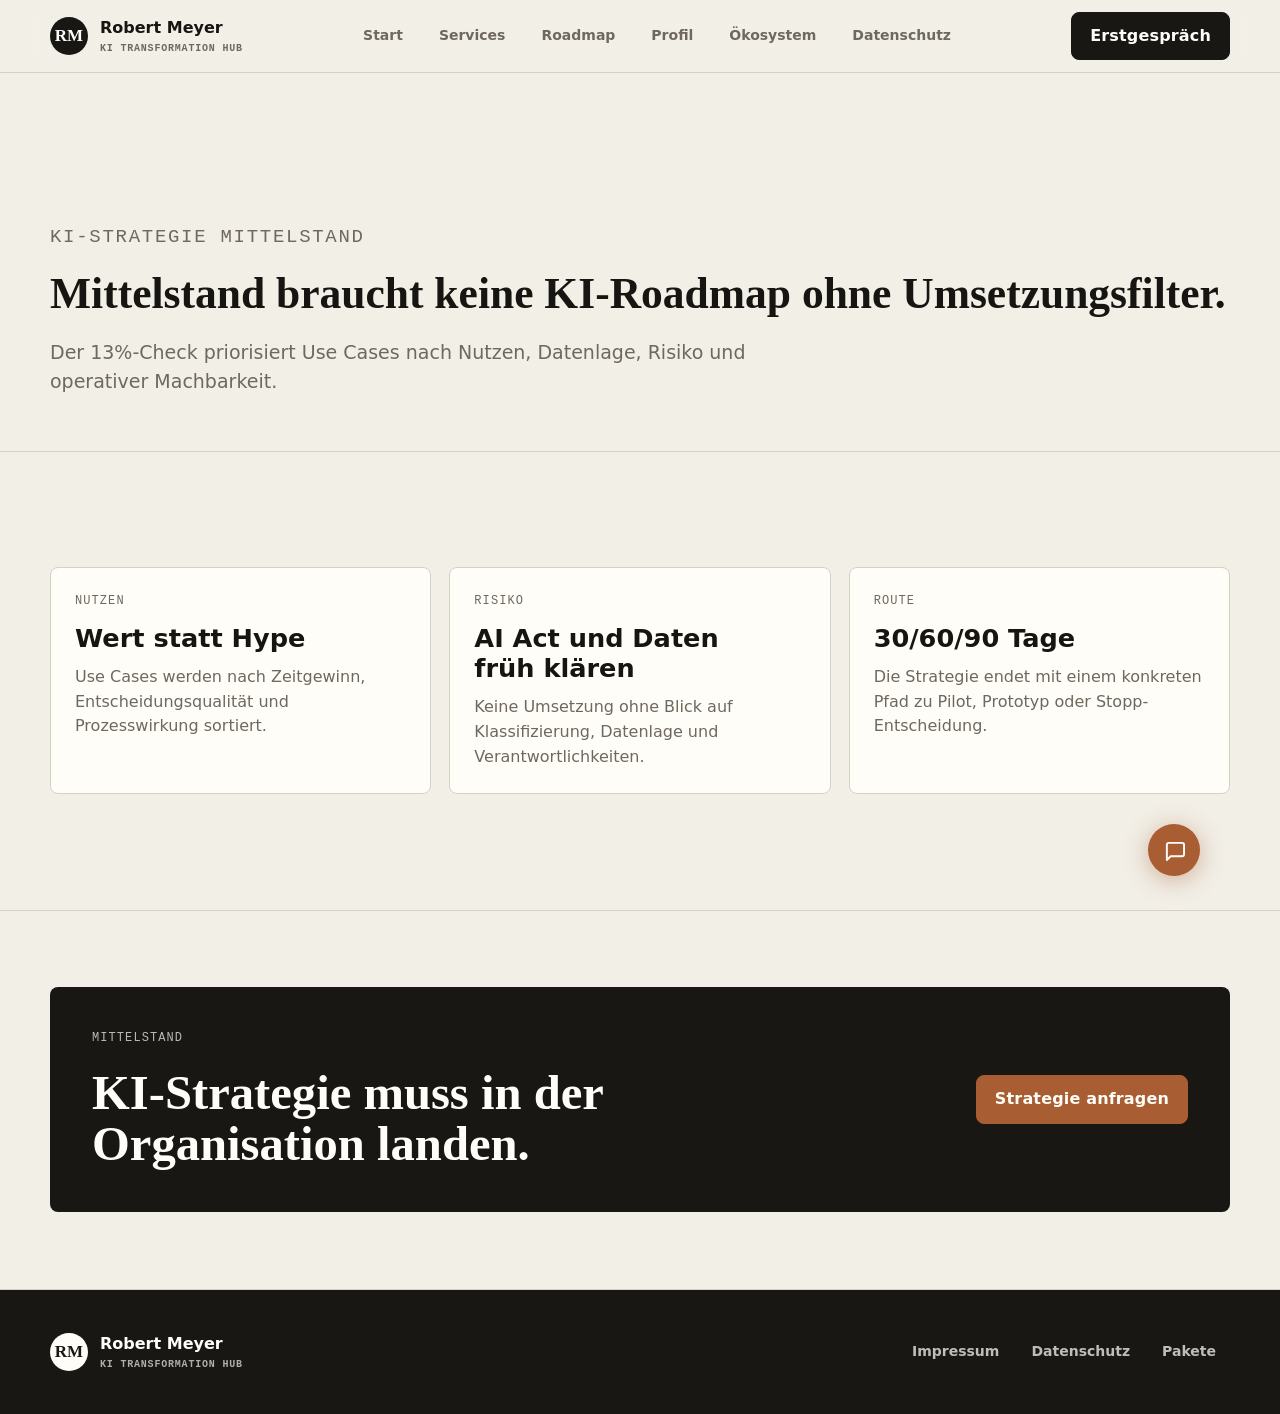
<file: ki-strategie-mittelstand.html>
<!doctype html>
<html lang="de">
<head>
  <meta charset="utf-8">
  <meta name="viewport" content="width=device-width, initial-scale=1">
  <title>KI-Strategie Mittelstand - Use Cases, ROI und Umsetzung</title>
  <meta name="description" content="KI-Strategie für den Mittelstand: Use Cases priorisieren, ROI prüfen, Risiken senken und konkrete Umsetzungsschritte planen.">
  <link rel="canonical" href="https://ai.rm-on.de/ki-strategie-mittelstand.html">
  <link rel="icon" href="assets/favicon.svg" type="image/svg+xml">
  <link rel="stylesheet" href="styles.css">
  <style>
    .modal-wide{width:min(660px,100%)}
    .wizard-steps{display:flex;align-items:center;gap:8px}
    .wiz-step{width:30px;height:30px;display:grid;place-items:center;border:1px solid var(--border);border-radius:50%;font-size:13px;font-weight:700;color:var(--muted);transition:background 200ms,border-color 200ms,color 200ms}
    .wiz-step.active{background:var(--surface-strong);color:var(--surface);border-color:var(--surface-strong)}
    .wiz-divider{width:28px;height:1px;background:var(--border)}
    .service-choices{display:grid;grid-template-columns:1fr 1fr;gap:12px;margin-top:22px}
    .service-choice{display:grid;gap:6px;text-align:left;border:1px solid var(--border);border-radius:var(--radius);padding:18px;background:var(--surface);transition:border-color 140ms,background 140ms}
    .service-choice strong{font-size:15px}
    .service-choice span{color:var(--muted);font-size:13px;line-height:1.4}
    .service-choice:hover{border-color:var(--fg);background:color-mix(in oklch,var(--accent) 5%,var(--surface))}
    .service-choice.selected{border-color:var(--accent);background:color-mix(in oklch,var(--accent) 9%,var(--surface))}
    .wiz-questions{display:grid;gap:14px;margin-top:20px}
    .wiz-fieldset{border:1px solid var(--border);border-radius:var(--radius);padding:14px 16px;margin:0}
    .wiz-fieldset legend{font-size:12px;font-weight:700;color:var(--muted);text-transform:uppercase;letter-spacing:.06em;padding:0 4px}
    .radio-group{display:grid;gap:8px;margin-top:12px}
    .radio-group label{display:flex;align-items:center;gap:10px;font-size:14px;cursor:pointer}
    .wiz-nav{display:flex;gap:10px;margin-top:22px;justify-content:flex-end}
    @media(max-width:440px){.service-choices{grid-template-columns:1fr}}
    .page-hero h1 {
      font-size: clamp(30px, 3.4vw, 50px);
      max-width: none;
      overflow-wrap: normal;
      word-break: normal;
      hyphens: none;
    }
  </style>
  <script defer src="https://cv.rm-on.de/script.js" data-website-id="077fc84e-d4f1-4861-a26e-9604ad4954e3"></script>
</head>
<body>
  <header class="site-header"><div class="container nav-shell"><a class="brand" href="index.html"><span class="brand-mark">RM</span><span>Robert Meyer<small>KI Transformation Hub</small></span></a><nav class="primary-nav" aria-label="Hauptnavigation"><a href="index.html">Start</a><a href="services.html">Services</a><a href="roadmap.html">Roadmap</a><a href="about.html">Profil</a><a href="oekosystem.html">Ökosystem</a><a href="datenschutz.html">Datenschutz</a></nav><div class="nav-actions"><button class="btn btn-primary" type="button" data-open-contact>Erstgespräch</button><button class="menu-toggle" type="button" data-menu-toggle aria-label="Menü öffnen" aria-expanded="false">☰</button></div></div></header>
  <main>
    <section class="page-hero"><div class="container"><p class="eyebrow">KI-Strategie Mittelstand</p><h1>Mittelstand braucht keine KI-Roadmap ohne Umsetzungsfilter.</h1><p>Der 13%-Check priorisiert Use Cases nach Nutzen, Datenlage, Risiko und operativer Machbarkeit.</p></div></section>
    <section class="section"><div class="container grid-3"><article class="card"><p class="kicker">Nutzen</p><h3>Wert statt Hype</h3><p>Use Cases werden nach Zeitgewinn, Entscheidungsqualität und Prozesswirkung sortiert.</p></article><article class="card"><p class="kicker">Risiko</p><h3>AI Act und Daten früh klären</h3><p>Keine Umsetzung ohne Blick auf Klassifizierung, Datenlage und Verantwortlichkeiten.</p></article><article class="card"><p class="kicker">Route</p><h3>30/60/90 Tage</h3><p>Die Strategie endet mit einem konkreten Pfad zu Pilot, Prototyp oder Stopp-Entscheidung.</p></article></div></section>
    <section class="section section-tight"><div class="container cta-band"><div><p class="eyebrow">Mittelstand</p><h2>KI-Strategie muss in der Organisation landen.</h2></div><button class="btn btn-accent" type="button" data-open-contact data-contact-topic="KI-Strategie Mittelstand">Strategie anfragen</button></div></section>
  </main>
  <footer class="site-footer"><div class="container footer-grid"><div><a class="brand" href="index.html"><span class="brand-mark">RM</span><span>Robert Meyer<small>KI Transformation Hub</small></span></a></div><nav class="legal-nav" aria-label="Rechtliches"><a href="impressum.html">Impressum</a><a href="datenschutz.html">Datenschutz</a><a href="services.html#pakete">Pakete</a></nav></div></footer>
  <div class="modal-backdrop" data-contact-modal aria-hidden="true"><section class="modal modal-wide" role="dialog" aria-modal="true" aria-labelledby="contact-title"><div class="modal-head"><div class="wizard-steps" aria-label="Fortschritt"><span class="wiz-step active" data-step="1">1</span><span class="wiz-divider"></span><span class="wiz-step" data-step="2">2</span><span class="wiz-divider"></span><span class="wiz-step" data-step="3">3</span></div><button class="icon-button" type="button" data-close-contact aria-label="Dialog schließen">×</button></div><div data-wizard-step="1"><p class="eyebrow">Schritt 1 von 3</p><h2 id="contact-title">Womit sollen wir starten?</h2><div class="service-choices"><button class="service-choice" type="button" data-choice="13%-Check"><strong>13%-Check</strong><span>KI-Vorhaben prüfen, bevor Budget freigegeben wird</span></button><button class="service-choice" type="button" data-choice="AI Act Risiko-Sprint"><strong>AI Act Risiko-Sprint</strong><span>Compliance-Status klären und Risiken dokumentieren</span></button><button class="service-choice" type="button" data-choice="n8n Workflow-Prototyp"><strong>n8n Workflow-Prototyp</strong><span>Einen Prozess als echten Workflow testen</span></button><button class="service-choice" type="button" data-choice="Executive KI-Schulung"><strong>Executive KI-Schulung</strong><span>Führungskräfte oder Teams befähigen</span></button></div></div><div data-wizard-step="2" hidden><p class="eyebrow">Schritt 2 von 3</p><h2>Drei kurze Fragen.</h2><div class="wiz-questions"><fieldset class="wiz-fieldset"><legend>Organisation</legend><div class="radio-group"><label><input type="radio" name="wiz-org" value="Unternehmen / Mittelstand"> Unternehmen / Mittelstand</label><label><input type="radio" name="wiz-org" value="Verwaltung / öffentliche Stelle"> Verwaltung / Öffentlicher Sektor</label><label><input type="radio" name="wiz-org" value="Beratung / Agentur"> Beratung / Agentur</label></div></fieldset><fieldset class="wiz-fieldset"><legend>Aktueller KI-Status</legend><div class="radio-group"><label><input type="radio" name="wiz-status" value="Erste Ideen"> Erste Ideen, noch kein konkreter Plan</label><label><input type="radio" name="wiz-status" value="Pilot läuft oder geplant"> Pilot läuft oder konkret geplant</label><label><input type="radio" name="wiz-status" value="Tools im Einsatz, Governance offen"> Tools im Einsatz, Governance noch offen</label></div></fieldset><fieldset class="wiz-fieldset"><legend>Größtes Risiko</legend><div class="radio-group"><label><input type="radio" name="wiz-risk" value="Budget ohne Wirkung"> Budget ohne nachweisbare Wirkung</label><label><input type="radio" name="wiz-risk" value="Datenschutz / AI Act"> Datenschutz oder AI Act Compliance</label><label><input type="radio" name="wiz-risk" value="Akzeptanz im Team"> Akzeptanz im Team</label><label><input type="radio" name="wiz-risk" value="Technische Umsetzung"> Technische Umsetzung</label></div></fieldset></div><div class="wiz-nav"><button class="btn" type="button" data-wizard-back>Zurück</button><button class="btn btn-primary" type="button" data-wizard-next>Weiter</button></div></div><div data-wizard-step="3" hidden><p class="eyebrow">Schritt 3 von 3</p><h2>Kontaktdaten.</h2><form data-contact-form><input type="hidden" name="topic"><input type="hidden" name="companyType"><input type="hidden" name="aiStatus"><input type="hidden" name="biggestRisk"><div class="field"><label for="name">Name</label><input id="name" name="name" autocomplete="name" required></div><div class="field"><label for="email">E-Mail</label><input id="email" name="email" type="email" autocomplete="email" required aria-describedby="form-status"></div><div class="field"><label for="phone">Telefon</label><input id="phone" name="phone" autocomplete="tel"></div><div class="field"><label for="appointment">Wunschtermin</label><input id="appointment" name="appointment" placeholder="z.B. Dienstagvormittag oder kommende Woche"></div><div class="field"><label for="message">Kurzbeschreibung</label><textarea id="message" name="message" rows="3"></textarea></div><div class="wiz-nav"><button class="btn" type="button" data-wizard-back>Zurück</button><button class="btn btn-primary" type="submit">Anfrage senden</button></div><p id="form-status" data-form-status class="muted" style="margin-top:14px">Alternativ direkt: rm@kostenmanager.net &middot; +49 (0) 162 4194748</p></form></div></section></div>
  <script src="app.js"></script>
</body>
</html>
</file>
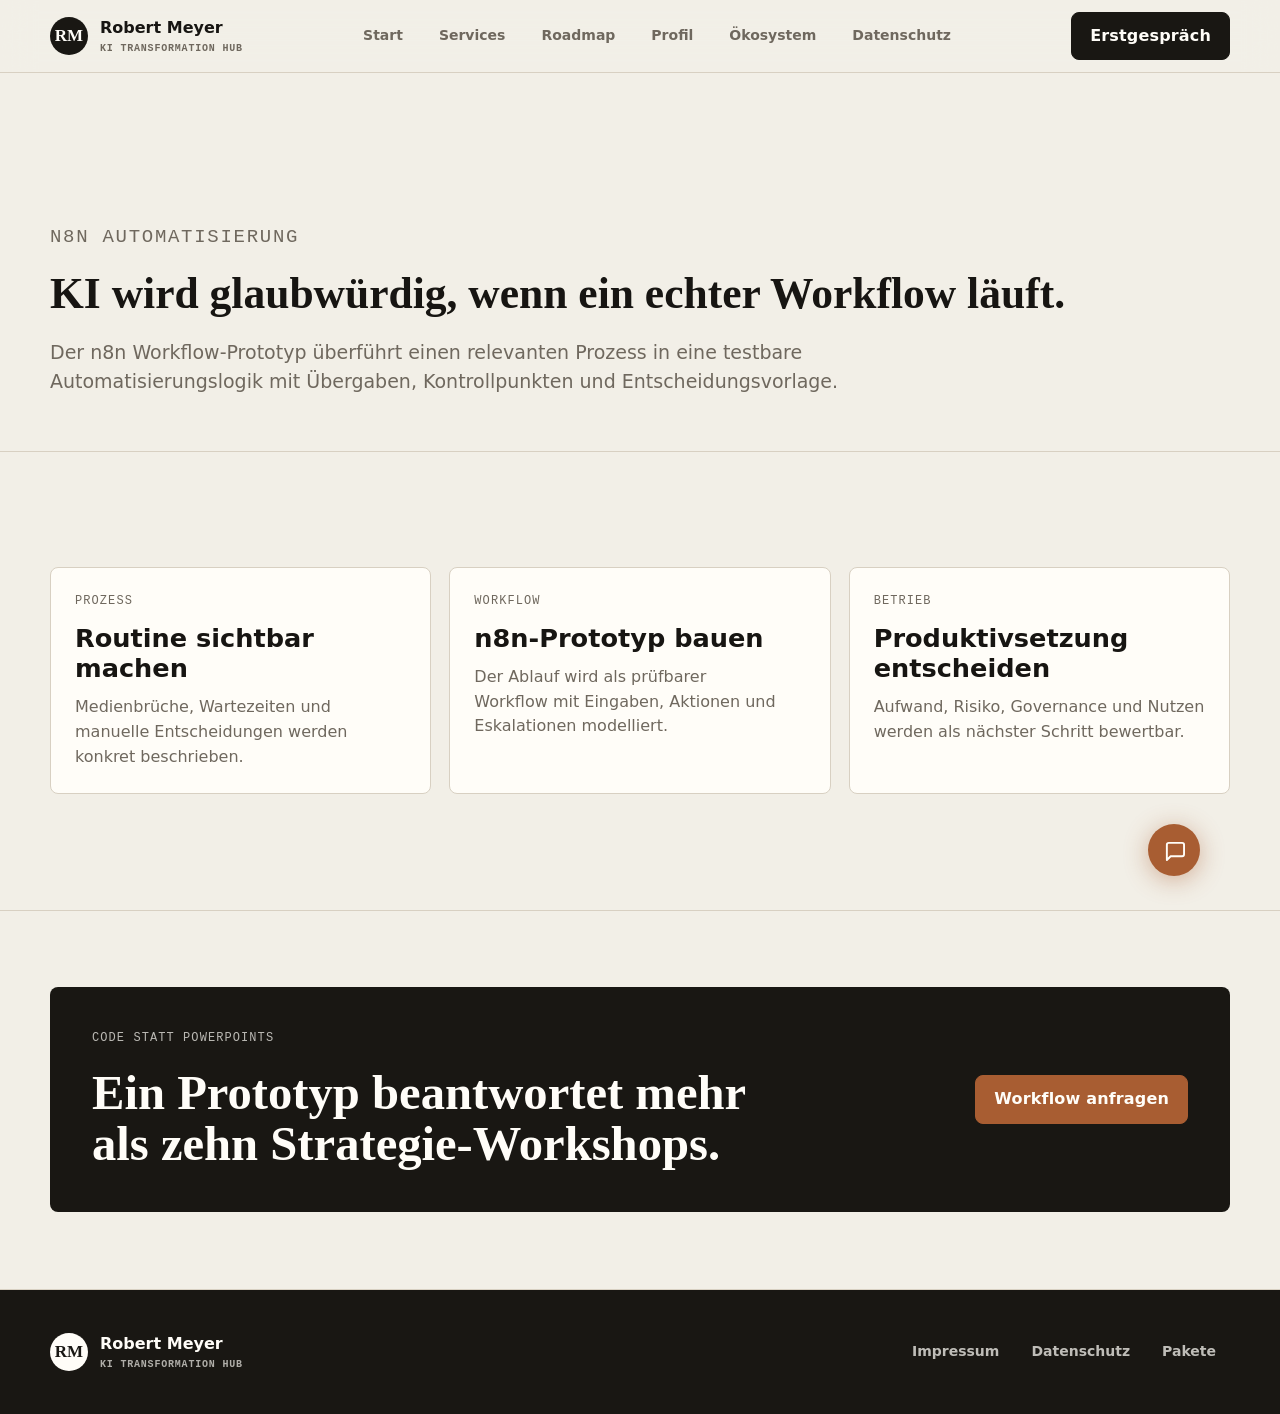
<file: n8n-automatisierung.html>
<!doctype html>
<html lang="de">
<head>
  <meta charset="utf-8">
  <meta name="viewport" content="width=device-width, initial-scale=1">
  <title>n8n Automatisierung - KI-Workflows und Prototypen</title>
  <meta name="description" content="n8n Automatisierung mit KI: Workflow-Prototypen, Prozessanalyse, Agentenlogik und kontrollierbare Business-Automatisierung.">
  <link rel="canonical" href="https://ai.rm-on.de/n8n-automatisierung.html">
  <link rel="icon" href="assets/favicon.svg" type="image/svg+xml">
  <link rel="stylesheet" href="styles.css">
  <style>
    .modal-wide{width:min(660px,100%)}
    .wizard-steps{display:flex;align-items:center;gap:8px}
    .wiz-step{width:30px;height:30px;display:grid;place-items:center;border:1px solid var(--border);border-radius:50%;font-size:13px;font-weight:700;color:var(--muted);transition:background 200ms,border-color 200ms,color 200ms}
    .wiz-step.active{background:var(--surface-strong);color:var(--surface);border-color:var(--surface-strong)}
    .wiz-divider{width:28px;height:1px;background:var(--border)}
    .service-choices{display:grid;grid-template-columns:1fr 1fr;gap:12px;margin-top:22px}
    .service-choice{display:grid;gap:6px;text-align:left;border:1px solid var(--border);border-radius:var(--radius);padding:18px;background:var(--surface);transition:border-color 140ms,background 140ms}
    .service-choice strong{font-size:15px}
    .service-choice span{color:var(--muted);font-size:13px;line-height:1.4}
    .service-choice:hover{border-color:var(--fg);background:color-mix(in oklch,var(--accent) 5%,var(--surface))}
    .service-choice.selected{border-color:var(--accent);background:color-mix(in oklch,var(--accent) 9%,var(--surface))}
    .wiz-questions{display:grid;gap:14px;margin-top:20px}
    .wiz-fieldset{border:1px solid var(--border);border-radius:var(--radius);padding:14px 16px;margin:0}
    .wiz-fieldset legend{font-size:12px;font-weight:700;color:var(--muted);text-transform:uppercase;letter-spacing:.06em;padding:0 4px}
    .radio-group{display:grid;gap:8px;margin-top:12px}
    .radio-group label{display:flex;align-items:center;gap:10px;font-size:14px;cursor:pointer}
    .wiz-nav{display:flex;gap:10px;margin-top:22px;justify-content:flex-end}
    @media(max-width:440px){.service-choices{grid-template-columns:1fr}}
    .page-hero h1 {
      font-size: clamp(30px, 3.4vw, 50px);
      max-width: none;
      overflow-wrap: normal;
      word-break: normal;
      hyphens: none;
    }
  </style>
  <script defer src="https://cv.rm-on.de/script.js" data-website-id="077fc84e-d4f1-4861-a26e-9604ad4954e3"></script>
</head>
<body>
  <header class="site-header"><div class="container nav-shell"><a class="brand" href="index.html"><span class="brand-mark">RM</span><span>Robert Meyer<small>KI Transformation Hub</small></span></a><nav class="primary-nav" aria-label="Hauptnavigation"><a href="index.html">Start</a><a href="services.html">Services</a><a href="roadmap.html">Roadmap</a><a href="about.html">Profil</a><a href="oekosystem.html">Ökosystem</a><a href="datenschutz.html">Datenschutz</a></nav><div class="nav-actions"><button class="btn btn-primary" type="button" data-open-contact>Erstgespräch</button><button class="menu-toggle" type="button" data-menu-toggle aria-label="Menü öffnen" aria-expanded="false">☰</button></div></div></header>
  <main>
    <section class="page-hero"><div class="container"><p class="eyebrow">n8n Automatisierung</p><h1>KI wird glaubwürdig, wenn ein echter Workflow läuft.</h1><p>Der n8n Workflow-Prototyp überführt einen relevanten Prozess in eine testbare Automatisierungslogik mit Übergaben, Kontrollpunkten und Entscheidungsvorlage.</p></div></section>
    <section class="section"><div class="container grid-3"><article class="card"><p class="kicker">Prozess</p><h3>Routine sichtbar machen</h3><p>Medienbrüche, Wartezeiten und manuelle Entscheidungen werden konkret beschrieben.</p></article><article class="card"><p class="kicker">Workflow</p><h3>n8n-Prototyp bauen</h3><p>Der Ablauf wird als prüfbarer Workflow mit Eingaben, Aktionen und Eskalationen modelliert.</p></article><article class="card"><p class="kicker">Betrieb</p><h3>Produktivsetzung entscheiden</h3><p>Aufwand, Risiko, Governance und Nutzen werden als nächster Schritt bewertbar.</p></article></div></section>
    <section class="section section-tight"><div class="container cta-band"><div><p class="eyebrow">Code statt PowerPoints</p><h2>Ein Prototyp beantwortet mehr als zehn Strategie-Workshops.</h2></div><button class="btn btn-accent" type="button" data-open-contact data-contact-topic="n8n Workflow-Prototyp">Workflow anfragen</button></div></section>
  </main>
  <footer class="site-footer"><div class="container footer-grid"><div><a class="brand" href="index.html"><span class="brand-mark">RM</span><span>Robert Meyer<small>KI Transformation Hub</small></span></a></div><nav class="legal-nav" aria-label="Rechtliches"><a href="impressum.html">Impressum</a><a href="datenschutz.html">Datenschutz</a><a href="services.html#pakete">Pakete</a></nav></div></footer>
  <div class="modal-backdrop" data-contact-modal aria-hidden="true"><section class="modal modal-wide" role="dialog" aria-modal="true" aria-labelledby="contact-title"><div class="modal-head"><div class="wizard-steps" aria-label="Fortschritt"><span class="wiz-step active" data-step="1">1</span><span class="wiz-divider"></span><span class="wiz-step" data-step="2">2</span><span class="wiz-divider"></span><span class="wiz-step" data-step="3">3</span></div><button class="icon-button" type="button" data-close-contact aria-label="Dialog schließen">×</button></div><div data-wizard-step="1"><p class="eyebrow">Schritt 1 von 3</p><h2 id="contact-title">Womit sollen wir starten?</h2><div class="service-choices"><button class="service-choice" type="button" data-choice="13%-Check"><strong>13%-Check</strong><span>KI-Vorhaben prüfen, bevor Budget freigegeben wird</span></button><button class="service-choice" type="button" data-choice="AI Act Risiko-Sprint"><strong>AI Act Risiko-Sprint</strong><span>Compliance-Status klären und Risiken dokumentieren</span></button><button class="service-choice" type="button" data-choice="n8n Workflow-Prototyp"><strong>n8n Workflow-Prototyp</strong><span>Einen Prozess als echten Workflow testen</span></button><button class="service-choice" type="button" data-choice="Executive KI-Schulung"><strong>Executive KI-Schulung</strong><span>Führungskräfte oder Teams befähigen</span></button></div></div><div data-wizard-step="2" hidden><p class="eyebrow">Schritt 2 von 3</p><h2>Drei kurze Fragen.</h2><div class="wiz-questions"><fieldset class="wiz-fieldset"><legend>Organisation</legend><div class="radio-group"><label><input type="radio" name="wiz-org" value="Unternehmen / Mittelstand"> Unternehmen / Mittelstand</label><label><input type="radio" name="wiz-org" value="Verwaltung / öffentliche Stelle"> Verwaltung / Öffentlicher Sektor</label><label><input type="radio" name="wiz-org" value="Beratung / Agentur"> Beratung / Agentur</label></div></fieldset><fieldset class="wiz-fieldset"><legend>Aktueller KI-Status</legend><div class="radio-group"><label><input type="radio" name="wiz-status" value="Erste Ideen"> Erste Ideen, noch kein konkreter Plan</label><label><input type="radio" name="wiz-status" value="Pilot läuft oder geplant"> Pilot läuft oder konkret geplant</label><label><input type="radio" name="wiz-status" value="Tools im Einsatz, Governance offen"> Tools im Einsatz, Governance noch offen</label></div></fieldset><fieldset class="wiz-fieldset"><legend>Größtes Risiko</legend><div class="radio-group"><label><input type="radio" name="wiz-risk" value="Budget ohne Wirkung"> Budget ohne nachweisbare Wirkung</label><label><input type="radio" name="wiz-risk" value="Datenschutz / AI Act"> Datenschutz oder AI Act Compliance</label><label><input type="radio" name="wiz-risk" value="Akzeptanz im Team"> Akzeptanz im Team</label><label><input type="radio" name="wiz-risk" value="Technische Umsetzung"> Technische Umsetzung</label></div></fieldset></div><div class="wiz-nav"><button class="btn" type="button" data-wizard-back>Zurück</button><button class="btn btn-primary" type="button" data-wizard-next>Weiter</button></div></div><div data-wizard-step="3" hidden><p class="eyebrow">Schritt 3 von 3</p><h2>Kontaktdaten.</h2><form data-contact-form><input type="hidden" name="topic"><input type="hidden" name="companyType"><input type="hidden" name="aiStatus"><input type="hidden" name="biggestRisk"><div class="field"><label for="name">Name</label><input id="name" name="name" autocomplete="name" required></div><div class="field"><label for="email">E-Mail</label><input id="email" name="email" type="email" autocomplete="email" required aria-describedby="form-status"></div><div class="field"><label for="phone">Telefon</label><input id="phone" name="phone" autocomplete="tel"></div><div class="field"><label for="appointment">Wunschtermin</label><input id="appointment" name="appointment" placeholder="z.B. Dienstagvormittag oder kommende Woche"></div><div class="field"><label for="message">Kurzbeschreibung</label><textarea id="message" name="message" rows="3"></textarea></div><div class="wiz-nav"><button class="btn" type="button" data-wizard-back>Zurück</button><button class="btn btn-primary" type="submit">Anfrage senden</button></div><p id="form-status" data-form-status class="muted" style="margin-top:14px">Alternativ direkt: rm@kostenmanager.net &middot; +49 (0) 162 4194748</p></form></div></section></div>
  <script src="app.js"></script>
</body>
</html>
</file>
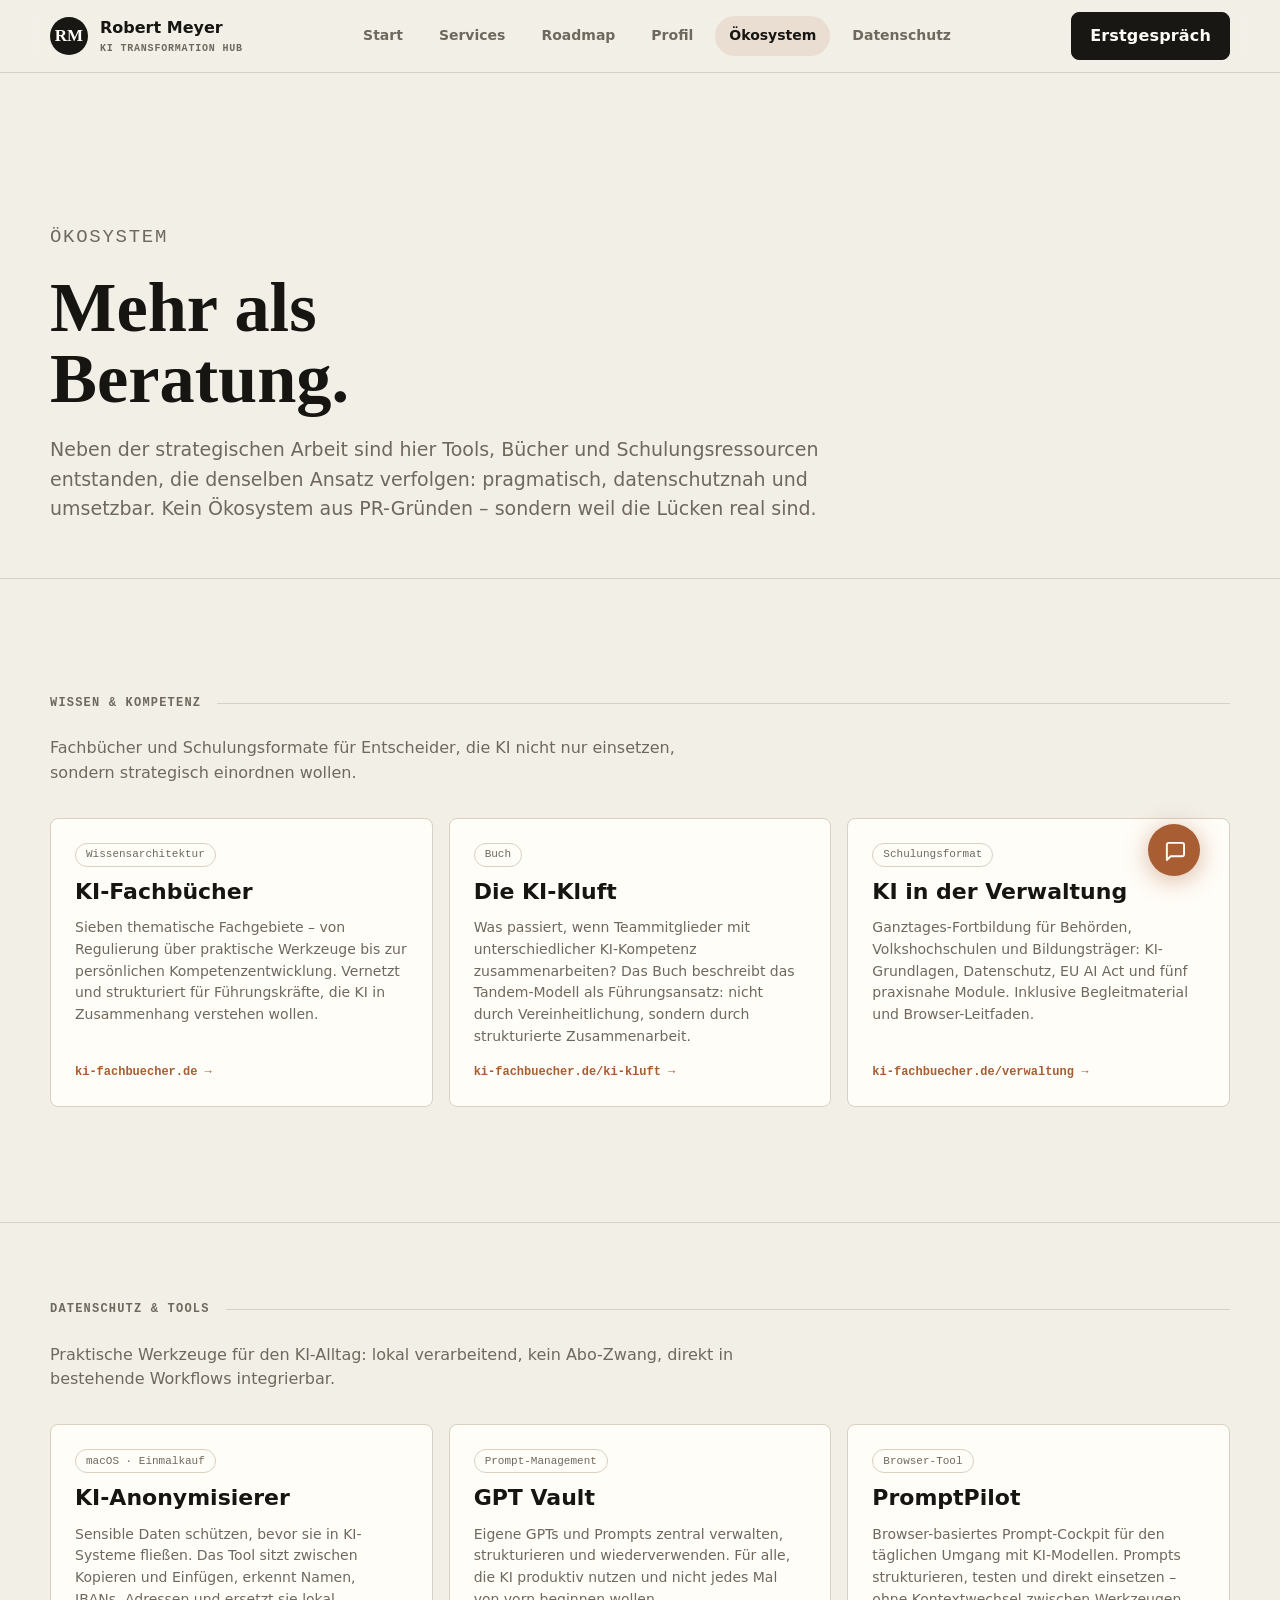
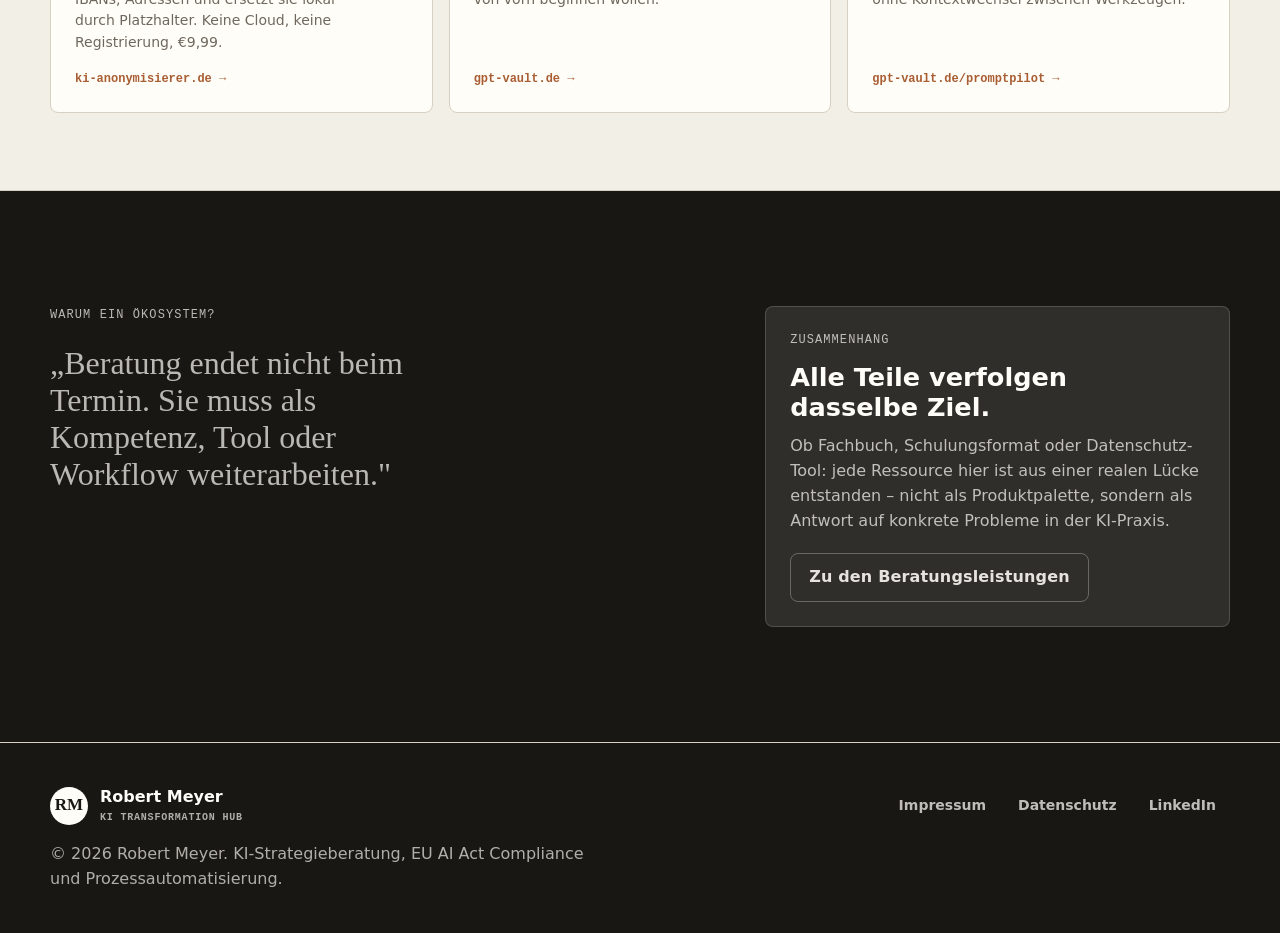
<file: oekosystem.html>
<!doctype html>
<html lang="de">
<head>
  <meta charset="utf-8">
  <meta name="viewport" content="width=device-width, initial-scale=1">
  <title>Ökosystem - Robert Meyer KI-Beratung</title>
  <meta name="description" content="Das KI-Ökosystem von Robert Meyer: Fachbücher, Tools, Datenschutz-Apps und Schulungsressourcen rund um KI-Kompetenz, Automatisierung und Datenschutz.">
  <link rel="canonical" href="https://ai.rm-on.de/oekosystem.html">
  <link rel="icon" href="assets/favicon.svg" type="image/svg+xml">
  <link rel="stylesheet" href="styles.css">
  <style>
    .eco-grid {
      display: grid;
      grid-template-columns: repeat(3, minmax(0, 1fr));
      gap: 16px;
    }

    .eco-card {
      display: flex;
      flex-direction: column;
      gap: 12px;
      border: 1px solid var(--border);
      border-radius: var(--radius);
      background: var(--surface);
      padding: 24px;
      text-decoration: none;
      color: inherit;
      transition: border-color 150ms, box-shadow 150ms, transform 150ms;
    }

    .eco-card:hover {
      border-color: var(--accent);
      box-shadow: 0 8px 32px color-mix(in oklch, var(--fg) 8%, transparent);
      transform: translateY(-2px);
    }

    .eco-tag {
      display: inline-flex;
      align-items: center;
      height: 24px;
      border: 1px solid var(--border);
      border-radius: 999px;
      padding: 0 10px;
      font-family: var(--font-mono);
      font-size: 11px;
      color: var(--muted);
      width: fit-content;
    }

    .eco-card-title {
      font-size: clamp(18px, 1.8vw, 22px);
      font-weight: 730;
      line-height: 1.2;
    }

    .eco-card p {
      color: var(--muted);
      font-size: 14px;
      flex: 1;
      line-height: 1.55;
    }

    .eco-link {
      font-size: 12px;
      color: var(--accent);
      font-weight: 700;
      font-family: var(--font-mono);
      margin-top: 4px;
    }

    .eco-category-header {
      display: grid;
      grid-template-columns: auto 1fr;
      align-items: center;
      gap: 16px;
      margin-bottom: 24px;
    }

    .eco-category-line {
      height: 1px;
      background: var(--border);
    }

    .eco-category-label {
      font-family: var(--font-mono);
      font-size: 12px;
      font-weight: 700;
      text-transform: uppercase;
      letter-spacing: 0.1em;
      color: var(--muted);
      white-space: nowrap;
    }

    /* === WIZARD STYLES === */
    .modal-wide { width: min(660px, 100%); }
    .wizard-steps { display: flex; align-items: center; gap: 8px; }
    .wiz-step {
      width: 30px; height: 30px; display: grid; place-items: center;
      border: 1px solid var(--border); border-radius: 50%;
      font-size: 13px; font-weight: 700; color: var(--muted);
      transition: background 200ms, border-color 200ms, color 200ms;
    }
    .wiz-step.active { background: var(--surface-strong); color: var(--surface); border-color: var(--surface-strong); }
    .wiz-divider { width: 28px; height: 1px; background: var(--border); }
    .service-choices { display: grid; grid-template-columns: 1fr 1fr; gap: 12px; margin-top: 22px; }
    .service-choice {
      display: grid; gap: 6px; text-align: left;
      border: 1px solid var(--border); border-radius: var(--radius);
      padding: 18px; background: var(--surface);
      transition: border-color 140ms, background 140ms;
    }
    .service-choice strong { font-size: 15px; }
    .service-choice span { color: var(--muted); font-size: 13px; line-height: 1.4; }
    .service-choice:hover { border-color: var(--fg); background: color-mix(in oklch, var(--accent) 5%, var(--surface)); }
    .service-choice.selected { border-color: var(--accent); background: color-mix(in oklch, var(--accent) 9%, var(--surface)); }
    .wiz-questions { display: grid; gap: 14px; margin-top: 20px; }
    .wiz-fieldset { border: 1px solid var(--border); border-radius: var(--radius); padding: 14px 16px; margin: 0; }
    .wiz-fieldset legend { font-size: 12px; font-weight: 700; color: var(--muted); text-transform: uppercase; letter-spacing: 0.06em; padding: 0 4px; }
    .radio-group { display: grid; gap: 8px; margin-top: 12px; }
    .radio-group label { display: flex; align-items: center; gap: 10px; font-size: 14px; cursor: pointer; }
    .wiz-nav { display: flex; gap: 10px; margin-top: 22px; justify-content: flex-end; }

    @media (max-width: 860px) {
      .eco-grid { grid-template-columns: 1fr 1fr; }
    }

    @media (max-width: 560px) {
      .eco-grid { grid-template-columns: 1fr; }
      .service-choices { grid-template-columns: 1fr; }
    }

    .dark-band .card .btn {
      color: color-mix(in oklch, var(--surface) 88%, transparent);
      border-color: color-mix(in oklch, var(--surface) 28%, transparent);
    }
    .dark-band .card .btn:hover {
      color: var(--surface);
      border-color: color-mix(in oklch, var(--surface) 60%, transparent);
    }
  </style>
  <script defer src="https://cv.rm-on.de/script.js" data-website-id="077fc84e-d4f1-4861-a26e-9604ad4954e3"></script>
</head>
<body>
  <header class="site-header">
    <div class="container nav-shell">
      <a class="brand" href="index.html"><span class="brand-mark">RM</span><span>Robert Meyer<small>KI Transformation Hub</small></span></a>
      <nav class="primary-nav" aria-label="Hauptnavigation">
        <a href="index.html">Start</a>
        <a href="services.html">Services</a>
        <a href="roadmap.html">Roadmap</a>
        <a href="about.html">Profil</a>
        <a href="oekosystem.html">Ökosystem</a>
        <a href="datenschutz.html">Datenschutz</a>
      </nav>
      <div class="nav-actions">
        <button class="btn btn-primary" type="button" data-open-contact>Erstgespräch</button>
        <button class="menu-toggle" type="button" data-menu-toggle aria-label="Menü öffnen" aria-expanded="false">☰</button>
      </div>
    </div>
  </header>

  <main>
    <section class="page-hero">
      <div class="container">
        <p class="eyebrow">Ökosystem</p>
        <h1>Mehr als Beratung.</h1>
        <p>Neben der strategischen Arbeit sind hier Tools, Bücher und Schulungsressourcen entstanden, die denselben Ansatz verfolgen: pragmatisch, datenschutznah und umsetzbar. Kein Ökosystem aus PR-Gründen – sondern weil die Lücken real sind.</p>
      </div>
    </section>

    <!-- WISSEN & KOMPETENZ -->
    <section class="section">
      <div class="container">
        <div class="eco-category-header">
          <span class="eco-category-label">Wissen & Kompetenz</span>
          <div class="eco-category-line"></div>
        </div>
        <p style="margin-bottom:32px;color:var(--muted)">Fachbücher und Schulungsformate für Entscheider, die KI nicht nur einsetzen, sondern strategisch einordnen wollen.</p>
        <div class="eco-grid">
          <a class="eco-card" href="https://ki-fachbuecher.de" target="_blank" rel="noopener">
            <span class="eco-tag">Wissensarchitektur</span>
            <span class="eco-card-title">KI-Fachbücher</span>
            <p>Sieben thematische Fachgebiete – von Regulierung über praktische Werkzeuge bis zur persönlichen Kompetenzentwicklung. Vernetzt und strukturiert für Führungskräfte, die KI in Zusammenhang verstehen wollen.</p>
            <span class="eco-link">ki-fachbuecher.de →</span>
          </a>
          <a class="eco-card" href="https://ki-fachbuecher.de/ki-kluft/" target="_blank" rel="noopener">
            <span class="eco-tag">Buch</span>
            <span class="eco-card-title">Die KI-Kluft</span>
            <p>Was passiert, wenn Teammitglieder mit unterschiedlicher KI-Kompetenz zusammenarbeiten? Das Buch beschreibt das Tandem-Modell als Führungsansatz: nicht durch Vereinheitlichung, sondern durch strukturierte Zusammenarbeit.</p>
            <span class="eco-link">ki-fachbuecher.de/ki-kluft →</span>
          </a>
          <a class="eco-card" href="https://ki-fachbuecher.de/verwaltung/" target="_blank" rel="noopener">
            <span class="eco-tag">Schulungsformat</span>
            <span class="eco-card-title">KI in der Verwaltung</span>
            <p>Ganztages-Fortbildung für Behörden, Volkshochschulen und Bildungsträger: KI-Grundlagen, Datenschutz, EU AI Act und fünf praxisnahe Module. Inklusive Begleitmaterial und Browser-Leitfaden.</p>
            <span class="eco-link">ki-fachbuecher.de/verwaltung →</span>
          </a>
        </div>
      </div>
    </section>

    <!-- DATENSCHUTZ & TOOLS -->
    <section class="section section-tight">
      <div class="container">
        <div class="eco-category-header">
          <span class="eco-category-label">Datenschutz & Tools</span>
          <div class="eco-category-line"></div>
        </div>
        <p style="margin-bottom:32px;color:var(--muted)">Praktische Werkzeuge für den KI-Alltag: lokal verarbeitend, kein Abo-Zwang, direkt in bestehende Workflows integrierbar.</p>
        <div class="eco-grid">
          <a class="eco-card" href="https://ki-anonymisierer.de" target="_blank" rel="noopener">
            <span class="eco-tag">macOS · Einmalkauf</span>
            <span class="eco-card-title">KI-Anonymisierer</span>
            <p>Sensible Daten schützen, bevor sie in KI-Systeme fließen. Das Tool sitzt zwischen Kopieren und Einfügen, erkennt Namen, IBANs, Adressen und ersetzt sie lokal durch Platzhalter. Keine Cloud, keine Registrierung, €9,99.</p>
            <span class="eco-link">ki-anonymisierer.de →</span>
          </a>
          <a class="eco-card" href="https://gpt-vault.de" target="_blank" rel="noopener">
            <span class="eco-tag">Prompt-Management</span>
            <span class="eco-card-title">GPT Vault</span>
            <p>Eigene GPTs und Prompts zentral verwalten, strukturieren und wiederverwenden. Für alle, die KI produktiv nutzen und nicht jedes Mal von vorn beginnen wollen.</p>
            <span class="eco-link">gpt-vault.de →</span>
          </a>
          <a class="eco-card" href="https://gpt-vault.de/promptpilot" target="_blank" rel="noopener">
            <span class="eco-tag">Browser-Tool</span>
            <span class="eco-card-title">PromptPilot</span>
            <p>Browser-basiertes Prompt-Cockpit für den täglichen Umgang mit KI-Modellen. Prompts strukturieren, testen und direkt einsetzen – ohne Kontextwechsel zwischen Werkzeugen.</p>
            <span class="eco-link">gpt-vault.de/promptpilot →</span>
          </a>
        </div>
      </div>
    </section>

    <!-- VERBINDUNG ZUR BERATUNG -->
    <section class="section dark-band">
      <div class="container quote-grid">
        <div>
          <p class="eyebrow">Warum ein Ökosystem?</p>
          <p class="quote">„Beratung endet nicht beim Termin. Sie muss als Kompetenz, Tool oder Workflow weiterarbeiten."</p>
        </div>
        <div class="card">
          <p class="kicker">Zusammenhang</p>
          <h3>Alle Teile verfolgen dasselbe Ziel.</h3>
          <p>Ob Fachbuch, Schulungsformat oder Datenschutz-Tool: jede Ressource hier ist aus einer realen Lücke entstanden – nicht als Produktpalette, sondern als Antwort auf konkrete Probleme in der KI-Praxis.</p>
          <div style="margin-top:20px">
            <a class="btn" href="services.html">Zu den Beratungsleistungen</a>
          </div>
        </div>
      </div>
    </section>
  </main>

  <footer class="site-footer">
    <div class="container footer-grid">
      <div>
        <a class="brand" href="index.html"><span class="brand-mark">RM</span><span>Robert Meyer<small>KI Transformation Hub</small></span></a>
        <p class="muted" style="margin-top:16px">© 2026 Robert Meyer. KI-Strategieberatung, EU AI Act Compliance und Prozessautomatisierung.</p>
      </div>
      <nav class="legal-nav" aria-label="Rechtliches">
        <a href="impressum.html">Impressum</a>
        <a href="datenschutz.html">Datenschutz</a>
        <a href="https://www.linkedin.com/in/robert-meyer-666b39315" target="_blank" rel="noopener">LinkedIn</a>
      </nav>
    </div>
  </footer>

  <div class="modal-backdrop" data-contact-modal aria-hidden="true">
    <section class="modal modal-wide" role="dialog" aria-modal="true" aria-labelledby="contact-title">
      <div class="modal-head">
        <div class="wizard-steps" aria-label="Fortschritt">
          <span class="wiz-step active" data-step="1">1</span>
          <span class="wiz-divider"></span>
          <span class="wiz-step" data-step="2">2</span>
          <span class="wiz-divider"></span>
          <span class="wiz-step" data-step="3">3</span>
        </div>
        <button class="icon-button" type="button" data-close-contact aria-label="Dialog schließen">×</button>
      </div>
      <div data-wizard-step="1">
        <p class="eyebrow">Schritt 1 von 3</p>
        <h2 id="contact-title">Womit sollen wir starten?</h2>
        <div class="service-choices">
          <button class="service-choice" type="button" data-choice="13%-Check"><strong>13%-Check</strong><span>KI-Vorhaben prüfen, bevor Budget freigegeben wird</span></button>
          <button class="service-choice" type="button" data-choice="AI Act Risiko-Sprint"><strong>AI Act Risiko-Sprint</strong><span>Compliance-Status klären und Risiken dokumentieren</span></button>
          <button class="service-choice" type="button" data-choice="n8n Workflow-Prototyp"><strong>n8n Workflow-Prototyp</strong><span>Einen Prozess als echten Workflow testen</span></button>
          <button class="service-choice" type="button" data-choice="Executive KI-Schulung"><strong>Executive KI-Schulung</strong><span>Führungskräfte oder Teams befähigen</span></button>
        </div>
      </div>
      <div data-wizard-step="2" hidden>
        <p class="eyebrow">Schritt 2 von 3</p>
        <h2>Drei kurze Fragen.</h2>
        <div class="wiz-questions">
          <fieldset class="wiz-fieldset"><legend>Organisation</legend><div class="radio-group"><label><input type="radio" name="wiz-org" value="Unternehmen / Mittelstand"> Unternehmen / Mittelstand</label><label><input type="radio" name="wiz-org" value="Verwaltung / öffentliche Stelle"> Verwaltung / Öffentlicher Sektor</label><label><input type="radio" name="wiz-org" value="Beratung / Agentur"> Beratung / Agentur</label></div></fieldset>
          <fieldset class="wiz-fieldset"><legend>Aktueller KI-Status</legend><div class="radio-group"><label><input type="radio" name="wiz-status" value="Erste Ideen"> Erste Ideen, noch kein konkreter Plan</label><label><input type="radio" name="wiz-status" value="Pilot läuft oder geplant"> Pilot läuft oder konkret geplant</label><label><input type="radio" name="wiz-status" value="Tools im Einsatz, Governance offen"> Tools im Einsatz, Governance noch offen</label></div></fieldset>
          <fieldset class="wiz-fieldset"><legend>Größtes Risiko</legend><div class="radio-group"><label><input type="radio" name="wiz-risk" value="Budget ohne Wirkung"> Budget ohne nachweisbare Wirkung</label><label><input type="radio" name="wiz-risk" value="Datenschutz / AI Act"> Datenschutz oder AI Act Compliance</label><label><input type="radio" name="wiz-risk" value="Akzeptanz im Team"> Akzeptanz im Team</label><label><input type="radio" name="wiz-risk" value="Technische Umsetzung"> Technische Umsetzung</label></div></fieldset>
        </div>
        <div class="wiz-nav"><button class="btn" type="button" data-wizard-back>Zurück</button><button class="btn btn-primary" type="button" data-wizard-next>Weiter</button></div>
      </div>
      <div data-wizard-step="3" hidden>
        <p class="eyebrow">Schritt 3 von 3</p>
        <h2>Kontaktdaten.</h2>
        <form data-contact-form>
          <input type="hidden" name="topic">
          <input type="hidden" name="companyType">
          <input type="hidden" name="aiStatus">
          <input type="hidden" name="biggestRisk">
          <div class="field"><label for="name">Name</label><input id="name" name="name" autocomplete="name" required></div>
          <div class="field"><label for="email">E-Mail</label><input id="email" name="email" type="email" autocomplete="email" required aria-describedby="form-status"></div>
          <div class="field"><label for="phone">Telefon</label><input id="phone" name="phone" autocomplete="tel"></div>
          <div class="field"><label for="appointment">Wunschtermin</label><input id="appointment" name="appointment" placeholder="z.B. Dienstagvormittag"></div>
          <div class="field"><label for="message">Kurzbeschreibung</label><textarea id="message" name="message" rows="3"></textarea></div>
          <div class="wiz-nav"><button class="btn" type="button" data-wizard-back>Zurück</button><button class="btn btn-primary" type="submit">Anfrage senden</button></div>
          <p id="form-status" data-form-status class="muted" style="margin-top:14px">Alternativ: rm@kostenmanager.net · +49 (0) 162 4194748</p>
        </form>
      </div>
    </section>
  </div>

  <script src="app.js"></script>
</body>
</html>
</file>
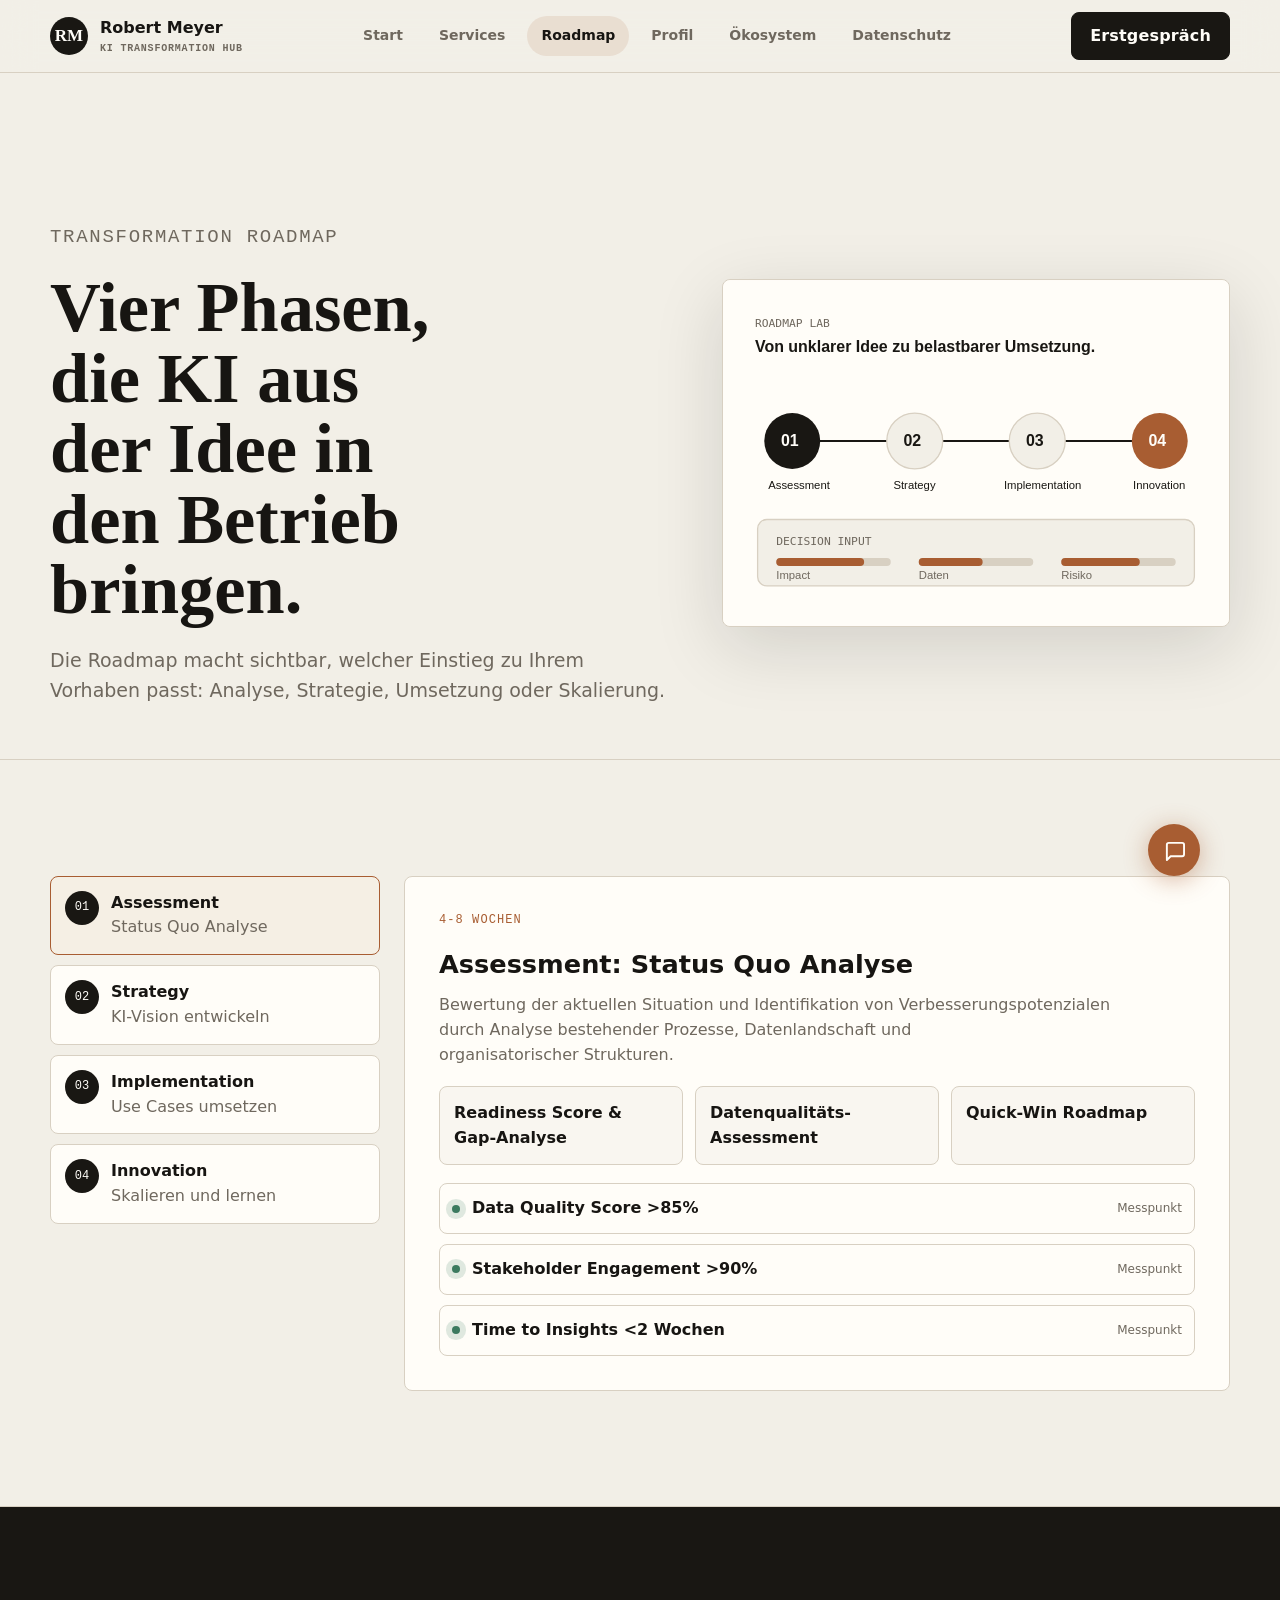
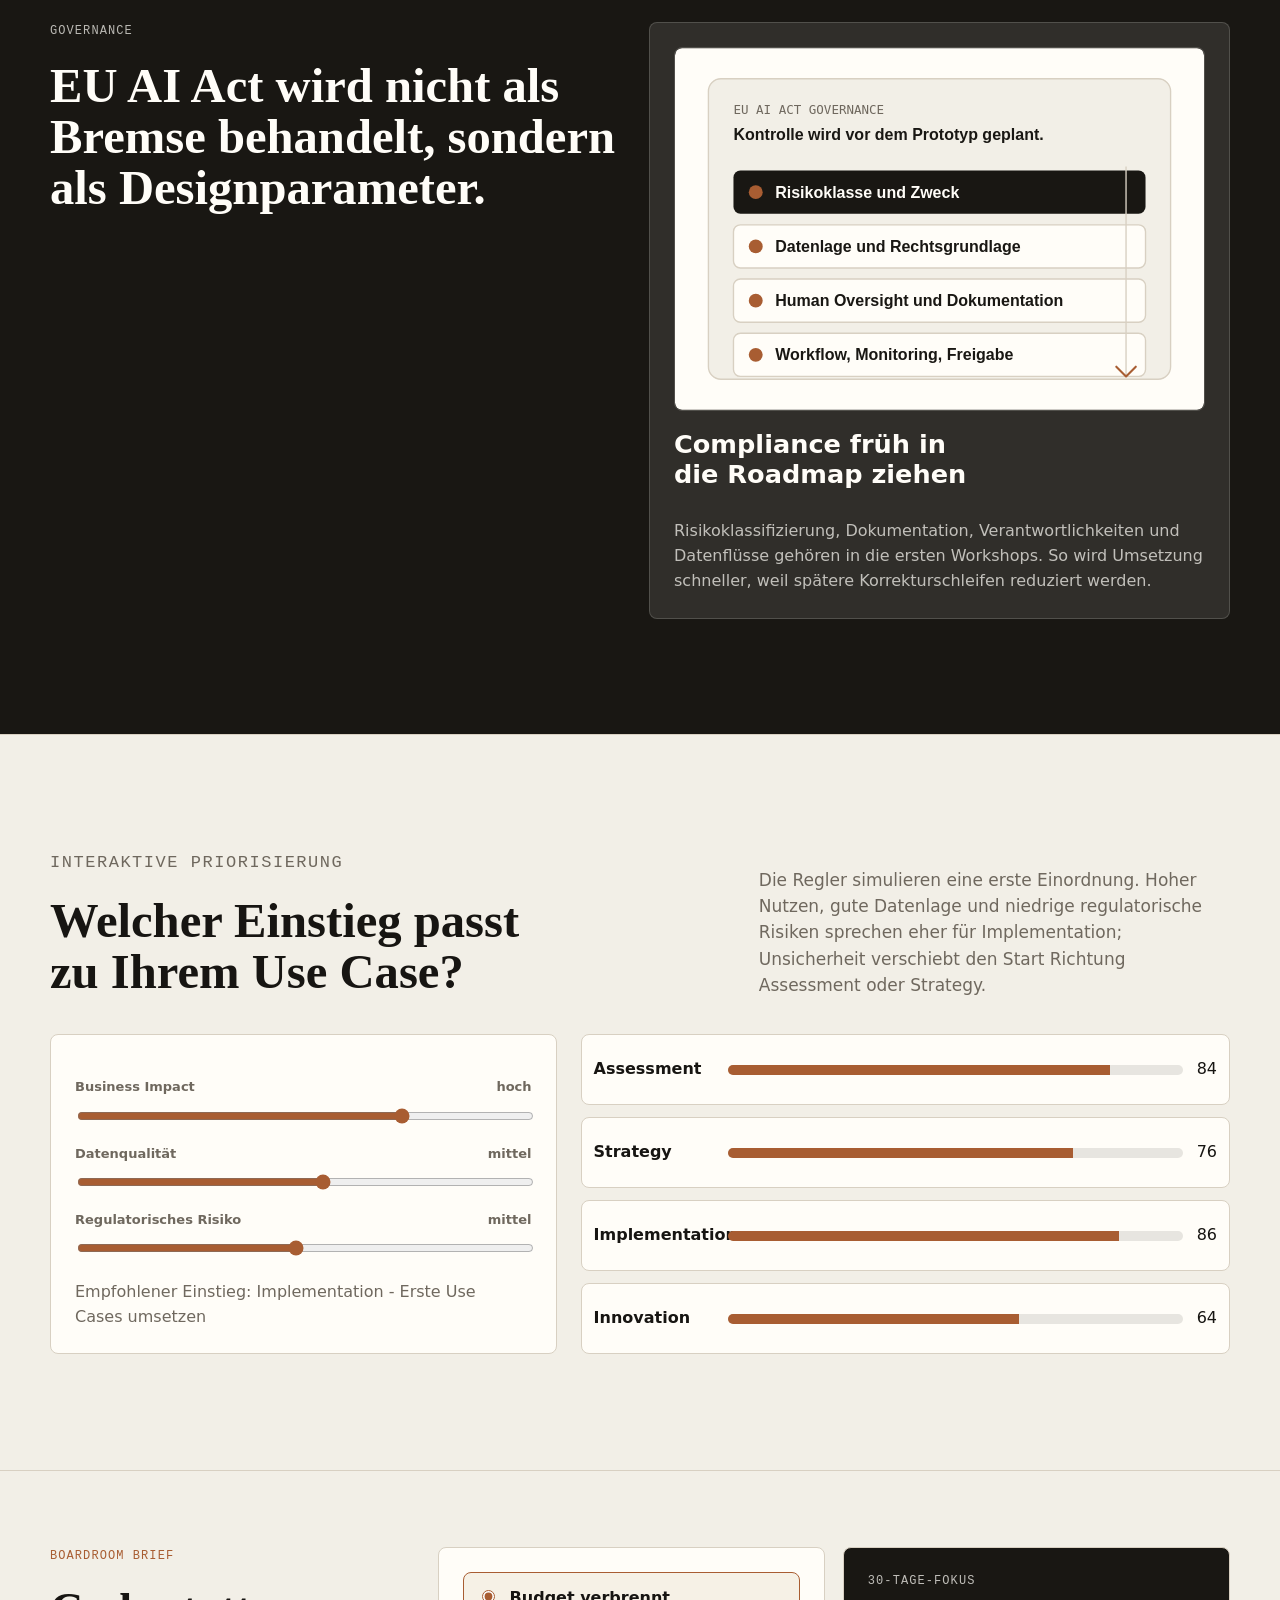
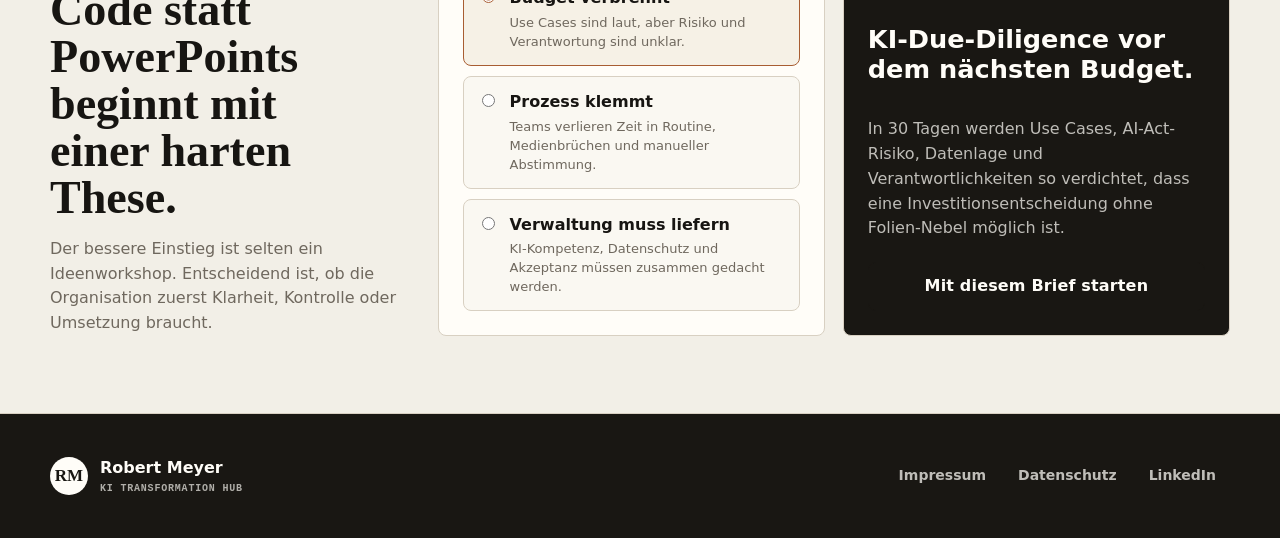
<file: roadmap.html>
<!doctype html>
<html lang="de">
<head>
  <meta charset="utf-8">
  <meta name="viewport" content="width=device-width, initial-scale=1">
  <title>KI Roadmap - Robert Meyer</title>
  <meta name="description" content="Interaktive KI-Transformationsroadmap: Assessment, Strategy, Implementation und Innovation.">
  <link rel="canonical" href="https://ai.rm-on.de/roadmap.html">
  <link rel="icon" href="assets/favicon.svg" type="image/svg+xml">
  <link rel="stylesheet" href="styles.css">
  <script defer src="https://cv.rm-on.de/script.js" data-website-id="077fc84e-d4f1-4861-a26e-9604ad4954e3"></script>
</head>
<body>
  <header class="site-header">
    <div class="container nav-shell">
      <a class="brand" href="index.html"><span class="brand-mark">RM</span><span>Robert Meyer<small>KI Transformation Hub</small></span></a>
      <nav class="primary-nav" aria-label="Hauptnavigation">
        <a href="index.html">Start</a><a href="services.html">Services</a><a href="roadmap.html">Roadmap</a><a href="about.html">Profil</a><div class="ecosystem"><button class="ecosystem-trigger" type="button" aria-haspopup="true">Ökosystem</button><div class="ecosystem-panel"><a href="https://ki-fachbuecher.de" target="_blank" rel="noopener"><strong>KI-Fachbücher</strong><span>Fachbücher und Neuerscheinungen</span></a><a href="https://ki-anonymisierer.de" target="_blank" rel="noopener"><strong>KI-Anonymisierer</strong><span>Datenschutzorientierte Textanonymisierung</span></a><a href="https://ki-notch.de" target="_blank" rel="noopener"><strong>KI Notch</strong><span>App und Produktivitätstool</span></a><a href="https://strata-app.de" target="_blank" rel="noopener"><strong>Strata App</strong><span>iOS-Zugriff auf Apple Health Daten</span></a><a href="https://gpt-vault.de" target="_blank" rel="noopener"><strong>GPT Vault</strong><span>Prompt- und GPT-Verwaltung</span></a><a href="https://gpt-vault.de/promptpilot" target="_blank" rel="noopener"><strong>PromptPilot</strong><span>Prompt-Arbeit als eigener Workflow</span></a><a href="https://ki-fachbuecher.de/ki-kluft/" target="_blank" rel="noopener"><strong>KI-Kluft</strong><span>KI-Kompetenzlücken gezielt nutzen</span></a><a href="https://ki-fachbuecher.de/verwaltung/" target="_blank" rel="noopener"><strong>KI für Verwaltungen</strong><span>Beratung und Schulung für öffentliche Verwaltungen</span></a></div></div><a href="datenschutz.html">Datenschutz</a>
      </nav>
      <div class="nav-actions"><button class="btn btn-primary" type="button" data-open-contact>Erstgespräch</button><button class="menu-toggle" type="button" data-menu-toggle aria-label="Menü öffnen" aria-expanded="false">☰</button></div>
    </div>
  </header>
  <main>
    <section class="page-hero">
      <div class="container page-hero-grid">
        <div>
          <p class="eyebrow">Transformation Roadmap</p>
          <h1>Vier Phasen, die KI aus der Idee in den Betrieb bringen.</h1>
          <p>Die Roadmap macht sichtbar, welcher Einstieg zu Ihrem Vorhaben passt: Analyse, Strategie, Umsetzung oder Skalierung.</p>
        </div>
        <figure class="asset-panel">
          <img src="assets/visual-roadmap-lab.svg" alt="Interaktive Roadmap mit Assessment, Strategy, Implementation und Innovation">
        </figure>
      </div>
    </section>
    <section class="section">
      <div class="container pathway">
        <div class="path-controls" aria-label="Roadmap Phasen">
          <button class="path-button" type="button" data-phase="assessment" aria-pressed="true"><span class="path-number">01</span><span><strong>Assessment</strong><br><span class="muted">Status Quo Analyse</span></span></button>
          <button class="path-button" type="button" data-phase="strategy" aria-pressed="false"><span class="path-number">02</span><span><strong>Strategy</strong><br><span class="muted">KI-Vision entwickeln</span></span></button>
          <button class="path-button" type="button" data-phase="implementation" aria-pressed="false"><span class="path-number">03</span><span><strong>Implementation</strong><br><span class="muted">Use Cases umsetzen</span></span></button>
          <button class="path-button" type="button" data-phase="innovation" aria-pressed="false"><span class="path-number">04</span><span><strong>Innovation</strong><br><span class="muted">Skalieren und lernen</span></span></button>
        </div>
        <div class="path-detail" data-path-detail aria-live="polite"></div>
      </div>
    </section>
    <section class="section dark-band">
      <div class="container grid-2">
        <div>
          <p class="eyebrow">Governance</p>
          <h2>EU AI Act wird nicht als Bremse behandelt, sondern als Designparameter.</h2>
        </div>
        <div class="card visual-card">
          <img src="assets/visual-governance-stack.svg" alt="EU AI Act Governance Stack mit Risiko, Daten, Human Oversight und Workflow">
          <h3>Compliance früh in die Roadmap ziehen</h3>
          <p>Risikoklassifizierung, Dokumentation, Verantwortlichkeiten und Datenflüsse gehören in die ersten Workshops. So wird Umsetzung schneller, weil spätere Korrekturschleifen reduziert werden.</p>
        </div>
      </div>
    </section>
    <section class="section">
      <div class="container section-header">
        <div>
          <p class="eyebrow">Interaktive Priorisierung</p>
          <h2>Welcher Einstieg passt zu Ihrem Use Case?</h2>
        </div>
        <p>Die Regler simulieren eine erste Einordnung. Hoher Nutzen, gute Datenlage und niedrige regulatorische Risiken sprechen eher für Implementation; Unsicherheit verschiebt den Start Richtung Assessment oder Strategy.</p>
      </div>
      <div class="container priority-board" data-priority-board>
        <form class="card">
          <div class="range-row">
            <label for="impact"><span>Business Impact</span><strong>hoch</strong></label>
            <input id="impact" type="range" min="0" max="100" value="72">
          </div>
          <div class="range-row">
            <label for="dataQuality"><span>Datenqualität</span><strong>mittel</strong></label>
            <input id="dataQuality" type="range" min="0" max="100" value="54">
          </div>
          <div class="range-row">
            <label for="risk"><span>Regulatorisches Risiko</span><strong>mittel</strong></label>
            <input id="risk" type="range" min="0" max="100" value="48">
          </div>
          <p class="muted" data-priority-output style="margin-top:22px">Empfohlener Einstieg wird berechnet.</p>
        </form>
        <div class="decision-matrix">
          <div class="decision-row" data-score-row="assessment"><strong>Assessment</strong><div class="decision-score"><span></span></div><span data-score-value>0</span></div>
          <div class="decision-row" data-score-row="strategy"><strong>Strategy</strong><div class="decision-score"><span></span></div><span data-score-value>0</span></div>
          <div class="decision-row" data-score-row="implementation"><strong>Implementation</strong><div class="decision-score"><span></span></div><span data-score-value>0</span></div>
          <div class="decision-row" data-score-row="innovation"><strong>Innovation</strong><div class="decision-score"><span></span></div><span data-score-value>0</span></div>
        </div>
      </div>
    </section>
    <section class="section section-tight">
      <div class="container brief-lab" data-brief-lab>
        <div>
          <p class="eyebrow">Boardroom Brief</p>
          <h2>Code statt PowerPoints beginnt mit einer harten These.</h2>
          <p>Der bessere Einstieg ist selten ein Ideenworkshop. Entscheidend ist, ob die Organisation zuerst Klarheit, Kontrolle oder Umsetzung braucht.</p>
        </div>
        <form class="card brief-options" aria-label="Boardroom Brief konfigurieren">
          <label class="brief-choice">
            <input type="radio" name="brief" value="risk" checked>
            <span><strong>Budget verbrennt</strong><small>Use Cases sind laut, aber Risiko und Verantwortung sind unklar.</small></span>
          </label>
          <label class="brief-choice">
            <input type="radio" name="brief" value="process">
            <span><strong>Prozess klemmt</strong><small>Teams verlieren Zeit in Routine, Medienbrüchen und manueller Abstimmung.</small></span>
          </label>
          <label class="brief-choice">
            <input type="radio" name="brief" value="public">
            <span><strong>Verwaltung muss liefern</strong><small>KI-Kompetenz, Datenschutz und Akzeptanz müssen zusammen gedacht werden.</small></span>
          </label>
        </form>
        <aside class="brief-output card" aria-live="polite">
          <p class="kicker">30-Tage-Fokus</p>
          <h3 data-brief-title></h3>
          <p data-brief-body></p>
          <button class="btn btn-primary" type="button" data-open-contact data-contact-topic="13%-Check">Mit diesem Brief starten</button>
        </aside>
      </div>
    </section>
  </main>
  <footer class="site-footer"><div class="container footer-grid"><div><a class="brand" href="index.html"><span class="brand-mark">RM</span><span>Robert Meyer<small>KI Transformation Hub</small></span></a></div><nav class="legal-nav" aria-label="Rechtliches"><a href="impressum.html">Impressum</a><a href="datenschutz.html">Datenschutz</a><a href="https://www.linkedin.com/in/robert-meyer-666b39315" target="_blank" rel="noopener">LinkedIn</a></nav></div></footer>
  <div class="modal-backdrop" data-contact-modal aria-hidden="true"><section class="modal" role="dialog" aria-modal="true" aria-labelledby="contact-title"><div class="modal-head"><div><p class="eyebrow">Kontakt</p><h2 id="contact-title">Erstgespräch anfragen</h2></div><button class="icon-button" type="button" data-close-contact aria-label="Dialog schließen">×</button></div><form data-contact-form><div class="field"><label for="name">Name</label><input id="name" name="name" required></div><div class="field"><label for="email">E-Mail</label><input id="email" name="email" required aria-describedby="form-status"></div><div class="field"><label for="phone">Telefon</label><input id="phone" name="phone"></div><div class="field"><label for="appointment">Wunschtermin</label><input id="appointment" name="appointment"></div><button class="btn btn-primary" type="submit">Anfrage vorbereiten</button><p id="form-status" data-form-status class="muted" style="margin-top:14px">Alternativ direkt per E-Mail: rm@kostenmanager.net</p></form></section></div>
  <script src="app.js"></script>
</body>
</html>
</file>
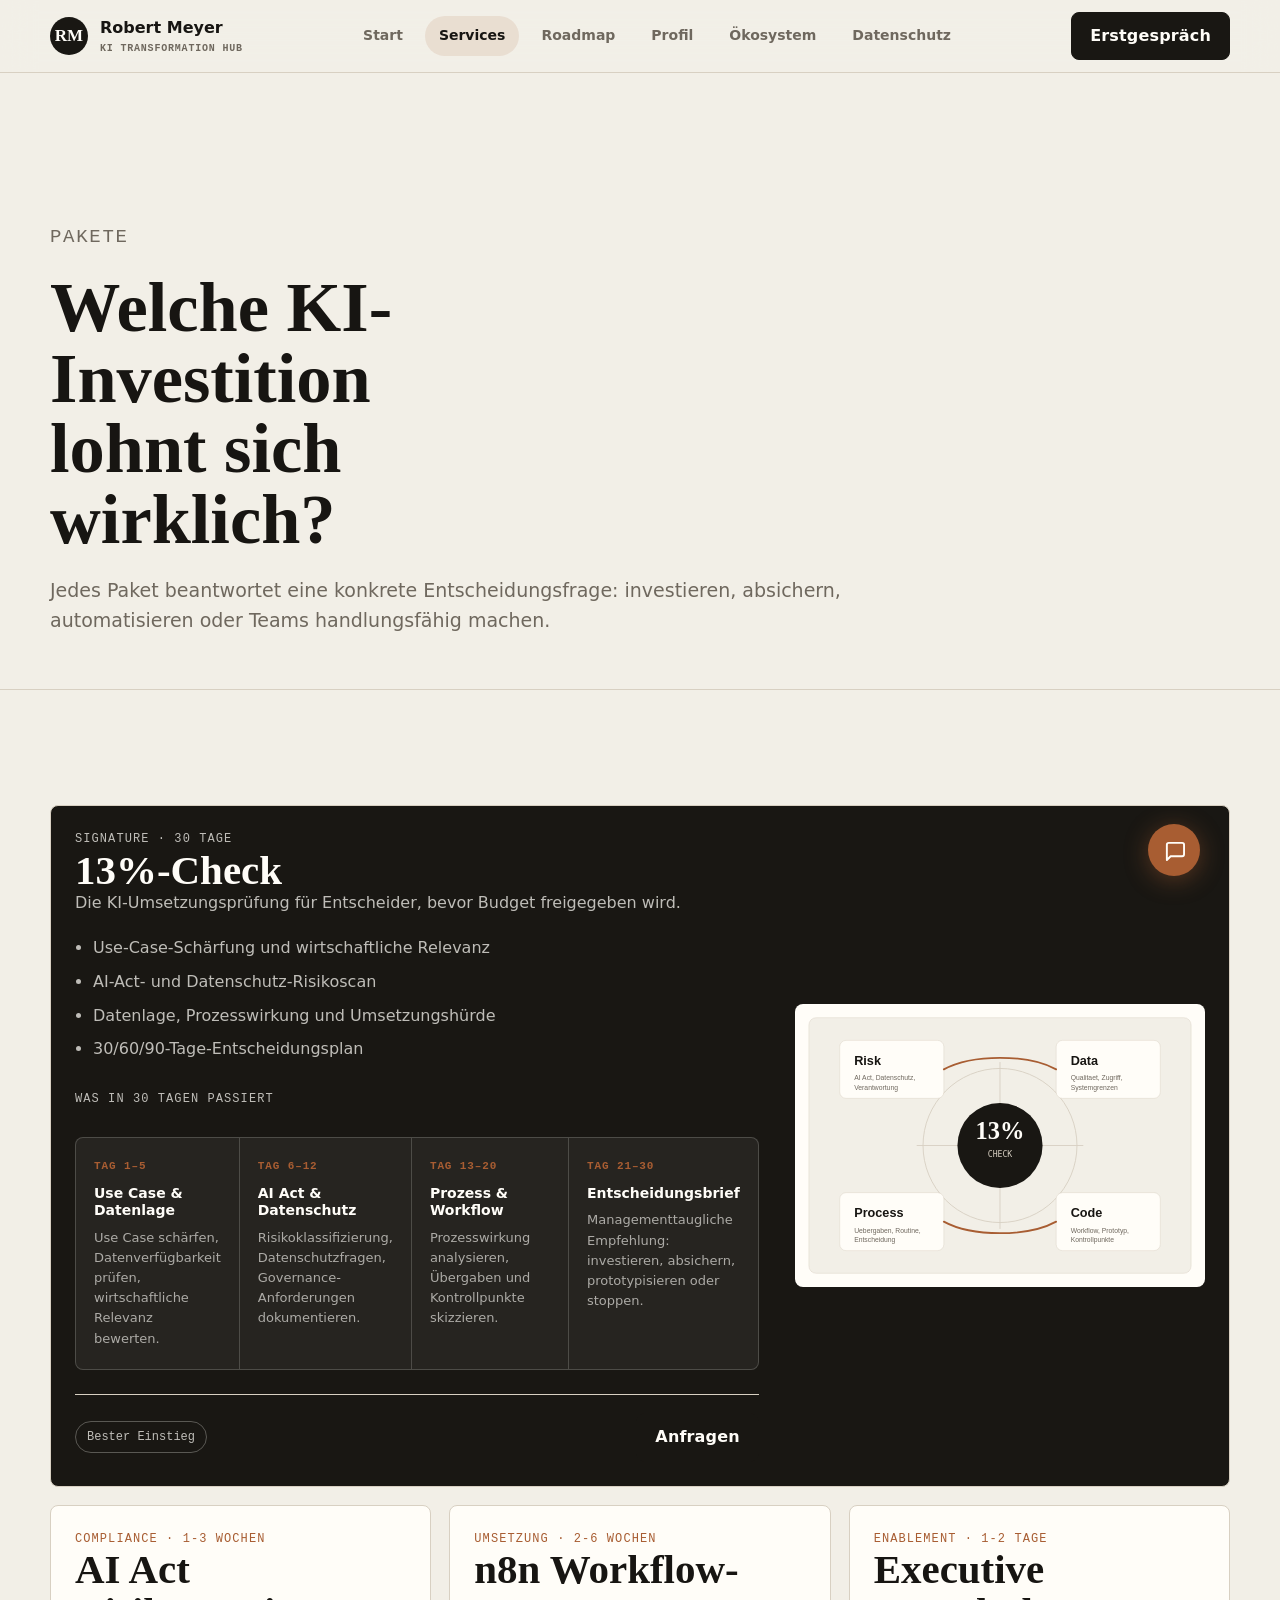
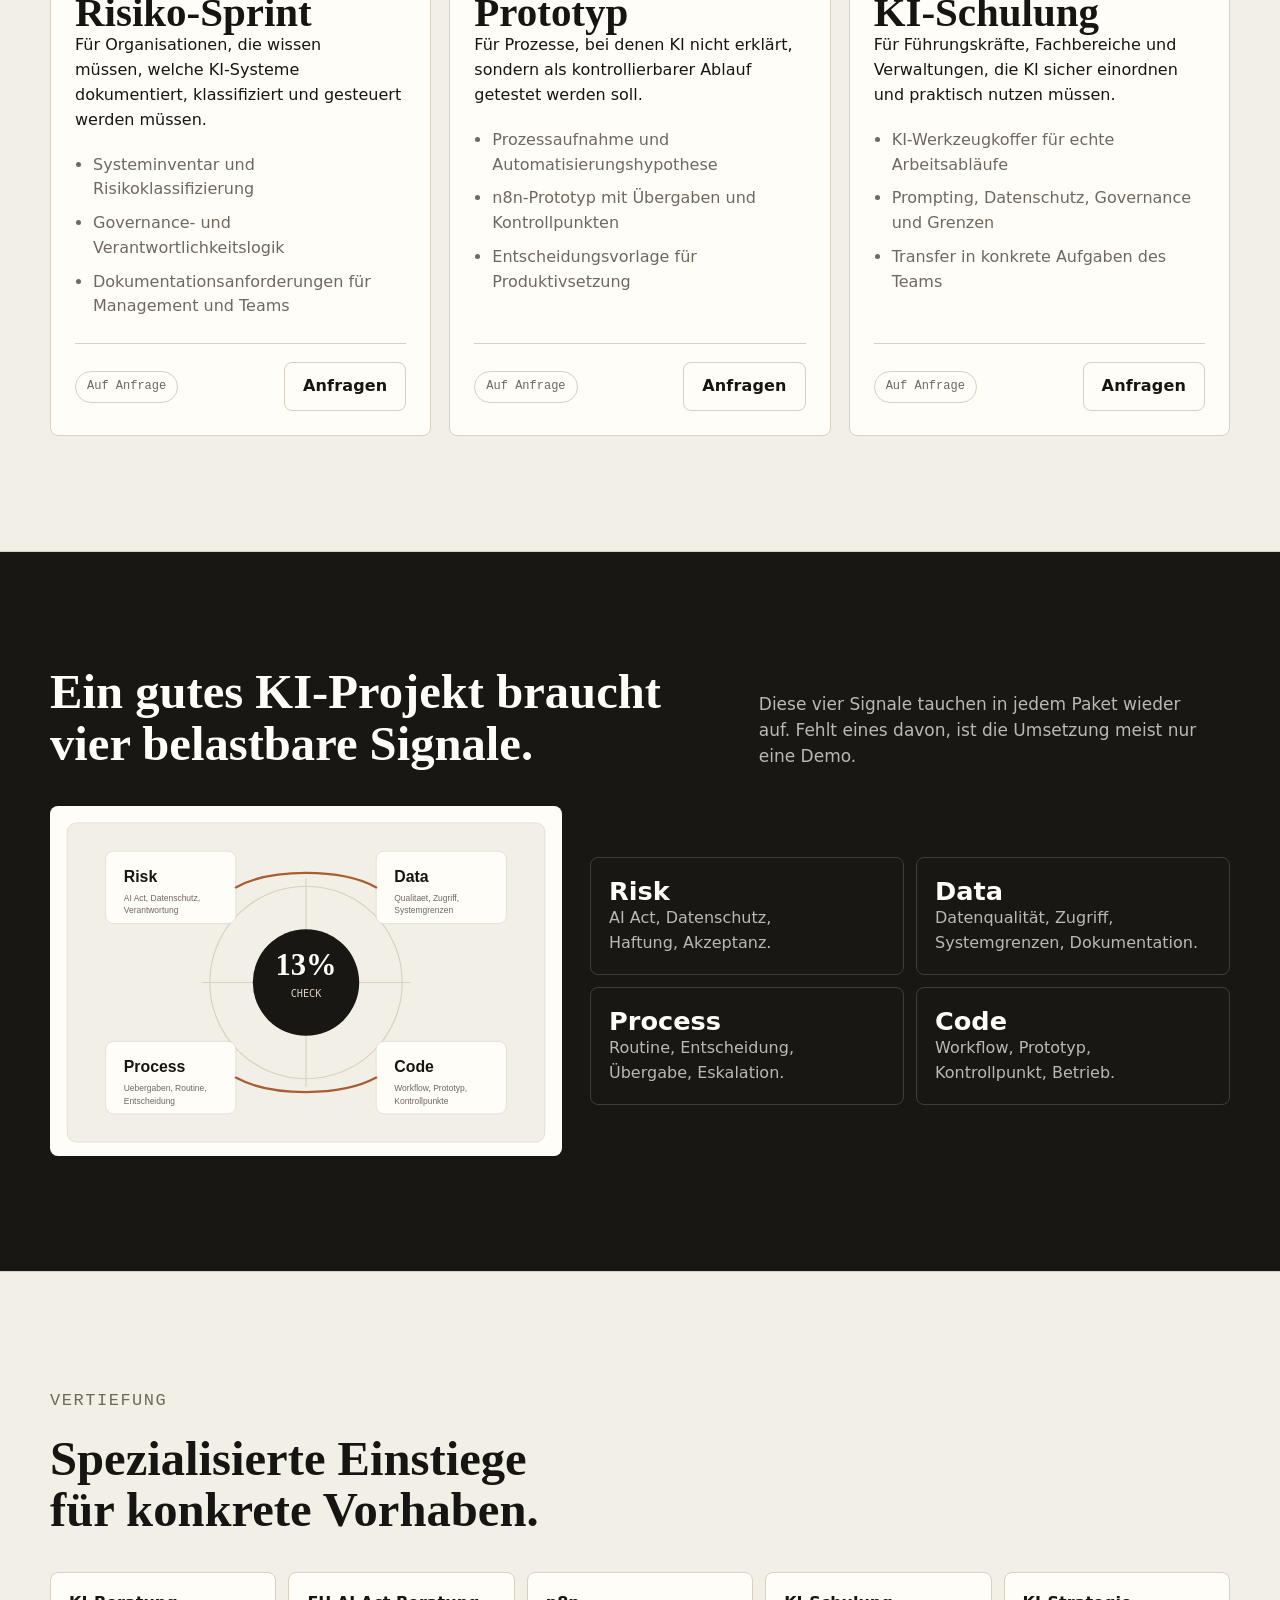
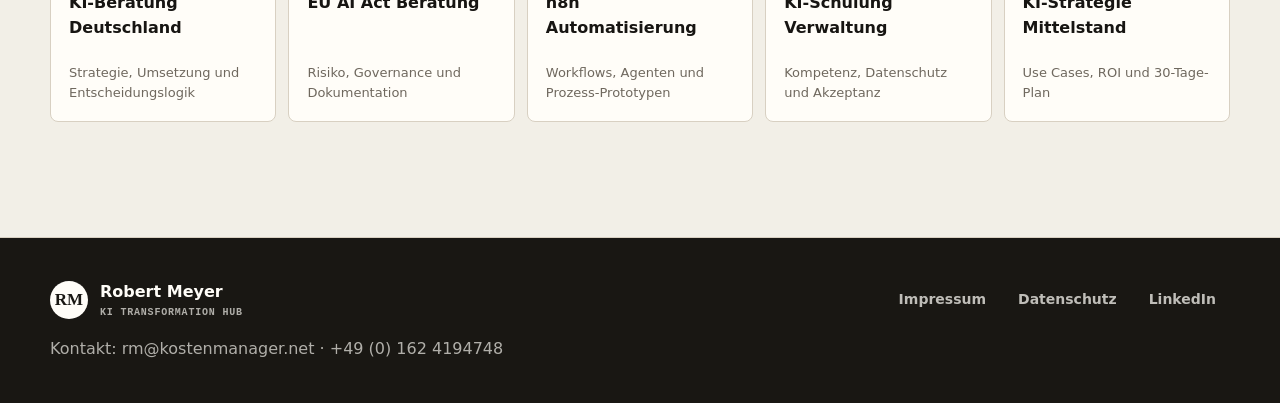
<file: services.html>
<!doctype html>
<html lang="de">
<head>
  <meta charset="utf-8">
  <meta name="viewport" content="width=device-width, initial-scale=1">
  <title>KI-Beratung Pakete - 13%-Check, AI Act Sprint und n8n Workflow</title>
  <meta name="description" content="Konkrete KI-Beratungspakete von Robert Meyer: 13%-Check, AI Act Risiko-Sprint, n8n Workflow-Prototyp und Executive KI-Schulung.">
  <link rel="canonical" href="https://ai.rm-on.de/services.html">
  <link rel="icon" href="assets/favicon.svg" type="image/svg+xml">
  <link rel="stylesheet" href="styles.css">
  <style>
    /* === 30-TAGE-TIMELINE === */
    .timeline-strip {
      display: grid;
      grid-template-columns: repeat(4, 1fr);
      border: 1px solid var(--border);
      border-radius: var(--radius);
      background: var(--surface);
      overflow: hidden;
      margin-top: 28px;
    }

    .timeline-step {
      padding: 20px 18px;
      border-right: 1px solid var(--border);
    }

    .timeline-step:last-child { border-right: 0; }

    .timeline-tag {
      font-family: var(--font-mono);
      font-size: 11px;
      color: var(--accent);
      font-weight: 700;
      text-transform: uppercase;
      letter-spacing: 0.08em;
      margin-bottom: 10px;
    }

    .timeline-step h4 {
      font-size: 14px;
      font-weight: 730;
      margin: 0 0 8px;
      line-height: 1.25;
    }

    .timeline-step p { font-size: 13px; color: var(--muted); }

    .timeline-connector {
      display: flex;
      align-items: center;
      gap: 0;
      margin-top: 4px;
      margin-bottom: 22px;
    }

    .timeline-connector span {
      font-family: var(--font-mono);
      font-size: 11px;
      color: var(--muted);
    }

    .timeline-connector-line {
      flex: 1;
      height: 1px;
      background: var(--border);
      margin: 0 8px;
    }

    /* === WIZARD STYLES (kopiert für Konsistenz) === */
    .modal-wide { width: min(660px, 100%); }
    .wizard-steps { display: flex; align-items: center; gap: 8px; }
    .wiz-step {
      width: 30px; height: 30px; display: grid; place-items: center;
      border: 1px solid var(--border); border-radius: 50%;
      font-size: 13px; font-weight: 700; color: var(--muted);
      transition: background 200ms, border-color 200ms, color 200ms;
    }
    .wiz-step.active { background: var(--surface-strong); color: var(--surface); border-color: var(--surface-strong); }
    .wiz-divider { width: 28px; height: 1px; background: var(--border); }
    .service-choices { display: grid; grid-template-columns: 1fr 1fr; gap: 12px; margin-top: 22px; }
    .service-choice {
      display: grid; gap: 6px; text-align: left;
      border: 1px solid var(--border); border-radius: var(--radius);
      padding: 18px; background: var(--surface);
      transition: border-color 140ms, background 140ms;
    }
    .service-choice strong { font-size: 15px; }
    .service-choice span { color: var(--muted); font-size: 13px; line-height: 1.4; }
    .service-choice:hover { border-color: var(--fg); background: color-mix(in oklch, var(--accent) 5%, var(--surface)); }
    .service-choice.selected { border-color: var(--accent); background: color-mix(in oklch, var(--accent) 9%, var(--surface)); }
    .wiz-questions { display: grid; gap: 14px; margin-top: 20px; }
    .wiz-fieldset { border: 1px solid var(--border); border-radius: var(--radius); padding: 14px 16px; margin: 0; }
    .wiz-fieldset legend { font-size: 12px; font-weight: 700; color: var(--muted); text-transform: uppercase; letter-spacing: 0.06em; padding: 0 4px; }
    .radio-group { display: grid; gap: 8px; margin-top: 12px; }
    .radio-group label { display: flex; align-items: center; gap: 10px; font-size: 14px; cursor: pointer; }
    .wiz-nav { display: flex; gap: 10px; margin-top: 22px; justify-content: flex-end; }

    @media (max-width: 700px) {
      .timeline-strip { grid-template-columns: 1fr 1fr; }
      .timeline-step:nth-child(2) { border-right: 0; }
      .timeline-step:nth-child(3),
      .timeline-step:nth-child(4) { border-top: 1px solid var(--border); }
      .timeline-step:nth-child(4) { border-right: 0; }
    }

    @media (max-width: 440px) {
      .timeline-strip { grid-template-columns: 1fr; }
      .timeline-step { border-right: 0 !important; }
      .timeline-step + .timeline-step { border-top: 1px solid var(--border); }
      .service-choices { grid-template-columns: 1fr; }
    }

    /* === LAYOUT OVERRIDES === */
    .offer-stack { grid-template-columns: repeat(3, 1fr); }

    .package-card { overflow: visible; }

    .package-card.featured {
      grid-column: 1 / -1;
      grid-row: auto;
      grid-template-columns: 1fr minmax(240px, 0.6fr);
      grid-template-rows: 1fr auto;
      column-gap: 36px;
    }
    .package-card.featured > div:first-child { grid-column: 1; grid-row: 1; }
    .package-card.featured .package-graphic {
      grid-column: 2; grid-row: 1 / 3;
      margin: 0; min-height: 0; align-self: center;
    }
    .package-card.featured .card-footer { grid-column: 1; grid-row: 2; align-self: end; }

    .package-card.featured .timeline-strip {
      background: color-mix(in oklch, var(--surface) 7%, var(--surface-strong));
      border-color: color-mix(in oklch, var(--surface) 18%, transparent);
    }
    .package-card.featured .timeline-step {
      border-color: color-mix(in oklch, var(--surface) 18%, transparent);
    }
    .package-card.featured .timeline-step h4 { color: var(--surface); }
    .package-card.featured .timeline-step p {
      color: color-mix(in oklch, var(--surface) 62%, transparent);
    }
    .package-card.featured .timeline-tag { color: var(--accent); }

    .package-card.featured .pill {
      border-color: color-mix(in oklch, var(--surface) 28%, transparent);
      color: color-mix(in oklch, var(--surface) 72%, transparent);
    }

    @media (max-width: 980px) {
      .offer-stack { grid-template-columns: 1fr; }
      .package-card.featured {
        grid-template-columns: 1fr;
        grid-template-rows: auto;
        column-gap: 0;
      }
      .package-card.featured > div:first-child { grid-column: 1; grid-row: auto; }
      .package-card.featured .package-graphic { grid-column: 1; grid-row: auto; min-height: 240px; }
      .package-card.featured .card-footer { grid-column: 1; grid-row: auto; }
    }
  </style>
  <script defer src="https://cv.rm-on.de/script.js" data-website-id="077fc84e-d4f1-4861-a26e-9604ad4954e3"></script>
</head>
<body>
  <header class="site-header">
    <div class="container nav-shell">
      <a class="brand" href="index.html"><span class="brand-mark">RM</span><span>Robert Meyer<small>KI Transformation Hub</small></span></a>
      <nav class="primary-nav" aria-label="Hauptnavigation">
        <a href="index.html">Start</a>
        <a href="services.html">Services</a>
        <a href="roadmap.html">Roadmap</a>
        <a href="about.html">Profil</a>
        <a href="oekosystem.html">Ökosystem</a>
        <a href="datenschutz.html">Datenschutz</a>
      </nav>
      <div class="nav-actions">
        <button class="btn btn-primary" type="button" data-open-contact>Erstgespräch</button>
        <button class="menu-toggle" type="button" data-menu-toggle aria-label="Menü öffnen" aria-expanded="false">☰</button>
      </div>
    </div>
  </header>

  <main>
    <section class="page-hero">
      <div class="container">
        <p class="eyebrow">Pakete</p>
        <h1>Welche KI-Investition lohnt sich wirklich?</h1>
        <p>Jedes Paket beantwortet eine konkrete Entscheidungsfrage: investieren, absichern, automatisieren oder Teams handlungsfähig machen.</p>
      </div>
    </section>

    <section class="section" id="pakete">
      <div class="container offer-stack">

        <!-- 13%-CHECK mit Timeline -->
        <article class="package-card featured">
          <div>
            <p class="kicker">Signature · 30 Tage</p>
            <h2>13%-Check</h2>
            <p>Die KI-Umsetzungsprüfung für Entscheider, bevor Budget freigegeben wird.</p>
            <ul>
              <li>Use-Case-Schärfung und wirtschaftliche Relevanz</li>
              <li>AI-Act- und Datenschutz-Risikoscan</li>
              <li>Datenlage, Prozesswirkung und Umsetzungshürde</li>
              <li>30/60/90-Tage-Entscheidungsplan</li>
            </ul>

            <p class="eyebrow" style="margin-top:28px">Was in 30 Tagen passiert</p>
            <div class="timeline-strip">
              <div class="timeline-step">
                <div class="timeline-tag">Tag 1–5</div>
                <h4>Use Case & Datenlage</h4>
                <p>Use Case schärfen, Datenverfügbarkeit prüfen, wirtschaftliche Relevanz bewerten.</p>
              </div>
              <div class="timeline-step">
                <div class="timeline-tag">Tag 6–12</div>
                <h4>AI Act & Datenschutz</h4>
                <p>Risikoklassifizierung, Datenschutzfragen, Governance-Anforderungen dokumentieren.</p>
              </div>
              <div class="timeline-step">
                <div class="timeline-tag">Tag 13–20</div>
                <h4>Prozess & Workflow</h4>
                <p>Prozesswirkung analysieren, Übergaben und Kontrollpunkte skizzieren.</p>
              </div>
              <div class="timeline-step">
                <div class="timeline-tag">Tag 21–30</div>
                <h4>Entscheidungsbrief</h4>
                <p>Managementtaugliche Empfehlung: investieren, absichern, prototypisieren oder stoppen.</p>
              </div>
            </div>
          </div>
          <div class="package-graphic"><img src="assets/visual-13-check.svg" alt="13%-Check mit Risk, Data, Process und Code"></div>
          <div class="card-footer"><span class="pill">Bester Einstieg</span><button class="btn btn-primary" type="button" data-open-contact data-contact-topic="13%-Check">Anfragen</button></div>
        </article>

        <article class="package-card">
          <div>
            <p class="kicker">Compliance · 1-3 Wochen</p>
            <h2>AI Act Risiko-Sprint</h2>
            <p>Für Organisationen, die wissen müssen, welche KI-Systeme dokumentiert, klassifiziert und gesteuert werden müssen.</p>
            <ul>
              <li>Systeminventar und Risikoklassifizierung</li>
              <li>Governance- und Verantwortlichkeitslogik</li>
              <li>Dokumentationsanforderungen für Management und Teams</li>
            </ul>
          </div>
          <div class="card-footer"><span class="pill">Auf Anfrage</span><button class="btn" type="button" data-open-contact data-contact-topic="AI Act Risiko-Sprint">Anfragen</button></div>
        </article>

        <article class="package-card">
          <div>
            <p class="kicker">Umsetzung · 2-6 Wochen</p>
            <h2>n8n Workflow-Prototyp</h2>
            <p>Für Prozesse, bei denen KI nicht erklärt, sondern als kontrollierbarer Ablauf getestet werden soll.</p>
            <ul>
              <li>Prozessaufnahme und Automatisierungshypothese</li>
              <li>n8n-Prototyp mit Übergaben und Kontrollpunkten</li>
              <li>Entscheidungsvorlage für Produktivsetzung</li>
            </ul>
          </div>
          <div class="card-footer"><span class="pill">Auf Anfrage</span><button class="btn" type="button" data-open-contact data-contact-topic="n8n Workflow-Prototyp">Anfragen</button></div>
        </article>

        <article class="package-card">
          <div>
            <p class="kicker">Enablement · 1-2 Tage</p>
            <h2>Executive KI-Schulung</h2>
            <p>Für Führungskräfte, Fachbereiche und Verwaltungen, die KI sicher einordnen und praktisch nutzen müssen.</p>
            <ul>
              <li>KI-Werkzeugkoffer für echte Arbeitsabläufe</li>
              <li>Prompting, Datenschutz, Governance und Grenzen</li>
              <li>Transfer in konkrete Aufgaben des Teams</li>
            </ul>
          </div>
          <div class="card-footer"><span class="pill">Auf Anfrage</span><button class="btn" type="button" data-open-contact data-contact-topic="Executive KI-Schulung">Anfragen</button></div>
        </article>
      </div>
    </section>

    <section class="section dark-band">
      <div class="container section-header">
        <div><h2>Ein gutes KI-Projekt braucht vier belastbare Signale.</h2></div>
        <p>Diese vier Signale tauchen in jedem Paket wieder auf. Fehlt eines davon, ist die Umsetzung meist nur eine Demo.</p>
      </div>
      <div class="container signal-diagram">
        <div class="signal-ring visual-frame">
          <img src="assets/visual-13-check.svg" alt="Vier belastbare KI-Projektsignale: Risk, Data, Process und Code">
        </div>
        <div class="signal-copy">
          <article><h3>Risk</h3><p>AI Act, Datenschutz, Haftung, Akzeptanz.</p></article>
          <article><h3>Data</h3><p>Datenqualität, Zugriff, Systemgrenzen, Dokumentation.</p></article>
          <article><h3>Process</h3><p>Routine, Entscheidung, Übergabe, Eskalation.</p></article>
          <article><h3>Code</h3><p>Workflow, Prototyp, Kontrollpunkt, Betrieb.</p></article>
        </div>
      </div>
    </section>

    <section class="section">
      <div class="container section-header">
        <div><p class="eyebrow">Vertiefung</p><h2>Spezialisierte Einstiege für konkrete Vorhaben.</h2></div>
      </div>
      <div class="container seo-link-grid">
        <a href="ki-beratung.html"><strong>KI-Beratung Deutschland</strong><span>Strategie, Umsetzung und Entscheidungslogik</span></a>
        <a href="eu-ai-act-beratung.html"><strong>EU AI Act Beratung</strong><span>Risiko, Governance und Dokumentation</span></a>
        <a href="n8n-automatisierung.html"><strong>n8n Automatisierung</strong><span>Workflows, Agenten und Prozess-Prototypen</span></a>
        <a href="ki-schulung-verwaltung.html"><strong>KI-Schulung Verwaltung</strong><span>Kompetenz, Datenschutz und Akzeptanz</span></a>
        <a href="ki-strategie-mittelstand.html"><strong>KI-Strategie Mittelstand</strong><span>Use Cases, ROI und 30-Tage-Plan</span></a>
      </div>
    </section>
  </main>

  <footer class="site-footer">
    <div class="container footer-grid">
      <div><a class="brand" href="index.html"><span class="brand-mark">RM</span><span>Robert Meyer<small>KI Transformation Hub</small></span></a><p class="muted" style="margin-top:16px">Kontakt: rm@kostenmanager.net · +49 (0) 162 4194748</p></div>
      <nav class="legal-nav" aria-label="Rechtliches"><a href="impressum.html">Impressum</a><a href="datenschutz.html">Datenschutz</a><a href="https://www.linkedin.com/in/robert-meyer-666b39315" target="_blank" rel="noopener">LinkedIn</a></nav>
    </div>
  </footer>

  <div class="modal-backdrop" data-contact-modal aria-hidden="true">
    <section class="modal modal-wide" role="dialog" aria-modal="true" aria-labelledby="contact-title">
      <div class="modal-head">
        <div class="wizard-steps" aria-label="Fortschritt">
          <span class="wiz-step active" data-step="1">1</span>
          <span class="wiz-divider"></span>
          <span class="wiz-step" data-step="2">2</span>
          <span class="wiz-divider"></span>
          <span class="wiz-step" data-step="3">3</span>
        </div>
        <button class="icon-button" type="button" data-close-contact aria-label="Dialog schließen">×</button>
      </div>
      <div data-wizard-step="1">
        <p class="eyebrow">Schritt 1 von 3</p>
        <h2 id="contact-title">Womit sollen wir starten?</h2>
        <div class="service-choices">
          <button class="service-choice" type="button" data-choice="13%-Check"><strong>13%-Check</strong><span>KI-Vorhaben prüfen, bevor Budget freigegeben wird</span></button>
          <button class="service-choice" type="button" data-choice="AI Act Risiko-Sprint"><strong>AI Act Risiko-Sprint</strong><span>Compliance-Status klären und Risiken dokumentieren</span></button>
          <button class="service-choice" type="button" data-choice="n8n Workflow-Prototyp"><strong>n8n Workflow-Prototyp</strong><span>Einen Prozess als echten Workflow testen</span></button>
          <button class="service-choice" type="button" data-choice="Executive KI-Schulung"><strong>Executive KI-Schulung</strong><span>Führungskräfte oder Teams befähigen</span></button>
        </div>
      </div>
      <div data-wizard-step="2" hidden>
        <p class="eyebrow">Schritt 2 von 3</p>
        <h2>Drei kurze Fragen.</h2>
        <div class="wiz-questions">
          <fieldset class="wiz-fieldset"><legend>Organisation</legend><div class="radio-group"><label><input type="radio" name="wiz-org" value="Unternehmen / Mittelstand"> Unternehmen / Mittelstand</label><label><input type="radio" name="wiz-org" value="Verwaltung / öffentliche Stelle"> Verwaltung / Öffentlicher Sektor</label><label><input type="radio" name="wiz-org" value="Beratung / Agentur"> Beratung / Agentur</label></div></fieldset>
          <fieldset class="wiz-fieldset"><legend>Aktueller KI-Status</legend><div class="radio-group"><label><input type="radio" name="wiz-status" value="Erste Ideen"> Erste Ideen, noch kein konkreter Plan</label><label><input type="radio" name="wiz-status" value="Pilot läuft oder geplant"> Pilot läuft oder konkret geplant</label><label><input type="radio" name="wiz-status" value="Tools im Einsatz, Governance offen"> Tools im Einsatz, Governance noch offen</label></div></fieldset>
          <fieldset class="wiz-fieldset"><legend>Größtes Risiko</legend><div class="radio-group"><label><input type="radio" name="wiz-risk" value="Budget ohne Wirkung"> Budget ohne nachweisbare Wirkung</label><label><input type="radio" name="wiz-risk" value="Datenschutz / AI Act"> Datenschutz oder AI Act Compliance</label><label><input type="radio" name="wiz-risk" value="Akzeptanz im Team"> Akzeptanz im Team</label><label><input type="radio" name="wiz-risk" value="Technische Umsetzung"> Technische Umsetzung</label></div></fieldset>
        </div>
        <div class="wiz-nav"><button class="btn" type="button" data-wizard-back>Zurück</button><button class="btn btn-primary" type="button" data-wizard-next>Weiter</button></div>
      </div>
      <div data-wizard-step="3" hidden>
        <p class="eyebrow">Schritt 3 von 3</p>
        <h2>Kontaktdaten.</h2>
        <form data-contact-form>
          <input type="hidden" name="topic">
          <input type="hidden" name="companyType">
          <input type="hidden" name="aiStatus">
          <input type="hidden" name="biggestRisk">
          <div class="field"><label for="name">Name</label><input id="name" name="name" autocomplete="name" required></div>
          <div class="field"><label for="email">E-Mail</label><input id="email" name="email" type="email" autocomplete="email" required aria-describedby="form-status"></div>
          <div class="field"><label for="phone">Telefon</label><input id="phone" name="phone" autocomplete="tel"></div>
          <div class="field"><label for="appointment">Wunschtermin</label><input id="appointment" name="appointment" placeholder="z.B. Dienstagvormittag"></div>
          <div class="field"><label for="message">Kurzbeschreibung</label><textarea id="message" name="message" rows="3"></textarea></div>
          <div class="wiz-nav"><button class="btn" type="button" data-wizard-back>Zurück</button><button class="btn btn-primary" type="submit">Anfrage senden</button></div>
          <p id="form-status" data-form-status class="muted" style="margin-top:14px">Alternativ: rm@kostenmanager.net · +49 (0) 162 4194748</p>
        </form>
      </div>
    </section>
  </div>

  <script src="app.js"></script>
</body>
</html>
</file>
<file: styles.css>
:root {
  --bg: #f2efe7;
  --surface: #fffdf8;
  --surface-strong: #191713;
  --fg: #171512;
  --muted: #6f685e;
  --border: #d8d0c2;
  --accent: #a85d32;
  --accent-ink: #432416;
  --success: #3c7a5f;
  --warning: #b1812e;
  --font-display: Georgia, "Times New Roman", serif;
  --font-body: Inter, ui-sans-serif, system-ui, -apple-system, BlinkMacSystemFont, "Segoe UI", sans-serif;
  --font-mono: "SF Mono", ui-monospace, Menlo, Consolas, monospace;
  --radius: 8px;
  --shadow: 0 20px 70px color-mix(in oklch, var(--fg) 14%, transparent);
}

* {
  box-sizing: border-box;
}

html {
  scroll-behavior: smooth;
  overflow-x: clip;
}

body {
  margin: 0;
  background: var(--bg);
  color: var(--fg);
  font-family: var(--font-body);
  line-height: 1.55;
  text-rendering: optimizeLegibility;
  -webkit-font-smoothing: antialiased;
  overflow-x: clip;
}

body.nav-open {
  overflow: hidden;
}

a {
  color: inherit;
  text-decoration: none;
}

img,
svg {
  display: block;
  max-width: 100%;
}

button,
input,
select,
textarea {
  font: inherit;
}

button {
  cursor: pointer;
}

p,
li,
a,
button,
input,
textarea,
select,
h1,
h2,
h3 {
  min-width: 0;
}

p {
  margin: 0;
  max-width: 68ch;
  text-wrap: pretty;
}

h1,
h2,
h3 {
  margin: 0;
  text-wrap: balance;
}

h1,
h2,
.display {
  font-family: var(--font-display);
  letter-spacing: 0;
}

h1 {
  font-size: clamp(48px, 8vw, 104px);
  line-height: 0.95;
}

h2 {
  font-size: clamp(28px, 3.8vw, 52px);
  line-height: 1.05;
}

h3 {
  font-size: clamp(20px, 2vw, 26px);
  line-height: 1.18;
  letter-spacing: 0;
}

:focus-visible {
  outline: 3px solid color-mix(in oklch, var(--accent) 46%, transparent);
  outline-offset: 3px;
}

.container {
  width: min(1180px, calc(100% - 40px));
  margin-inline: auto;
}

.site-header {
  position: sticky;
  top: 0;
  z-index: 10000;
  background: color-mix(in oklch, var(--bg) 88%, transparent);
  border-bottom: 1px solid var(--border);
  backdrop-filter: blur(16px);
  isolation: isolate;
  overflow: visible;
}

body.nav-open .site-header {
  background: var(--surface);
}

.nav-shell {
  position: relative;
  z-index: 2;
  min-height: 72px;
  display: flex;
  align-items: center;
  justify-content: space-between;
  gap: 24px;
}

.brand {
  display: inline-flex;
  align-items: center;
  gap: 12px;
  font-weight: 730;
  letter-spacing: 0;
}

.brand-mark {
  width: 38px;
  height: 38px;
  display: grid;
  place-items: center;
  background: var(--surface-strong);
  color: var(--surface);
  border-radius: 50%;
  font-family: var(--font-display);
  font-size: 17px;
}

.brand span:last-child {
  display: grid;
}

.brand small {
  color: var(--muted);
  font-family: var(--font-mono);
  font-size: 10px;
  letter-spacing: 0.08em;
  text-transform: uppercase;
}

.primary-nav {
  display: flex;
  align-items: center;
  gap: 8px;
}

.primary-nav a,
.legal-nav a,
.ecosystem-trigger {
  min-height: 40px;
  display: inline-flex;
  align-items: center;
  border-radius: 999px;
  padding: 0 14px;
  color: var(--muted);
  font-size: 14px;
  font-weight: 600;
}

.primary-nav a:hover,
.primary-nav a.active,
.legal-nav a:hover,
.legal-nav a.active,
.ecosystem-trigger:hover {
  background: color-mix(in oklch, var(--accent) 12%, transparent);
  color: var(--fg);
}

.ecosystem {
  position: relative;
}

.ecosystem-trigger {
  border: 0;
  background: transparent;
}

.ecosystem-panel {
  position: absolute;
  top: calc(100% + 10px);
  right: 0;
  width: min(370px, calc(100vw - 32px));
  display: none;
  border: 1px solid var(--border);
  border-radius: var(--radius);
  background: var(--surface);
  box-shadow: var(--shadow);
  padding: 10px;
}

.ecosystem.open .ecosystem-panel {
  display: grid;
}

@media (hover: hover) and (pointer: fine) {
  .ecosystem:hover .ecosystem-panel,
  .ecosystem:focus-within .ecosystem-panel {
    display: grid;
  }
}

.ecosystem-panel a {
  display: grid;
  gap: 2px;
  border-radius: var(--radius);
  padding: 12px;
}

.ecosystem-panel a:hover {
  background: color-mix(in oklch, var(--accent) 9%, transparent);
}

.ecosystem-panel strong {
  font-size: 14px;
}

.ecosystem-panel span {
  color: var(--muted);
  font-size: 12px;
}

.nav-actions {
  display: flex;
  align-items: center;
  gap: 10px;
}

.menu-toggle {
  display: none;
  width: 44px;
  height: 44px;
  border: 1px solid var(--border);
  border-radius: 50%;
  background: var(--surface);
  color: var(--fg);
}

.btn {
  min-height: 44px;
  display: inline-flex;
  align-items: center;
  justify-content: center;
  gap: 10px;
  border: 1px solid var(--border);
  border-radius: var(--radius);
  padding: 11px 18px;
  background: transparent;
  color: var(--fg);
  font-weight: 720;
  letter-spacing: 0.01em;
  transition: transform 90ms ease, border-color 160ms ease, background 160ms ease, color 160ms ease;
}

.btn:hover {
  border-color: var(--fg);
}

.btn:active {
  transform: translateY(1px);
}

.btn-primary {
  background: var(--surface-strong);
  color: var(--surface);
  border-color: var(--surface-strong);
}

.btn-primary:hover {
  background: var(--accent-ink);
  border-color: var(--accent-ink);
}

.btn-accent {
  background: var(--accent);
  color: var(--surface);
  border-color: var(--accent);
}

.btn-icon svg {
  width: 18px;
  height: 18px;
}

.hero {
  position: relative;
  z-index: 0;
  min-height: calc(100vh - 72px);
  display: grid;
  align-items: end;
  padding: clamp(48px, 7vw, 96px) 0 34px;
  background:
    linear-gradient(90deg, var(--bg) 0%, color-mix(in oklch, var(--bg) 90%, transparent) 42%, transparent 72%),
    image-set(url("assets/ai-governance-hero.jpg") type("image/jpeg") 1x);
  background-size: cover;
  background-position: center right;
  border-bottom: 1px solid var(--border);
}

.hero-grid {
  display: grid;
  grid-template-columns: minmax(0, 1fr) minmax(320px, 430px);
  gap: clamp(28px, 5vw, 70px);
  align-items: end;
}

.mobile-hero-image {
  display: none;
  position: relative;
  z-index: 0;
}

.eyebrow,
.kicker {
  color: var(--accent);
  font-family: var(--font-mono);
  font-size: 12px;
  letter-spacing: 0.09em;
  text-transform: uppercase;
}

.eyebrow {
  margin-bottom: 20px;
}

.lead {
  margin-top: 24px;
  color: color-mix(in oklch, var(--fg) 70%, var(--muted));
  font-size: clamp(18px, 2vw, 22px);
  line-height: 1.5;
}

.hero-actions {
  display: flex;
  flex-wrap: wrap;
  gap: 12px;
  margin-top: 30px;
}

.signal-panel {
  background: color-mix(in oklch, var(--surface) 94%, transparent);
  border: 1px solid color-mix(in oklch, var(--border) 74%, transparent);
  border-radius: var(--radius);
  box-shadow: var(--shadow);
  overflow: hidden;
  backdrop-filter: blur(18px);
}

.signal-head {
  display: flex;
  align-items: center;
  justify-content: space-between;
  gap: 16px;
  padding: 16px;
  border-bottom: 1px solid var(--border);
}

.live-dot {
  width: 8px;
  height: 8px;
  border-radius: 50%;
  background: var(--success);
  box-shadow: 0 0 0 6px color-mix(in oklch, var(--success) 16%, transparent);
}

.tabs {
  display: flex;
  gap: 8px;
  padding: 14px 14px 0;
}

.tab {
  border: 1px solid transparent;
  border-radius: var(--radius) var(--radius) 0 0;
  padding: 9px 12px;
  background: transparent;
  color: var(--muted);
  font-size: 13px;
  font-weight: 720;
}

.tab[aria-selected="true"] {
  background: color-mix(in oklch, var(--accent) 10%, transparent);
  border-color: var(--border);
  color: var(--fg);
}

.tab-panel {
  display: none;
  padding: 16px;
}

.tab-panel.active {
  display: block;
}

.metrics {
  display: grid;
  grid-template-columns: repeat(3, 1fr);
  gap: 10px;
}

.metric {
  min-height: 104px;
  display: flex;
  flex-direction: column;
  justify-content: space-between;
  border: 1px solid var(--border);
  border-radius: var(--radius);
  padding: 13px;
  background: color-mix(in oklch, var(--surface) 82%, transparent);
}

.metric strong {
  font-family: var(--font-display);
  font-size: 34px;
  line-height: 1;
  letter-spacing: 0;
}

.metric span,
.mini-row span,
.timeline-item span {
  color: var(--muted);
  font-size: 12px;
}

.mini-list {
  display: grid;
  gap: 10px;
}

.mini-row {
  display: grid;
  grid-template-columns: auto 1fr auto;
  gap: 12px;
  align-items: center;
  border: 1px solid var(--border);
  border-radius: var(--radius);
  padding: 12px;
}

.mini-row svg {
  width: 18px;
  height: 18px;
  color: var(--accent);
}

.section {
  padding: clamp(64px, 9vw, 120px) 0;
  border-bottom: 1px solid var(--border);
}

.section-tight {
  padding: clamp(42px, 6vw, 78px) 0;
}

.section-header {
  display: grid;
  grid-template-columns: minmax(0, 0.88fr) minmax(280px, 0.62fr);
  gap: 40px;
  align-items: end;
  margin-bottom: 36px;
}

.section-header p {
  color: var(--muted);
  font-size: 17px;
}

.dark-band {
  background: var(--surface-strong);
  color: var(--surface);
}

.dark-band .muted,
.dark-band p,
.dark-band .card p {
  color: color-mix(in oklch, var(--surface) 70%, transparent);
}

.dark-band .card {
  background: color-mix(in oklch, var(--surface-strong) 88%, white);
  border-color: color-mix(in oklch, var(--surface) 16%, transparent);
}

.grid-2,
.grid-3,
.grid-4 {
  display: grid;
  gap: 18px;
}

.grid-2 {
  grid-template-columns: repeat(2, 1fr);
}

.grid-3 {
  grid-template-columns: repeat(3, 1fr);
}

.grid-4 {
  grid-template-columns: repeat(4, 1fr);
}

.card {
  position: relative;
  border: 1px solid var(--border);
  border-radius: var(--radius);
  background: var(--surface);
  padding: 24px;
  overflow: hidden;
}

.card h2 {
  font-size: clamp(20px, 2.2vw, 28px);
  line-height: 1.2;
}

.card h3 + p,
.card .kicker + h3 {
  margin-top: 12px;
}

.card p,
.muted {
  color: var(--muted);
}

.card-icon {
  width: 42px;
  height: 42px;
  display: grid;
  place-items: center;
  border: 1px solid var(--border);
  border-radius: var(--radius);
  color: var(--accent);
  margin-bottom: 22px;
}

.card-icon svg {
  width: 21px;
  height: 21px;
}

.service-card {
  display: grid;
  min-height: 370px;
}

.service-card h2 {
  font-size: clamp(29px, 3vw, 44px);
  line-height: 1.02;
}

.service-card p {
  font-size: 15px;
}

.service-card li {
  font-size: 14px;
}

.service-card ul,
.legal-content ul {
  margin: 18px 0 0;
  padding-left: 18px;
}

.service-card li,
.legal-content li {
  margin-top: 8px;
}

.card-footer {
  align-self: end;
  display: flex;
  justify-content: space-between;
  align-items: center;
  gap: 12px;
  margin-top: 24px;
  padding-top: 18px;
  border-top: 1px solid var(--border);
}

.pathway {
  display: grid;
  grid-template-columns: 330px 1fr;
  gap: 24px;
  align-items: start;
}

.path-controls {
  display: grid;
  gap: 10px;
}

.path-button {
  display: grid;
  grid-template-columns: auto 1fr;
  gap: 12px;
  align-items: start;
  width: 100%;
  border: 1px solid var(--border);
  border-radius: var(--radius);
  padding: 14px;
  background: var(--surface);
  color: var(--fg);
  text-align: left;
}

.path-button[aria-pressed="true"] {
  border-color: var(--accent);
  background: color-mix(in oklch, var(--accent) 9%, var(--surface));
}

.path-number {
  width: 34px;
  height: 34px;
  display: grid;
  place-items: center;
  border-radius: 50%;
  background: var(--surface-strong);
  color: var(--surface);
  font-family: var(--font-mono);
  font-size: 12px;
}

.path-detail {
  min-height: 420px;
  display: grid;
  gap: 18px;
  border: 1px solid var(--border);
  border-radius: var(--radius);
  background: var(--surface);
  padding: clamp(20px, 4vw, 34px);
}

.deliverables {
  display: grid;
  grid-template-columns: repeat(3, 1fr);
  gap: 12px;
}

.deliverable {
  border: 1px solid var(--border);
  border-radius: var(--radius);
  padding: 14px;
  background: color-mix(in oklch, var(--bg) 48%, var(--surface));
}

.roi-tool {
  display: grid;
  grid-template-columns: minmax(0, 0.78fr) minmax(320px, 1fr);
  gap: 28px;
  align-items: stretch;
}

.field {
  display: grid;
  gap: 8px;
  margin-bottom: 16px;
}

.field label {
  color: var(--muted);
  font-size: 13px;
  font-weight: 720;
}

.field input,
.field select,
.field textarea {
  width: 100%;
  min-height: 46px;
  border: 1px solid var(--border);
  border-radius: var(--radius);
  padding: 10px 12px;
  background: var(--surface);
  color: var(--fg);
}

.result-panel {
  display: grid;
  gap: 14px;
  background: var(--surface-strong);
  color: var(--surface);
  border-radius: var(--radius);
  padding: 24px;
}

.result-main {
  font-family: var(--font-display);
  font-size: clamp(56px, 8vw, 98px);
  line-height: 0.9;
  letter-spacing: 0;
}

.bar {
  height: 12px;
  border-radius: 999px;
  background: color-mix(in oklch, var(--surface) 16%, transparent);
  overflow: hidden;
}

.bar span {
  display: block;
  height: 100%;
  width: var(--value, 50%);
  background: var(--accent);
  transition: width 250ms ease;
}

.portrait-block {
  display: grid;
  grid-template-columns: minmax(260px, 0.36fr) minmax(0, 1fr);
  gap: clamp(24px, 5vw, 56px);
  align-items: center;
}

.portrait-card {
  aspect-ratio: 4 / 5;
  overflow: hidden;
  border: 1px solid var(--border);
  border-radius: var(--radius);
  background: var(--surface);
}

.portrait-card img {
  width: 100%;
  height: 100%;
  object-fit: cover;
  object-position: center top;
}

.portrait-block h1 {
  max-width: 20ch;
  font-size: clamp(34px, 3.1vw, 46px);
  line-height: 1.06;
  overflow-wrap: normal;
  word-break: normal;
}

.profile-title span {
  display: block;
  white-space: normal;
}

.profile-cards h2 {
  font-size: clamp(30px, 3.1vw, 44px);
  line-height: 1.08;
  max-width: 12ch;
  overflow-wrap: normal;
  word-break: normal;
  hyphens: manual;
}

.cert-list {
  display: flex;
  flex-wrap: wrap;
  gap: 10px;
  margin-top: 22px;
}

.pill {
  display: inline-flex;
  align-items: center;
  min-height: 32px;
  border: 1px solid var(--border);
  border-radius: 999px;
  padding: 0 11px;
  color: var(--muted);
  font-family: var(--font-mono);
  font-size: 12px;
}

.quote-grid {
  display: grid;
  grid-template-columns: 1.2fr 0.8fr;
  gap: 18px;
}

.signature-offer {
  display: grid;
  grid-template-columns: minmax(0, 0.85fr) minmax(320px, 1fr);
  gap: 24px;
  align-items: stretch;
}

.method-card {
  border: 1px solid var(--border);
  border-radius: var(--radius);
  background: var(--surface-strong);
  color: var(--surface);
  padding: clamp(24px, 4vw, 42px);
}

.method-card h2 {
  max-width: 9ch;
  font-size: clamp(48px, 5.4vw, 76px);
  line-height: 0.98;
}

.method-card p:not(.eyebrow) {
  color: color-mix(in oklch, var(--surface) 72%, transparent);
  margin-top: 18px;
}

.method-card .btn:not(.btn-primary) {
  border-color: color-mix(in oklch, var(--surface) 42%, transparent);
  color: var(--surface);
}

.method-card .btn:not(.btn-primary):hover {
  background: color-mix(in oklch, var(--surface) 10%, transparent);
  border-color: var(--surface);
}

.offer-actions {
  display: flex;
  flex-wrap: wrap;
  gap: 12px;
  margin-top: 26px;
}

.method-map {
  position: relative;
  min-height: 360px;
  display: grid;
  grid-template-columns: repeat(2, minmax(0, 1fr));
  gap: 14px;
  border: 1px solid var(--border);
  border-radius: var(--radius);
  background: var(--surface);
  padding: 18px;
  overflow: hidden;
}

.visual-frame {
  padding: 0;
}

.visual-frame img,
.package-graphic img,
.artifact-card img,
.asset-panel img,
.visual-card img {
  width: 100%;
  height: 100%;
  display: block;
  object-fit: cover;
}

.method-map.visual-frame {
  display: block;
  background: var(--surface);
}

.method-map.visual-frame img {
  min-height: 360px;
}

.method-axis {
  position: absolute;
  inset: 50% 18px auto;
  height: 1px;
  background: var(--border);
}

.method-axis::after {
  content: "";
  position: absolute;
  left: 50%;
  top: -160px;
  width: 1px;
  height: 320px;
  background: var(--border);
}

.method-node {
  position: relative;
  z-index: 1;
  display: grid;
  align-content: space-between;
  border: 1px solid var(--border);
  border-radius: var(--radius);
  padding: 18px;
  background: color-mix(in oklch, var(--surface) 88%, transparent);
}

.method-node span,
.artifact-card span {
  color: var(--accent);
  font-family: var(--font-mono);
  font-size: 12px;
}

.method-node strong {
  display: block;
  margin-top: 40px;
  font-size: clamp(25px, 3vw, 38px);
  line-height: 1;
}

.method-node small {
  color: var(--muted);
  font-size: 13px;
}

.artifact-grid {
  display: grid;
  grid-template-columns: repeat(4, minmax(0, 1fr));
  border: 1px solid var(--border);
  border-radius: var(--radius);
  overflow: hidden;
  background: var(--surface);
}

.artifact-card {
  min-height: 250px;
  display: flex;
  flex-direction: column;
  justify-content: space-between;
  padding: 22px;
  border-right: 1px solid var(--border);
}

.artifact-card img {
  aspect-ratio: 1.45 / 1;
  height: auto;
  border: 1px solid var(--border);
  border-radius: var(--radius);
  margin-bottom: 22px;
}

.artifact-card:last-child {
  border-right: 0;
}

.artifact-card h3 {
  margin-top: auto;
  font-size: clamp(21px, 2vw, 28px);
}

.artifact-card p {
  margin-top: 12px;
}

.offer-stack {
  display: grid;
  grid-template-columns: repeat(2, minmax(0, 1fr));
  gap: 18px;
}

.package-card {
  position: relative;
  min-height: 390px;
  display: grid;
  border: 1px solid var(--border);
  border-radius: var(--radius);
  background: var(--surface);
  padding: 24px;
  overflow: hidden;
}

.package-card.featured {
  grid-row: span 2;
  background: var(--surface-strong);
  color: var(--surface);
}

.package-card.featured p,
.package-card.featured li {
  color: color-mix(in oklch, var(--surface) 72%, transparent);
}

.package-card h2 {
  font-size: clamp(31px, 3.2vw, 48px);
  line-height: 1.04;
}

.package-card ul {
  margin: 20px 0 0;
  padding-left: 18px;
}

.package-card li {
  margin-top: 9px;
  color: var(--muted);
}

.package-graphic {
  min-height: 260px;
  display: block;
  margin: 28px 0;
}

.package-graphic img {
  border: 1px solid color-mix(in oklch, var(--surface) 20%, transparent);
  border-radius: var(--radius);
  background: var(--surface);
}

.signal-diagram {
  display: grid;
  grid-template-columns: minmax(280px, 0.8fr) 1fr;
  gap: 28px;
  align-items: center;
}

.signal-ring {
  position: relative;
  aspect-ratio: 1;
  border: 1px solid color-mix(in oklch, var(--surface) 18%, transparent);
  border-radius: 50%;
  display: grid;
  place-items: center;
}

.signal-ring.visual-frame {
  aspect-ratio: 1.46 / 1;
  border-radius: var(--radius);
  background: var(--surface);
  overflow: hidden;
}

.signal-ring.visual-frame img {
  position: relative;
  z-index: 1;
  border-radius: var(--radius);
  object-fit: contain;
}

.signal-ring:not(.visual-frame)::before,
.signal-ring:not(.visual-frame)::after {
  content: "";
  position: absolute;
  background: color-mix(in oklch, var(--surface) 18%, transparent);
}

.signal-ring::before {
  width: 1px;
  height: 100%;
}

.signal-ring::after {
  width: 100%;
  height: 1px;
}

.signal-ring:not(.visual-frame) span {
  position: absolute;
  display: grid;
  place-items: center;
  width: 92px;
  height: 92px;
  border: 1px solid color-mix(in oklch, var(--surface) 18%, transparent);
  border-radius: 50%;
  background: color-mix(in oklch, var(--surface-strong) 86%, white);
  color: var(--surface);
  font-family: var(--font-mono);
  font-size: 12px;
}

.signal-ring:not(.visual-frame) span:nth-child(1) { top: 8%; left: 50%; transform: translateX(-50%); }
.signal-ring:not(.visual-frame) span:nth-child(2) { right: 8%; top: 50%; transform: translateY(-50%); }
.signal-ring:not(.visual-frame) span:nth-child(3) { bottom: 8%; left: 50%; transform: translateX(-50%); }
.signal-ring:not(.visual-frame) span:nth-child(4) { left: 8%; top: 50%; transform: translateY(-50%); }

.signal-copy {
  display: grid;
  grid-template-columns: repeat(2, minmax(0, 1fr));
  gap: 12px;
}

.signal-copy article {
  border: 1px solid color-mix(in oklch, var(--surface) 16%, transparent);
  border-radius: var(--radius);
  padding: 18px;
}

.seo-link-grid {
  display: grid;
  grid-template-columns: repeat(5, minmax(0, 1fr));
  gap: 12px;
}

.seo-link-grid a {
  min-height: 150px;
  display: flex;
  flex-direction: column;
  justify-content: space-between;
  border: 1px solid var(--border);
  border-radius: var(--radius);
  background: var(--surface);
  padding: 18px;
}

.seo-link-grid a:hover {
  border-color: var(--accent);
}

.seo-link-grid span {
  color: var(--muted);
  font-size: 13px;
}

.authority-strip {
  display: grid;
  grid-template-columns: minmax(0, 0.9fr) minmax(320px, 0.82fr);
  gap: 24px;
  align-items: center;
}

.authority-strip > div:first-child p:not(.eyebrow) {
  margin-top: 18px;
  color: var(--muted);
}

.page-hero-grid {
  display: grid;
  grid-template-columns: minmax(0, 0.95fr) minmax(320px, 0.78fr);
  gap: clamp(24px, 5vw, 54px);
  align-items: center;
}

.asset-panel {
  margin: 0;
  border: 1px solid var(--border);
  border-radius: var(--radius);
  background: var(--surface);
  overflow: hidden;
  box-shadow: var(--shadow);
}

.asset-panel img {
  aspect-ratio: 1.46 / 1;
  height: auto;
}

.dark-band .asset-panel {
  border-color: color-mix(in oklch, var(--surface) 16%, transparent);
  box-shadow: none;
}

.visual-card {
  display: grid;
  gap: 18px;
}

.visual-card img {
  aspect-ratio: 1.46 / 1;
  height: auto;
  border: 1px solid var(--border);
  border-radius: var(--radius);
}

.dark-band .visual-card img {
  border-color: color-mix(in oklch, var(--surface) 16%, transparent);
}

.authority-map {
  position: relative;
  min-height: 330px;
  border: 1px solid var(--border);
  border-radius: var(--radius);
  background: var(--surface);
  overflow: hidden;
}

.authority-map::before {
  content: "";
  position: absolute;
  inset: 52px;
  border: 1px solid var(--border);
  border-radius: 50%;
}

.authority-map span,
.authority-map strong {
  position: absolute;
  display: grid;
  place-items: center;
  border: 1px solid var(--border);
  border-radius: 50%;
  background: var(--surface);
  text-align: center;
}

.authority-map strong {
  inset: 50%;
  width: 126px;
  height: 126px;
  transform: translate(-50%, -50%);
  background: var(--surface-strong);
  color: var(--surface);
}

.authority-map span {
  width: 92px;
  height: 92px;
  color: var(--muted);
  font-family: var(--font-mono);
  font-size: 12px;
}

.authority-map span:nth-child(1) { top: 24px; left: 50%; transform: translateX(-50%); }
.authority-map span:nth-child(2) { right: 26px; top: 50%; transform: translateY(-50%); }
.authority-map span:nth-child(3) { bottom: 24px; left: 50%; transform: translateX(-50%); }
.authority-map span:nth-child(4) { left: 26px; top: 50%; transform: translateY(-50%); }

.code-principle {
  display: grid;
  grid-template-columns: minmax(300px, 0.86fr) minmax(0, 1fr);
  gap: 24px;
  align-items: stretch;
}

.code-principle > div:first-child {
  border: 1px solid var(--border);
  border-radius: var(--radius);
  background: var(--surface-strong);
  color: var(--surface);
  padding: clamp(24px, 4vw, 42px);
}

.code-principle > div:first-child p:not(.eyebrow) {
  color: color-mix(in oklch, var(--surface) 72%, transparent);
  margin-top: 16px;
}

.principle-grid {
  display: grid;
  grid-template-columns: 1fr;
  gap: 12px;
}

.code-principle .card {
  display: grid;
  min-height: 0;
}

.code-principle .card h3 {
  font-size: clamp(20px, 1.6vw, 25px);
}

.quote {
  font-family: var(--font-display);
  max-width: 23ch;
  font-size: clamp(26px, 2.5vw, 36px);
  line-height: 1.16;
  letter-spacing: 0;
}

.accordion {
  border-top: 1px solid var(--border);
}

details {
  border-bottom: 1px solid var(--border);
  padding: 18px 0;
}

summary {
  cursor: pointer;
  font-weight: 760;
}

details p {
  margin-top: 14px;
  color: var(--muted);
}

.cta-band {
  display: grid;
  grid-template-columns: 1fr auto;
  gap: 24px;
  align-items: center;
  padding: clamp(26px, 4vw, 42px);
  background: var(--surface-strong);
  color: var(--surface);
  border-radius: var(--radius);
}

.cta-band p {
  color: color-mix(in oklch, var(--surface) 70%, transparent);
}

.site-footer {
  background: var(--surface-strong);
  color: var(--surface);
  padding: 42px 0;
}

.site-footer .brand-mark {
  background: var(--surface);
  color: var(--surface-strong);
}

.site-footer .brand small,
.site-footer .muted {
  color: color-mix(in oklch, var(--surface) 66%, transparent);
}

.site-footer .legal-nav a {
  color: color-mix(in oklch, var(--surface) 72%, transparent);
}

.site-footer .legal-nav a:hover,
.site-footer .legal-nav a.active {
  background: color-mix(in oklch, var(--surface) 12%, transparent);
  color: var(--surface);
}

.footer-grid {
  display: grid;
  grid-template-columns: 1fr auto;
  gap: 24px;
  align-items: start;
}

.legal-nav {
  display: flex;
  gap: 4px;
  flex-wrap: wrap;
}

.modal-backdrop {
  position: fixed;
  inset: 0;
  z-index: 20000;
  display: none;
  place-items: center;
  padding: 20px;
  background: color-mix(in oklch, var(--fg) 46%, transparent);
}

.modal-backdrop.open {
  display: grid;
}

.modal {
  width: min(560px, 100%);
  max-height: min(760px, calc(100vh - 40px));
  overflow: auto;
  border: 1px solid var(--border);
  border-radius: var(--radius);
  background: var(--surface);
  box-shadow: var(--shadow);
  padding: 24px;
}

.scroll-top {
  position: fixed;
  bottom: 28px;
  right: 28px;
  z-index: 9000;
  width: 44px;
  height: 44px;
  border-radius: 50%;
  border: 1px solid var(--border);
  background: var(--surface);
  color: var(--fg);
  cursor: pointer;
  display: grid;
  place-items: center;
  opacity: 0;
  transform: translateY(10px);
  transition: opacity 220ms ease, transform 220ms ease, border-color 150ms ease, background 150ms ease;
  pointer-events: none;
  box-shadow: var(--shadow);
}

.scroll-top.visible {
  opacity: 1;
  transform: translateY(0);
  pointer-events: auto;
}

.scroll-top:hover {
  border-color: var(--fg);
  background: color-mix(in oklch, var(--fg) 5%, var(--surface));
}

.cookie-banner {
  position: fixed;
  left: 18px;
  right: 18px;
  bottom: 18px;
  z-index: 19000;
  width: min(620px, calc(100% - 36px));
  margin-inline: auto;
  display: none;
  gap: 18px;
  align-items: start;
  border: 1px solid color-mix(in oklch, var(--surface) 14%, transparent);
  border-radius: var(--radius);
  background: color-mix(in oklch, var(--surface-strong) 96%, transparent);
  color: var(--surface);
  box-shadow: var(--shadow);
  padding: 18px;
}

.cookie-banner.open {
  display: flex;
}

.cookie-banner p {
  color: color-mix(in oklch, var(--surface) 72%, transparent);
  font-size: 14px;
}

.cookie-banner .btn {
  flex-shrink: 0;
  background: var(--surface);
  color: var(--surface-strong);
}

.modal-head {
  display: flex;
  justify-content: space-between;
  gap: 20px;
  align-items: start;
  margin-bottom: 20px;
}

.icon-button {
  width: 44px;
  height: 44px;
  display: grid;
  place-items: center;
  border: 1px solid var(--border);
  border-radius: 50%;
  background: transparent;
  color: var(--fg);
}

.page-hero {
  padding: clamp(70px, 10vw, 130px) 0 54px;
  border-bottom: 1px solid var(--border);
}

.page-hero h1 {
  max-width: 13ch;
  font-size: clamp(48px, 5.5vw, 86px);
  line-height: 1;
  overflow-wrap: break-word;
  hyphens: manual;
}

.page-hero .portrait-block h1.profile-title {
  max-width: 100%;
  font-size: clamp(34px, 2.7vw, 42px);
  line-height: 1.06;
  overflow-wrap: normal;
  word-break: normal;
  hyphens: none;
}

.page-hero .profile-title span {
  display: block;
  white-space: nowrap;
}

.page-hero .legal-title {
  max-width: 100%;
  font-size: clamp(44px, 5.4vw, 74px);
  line-height: 1.02;
  overflow-wrap: normal;
  word-break: normal;
}

.page-hero p {
  margin-top: 22px;
  color: var(--muted);
  font-size: 19px;
}

.legal-layout {
  display: grid;
  grid-template-columns: 270px 1fr;
  gap: 40px;
  align-items: start;
}

.legal-sidebar {
  position: sticky;
  top: 96px;
}

.legal-content {
  display: grid;
  gap: 32px;
}

.legal-content section {
  border: 1px solid var(--border);
  border-radius: var(--radius);
  background: var(--surface);
  padding: 26px;
  min-width: 0;
}

.legal-content h2,
.legal-content h3,
.legal-content h4 {
  font-family: var(--font-body);
  letter-spacing: 0;
}

.legal-content h2 {
  font-size: 28px;
  overflow-wrap: break-word;
  hyphens: auto;
}

.legal-content h3 {
  font-size: 20px;
  margin-top: 18px;
}

.legal-content h4 {
  font-size: 17px;
  margin-top: 18px;
}

.legal-content p {
  margin-top: 12px;
  color: var(--muted);
  overflow-wrap: break-word;
  word-break: normal;
  hyphens: auto;
}

.legal-content li,
.legal-content a {
  overflow-wrap: break-word;
  word-break: normal;
  hyphens: auto;
}

.split-list {
  display: grid;
  grid-template-columns: repeat(2, 1fr);
  gap: 12px;
}

.priority-board {
  display: grid;
  grid-template-columns: minmax(280px, 0.78fr) minmax(320px, 1fr);
  gap: 24px;
}

.range-row {
  display: grid;
  gap: 8px;
  margin-top: 18px;
}

.range-row label {
  display: flex;
  justify-content: space-between;
  gap: 14px;
  color: var(--muted);
  font-size: 13px;
  font-weight: 760;
}

.range-row input[type="range"] {
  width: 100%;
  accent-color: var(--accent);
}

.decision-matrix {
  display: grid;
  gap: 12px;
}

.decision-row {
  display: grid;
  grid-template-columns: 120px 1fr auto;
  gap: 14px;
  align-items: center;
  border: 1px solid var(--border);
  border-radius: var(--radius);
  padding: 12px;
  background: var(--surface);
}

.decision-score {
  height: 10px;
  border-radius: 999px;
  background: color-mix(in oklch, var(--fg) 10%, transparent);
  overflow: hidden;
}

.decision-score span {
  display: block;
  width: var(--score);
  height: 100%;
  background: var(--accent);
  transition: width 220ms ease;
}

.proof-strip {
  display: grid;
  grid-template-columns: 1.15fr 0.85fr;
  gap: 18px;
  align-items: stretch;
}

.proof-quote {
  min-height: 300px;
  display: flex;
  flex-direction: column;
  justify-content: space-between;
}

.proof-quote blockquote {
  margin: 0;
  font-family: var(--font-display);
  font-size: clamp(28px, 3.5vw, 52px);
  line-height: 1.08;
  letter-spacing: 0;
}

.proof-points {
  display: grid;
  gap: 12px;
}

.brief-lab {
  display: grid;
  grid-template-columns: minmax(320px, 0.84fr) minmax(280px, 0.88fr) minmax(280px, 0.88fr);
  gap: 18px;
  align-items: stretch;
}

.brief-lab > div:first-child {
  align-self: center;
  min-width: 0;
}

.brief-lab > div:first-child h2 {
  max-width: 11ch;
  font-size: clamp(34px, 3.6vw, 52px);
  line-height: 1.02;
  overflow-wrap: normal;
  word-break: normal;
  hyphens: manual;
}

.brief-lab > div:first-child p:not(.eyebrow) {
  margin-top: 16px;
  color: var(--muted);
}

.brief-options {
  display: grid;
  gap: 10px;
}

.brief-choice {
  display: grid;
  grid-template-columns: auto 1fr;
  gap: 12px;
  align-items: start;
  border: 1px solid var(--border);
  border-radius: var(--radius);
  padding: 13px;
  background: color-mix(in oklch, var(--bg) 36%, var(--surface));
  cursor: pointer;
}

.brief-choice:has(input:checked) {
  border-color: var(--accent);
  background: color-mix(in oklch, var(--accent) 8%, var(--surface));
}

.brief-choice input {
  margin-top: 4px;
  accent-color: var(--accent);
}

.brief-choice span {
  display: grid;
  gap: 3px;
}

.brief-choice small {
  color: var(--muted);
  font-size: 13px;
  line-height: 1.45;
}

.brief-output {
  display: flex;
  flex-direction: column;
  justify-content: space-between;
  min-height: 300px;
  background: var(--surface-strong);
  color: var(--surface);
}

.brief-output p {
  color: color-mix(in oklch, var(--surface) 72%, transparent);
}

@media (max-width: 1180px) {
  .brief-lab {
    grid-template-columns: minmax(0, 1fr) minmax(300px, 0.82fr);
  }

  .brief-lab > div:first-child {
    grid-column: 1 / -1;
  }

  .brief-lab > div:first-child h2 {
    max-width: 18ch;
  }
}

.status-strip {
  display: flex;
  flex-wrap: wrap;
  gap: 10px;
  margin-top: 26px;
}

.status-pill {
  display: inline-flex;
  align-items: center;
  gap: 8px;
  border: 1px solid var(--border);
  border-radius: 999px;
  padding: 7px 11px;
  background: color-mix(in oklch, var(--surface) 78%, transparent);
  color: var(--muted);
  font-family: var(--font-mono);
  font-size: 12px;
}

.status-pill::before {
  content: "";
  width: 7px;
  height: 7px;
  border-radius: 50%;
  background: var(--accent);
}

@media (max-width: 980px) {
  .primary-nav {
    position: absolute;
    top: 100%;
    left: 0;
    right: 0;
    z-index: 10001;
    display: none;
    grid-template-columns: 1fr;
    gap: 0;
    background: var(--surface);
    border-bottom: 1px solid var(--border);
    padding: 12px 20px max(24px, env(safe-area-inset-bottom));
    box-shadow: var(--shadow);
    max-height: calc(100vh - 72px);
    overflow-y: auto;
    overscroll-behavior: contain;
  }

  body.nav-open .primary-nav {
    display: grid;
  }

  .primary-nav a {
    border-radius: var(--radius);
    padding: 14px;
    min-height: 48px;
  }

  .ecosystem {
    display: grid;
  }

  .ecosystem-trigger {
    justify-content: flex-start;
    border-radius: var(--radius);
    padding: 14px;
  }

  .ecosystem-panel {
    position: static;
    display: none;
    width: auto;
    box-shadow: none;
    margin: 0 0 10px;
  }

  .ecosystem.open .ecosystem-panel {
    display: grid;
  }

  .menu-toggle {
    display: grid;
    place-items: center;
  }

  .hero-grid,
  .section-header,
  .pathway,
  .page-hero-grid,
  .roi-tool,
  .portrait-block,
  .quote-grid,
  .signature-offer,
  .signal-diagram,
  .authority-strip,
  .legal-layout,
  .footer-grid,
  .cta-band,
  .priority-board,
  .proof-strip,
  .code-principle,
  .brief-lab {
    grid-template-columns: 1fr;
  }

  .principle-grid {
    grid-template-columns: 1fr;
  }

  .hero {
    min-height: auto;
    background: var(--bg);
    padding-top: 28px;
  }

  .mobile-hero-image {
    display: block;
    width: 100%;
    aspect-ratio: 16 / 9;
    border: 1px solid var(--border);
    border-radius: var(--radius);
    background-image: image-set(url("assets/ai-governance-hero.jpg") type("image/jpeg") 1x);
    background-size: cover;
    background-position: center center;
    box-shadow: var(--shadow);
  }

  .grid-2,
  .grid-3,
  .grid-4,
  .artifact-grid,
  .offer-stack,
  .seo-link-grid,
  .signal-copy,
  .deliverables,
  .split-list {
    grid-template-columns: 1fr;
  }

  .artifact-card {
    min-height: auto;
    border-right: 0;
    border-bottom: 1px solid var(--border);
  }

  .artifact-card:last-child {
    border-bottom: 0;
  }

  .package-card.featured {
    grid-row: auto;
  }

  .legal-sidebar {
    position: static;
  }

  .legal-nav {
    display: grid;
    grid-template-columns: repeat(2, minmax(0, 1fr));
  }

  .legal-nav a {
    justify-content: center;
    text-align: center;
  }
}

@media (max-width: 620px) {
  .container {
    width: min(100% - 24px, 1180px);
  }

  .brand small {
    display: none;
  }

  .nav-shell {
    min-height: 64px;
    gap: 8px;
  }

  .primary-nav {
    top: 100%;
    max-height: calc(100vh - 64px);
    padding-top: 12px;
  }

  .brand {
    gap: 8px;
  }

  .brand-mark {
    width: 34px;
    height: 34px;
    font-size: 15px;
  }

  .nav-actions {
    gap: 6px;
  }

  .nav-actions .btn {
    min-height: 38px;
    padding: 8px 10px;
    font-size: 12px;
    white-space: nowrap;
  }

  .menu-toggle {
    width: 40px;
    height: 40px;
  }

  h1 {
    font-size: clamp(34px, 10vw, 44px);
    line-height: 1.04;
  }

  h2 {
    font-size: clamp(30px, 9vw, 44px);
  }

  .code-principle h2 {
    font-size: clamp(34px, 10vw, 48px);
    line-height: 1.04;
  }

  .brief-lab > div:first-child h2 {
    max-width: 12ch;
    font-size: clamp(30px, 8.6vw, 42px);
    line-height: 1.06;
  }

  .hero {
    padding-top: 18px;
  }

  .mobile-hero-image {
    aspect-ratio: 16 / 9;
    background-size: cover;
    background-repeat: no-repeat;
    background-color: var(--surface);
    background-position: center center;
  }

  .lead,
  .page-hero p {
    font-size: 17px;
  }

  .metrics {
    grid-template-columns: 1fr;
  }

  .method-map {
    min-height: auto;
    grid-template-columns: 1fr;
  }

  .method-axis {
    display: none;
  }

  .method-node strong {
    margin-top: 18px;
  }

  .signal-ring,
  .authority-map {
    min-height: 280px;
  }

  .signal-ring span {
    width: 76px;
    height: 76px;
  }

  .metric {
    min-height: auto;
  }

  .section {
    padding: 54px 0;
  }

  .page-hero {
    padding: 42px 0 30px;
  }

  .page-hero h1 {
    font-size: clamp(25px, 7.2vw, 32px);
    line-height: 1.08;
  }

  .page-hero .legal-title {
    max-width: 100%;
    font-size: clamp(31px, 9vw, 40px);
    line-height: 1.06;
    overflow-wrap: anywhere;
    word-break: normal;
    hyphens: auto;
  }

  .service-card {
    min-height: auto;
  }

  .service-card h2 {
    font-size: clamp(28px, 8vw, 38px);
  }

  .decision-row {
    grid-template-columns: 1fr;
    gap: 9px;
  }

  .proof-quote {
    min-height: 240px;
  }

  .page-hero .portrait-block h1.profile-title {
    max-width: 100%;
    font-size: clamp(27px, 7.3vw, 34px);
    line-height: 1.1;
    overflow-wrap: anywhere;
    word-break: normal;
    hyphens: auto;
  }

  .portrait-block h1 {
    font-size: clamp(27px, 7.3vw, 34px);
    max-width: 100%;
  }

  .page-hero .profile-title span,
  .profile-title span {
    display: inline;
    white-space: normal;
  }

  .page-hero .profile-title span + span::before,
  .profile-title span + span::before {
    content: " ";
  }

  .hero-actions,
  .cta-band .btn {
    width: 100%;
  }

  .hero-actions .btn,
  .cta-band .btn {
    flex: 1 1 100%;
  }

  .card,
  .legal-content section,
  .modal {
    padding: 18px;
  }

  .legal-content {
    gap: 18px;
  }

  .legal-content h2 {
    font-size: clamp(22px, 7vw, 29px);
    line-height: 1.12;
  }

  .legal-content h3 {
    font-size: 18px;
  }

  .legal-content h4,
  .legal-content p,
  .legal-content li {
    font-size: 15px;
  }

  .legal-content ul {
    padding-left: 16px;
  }

  .legal-nav {
    grid-template-columns: 1fr;
  }

  .ecosystem-panel a {
    padding: 11px;
  }

  .cookie-banner {
    flex-direction: column;
    align-items: stretch;
  }
}

.chat-widget {
  position: fixed;
  bottom: 24px;
  right: 80px;
  z-index: 9001;
  display: flex;
  flex-direction: column;
  align-items: flex-end;
}

.chat-trigger {
  width: 52px;
  height: 52px;
  border-radius: 50%;
  border: none;
  background: var(--accent);
  color: var(--surface);
  cursor: pointer;
  display: grid;
  place-items: center;
  box-shadow: 0 4px 24px color-mix(in oklch, var(--accent) 44%, transparent);
  transition: transform 180ms ease, box-shadow 180ms ease;
}

.chat-trigger:hover {
  transform: scale(1.08);
  box-shadow: 0 6px 30px color-mix(in oklch, var(--accent) 55%, transparent);
}

.chat-trigger::before {
  content: attr(data-tooltip);
  position: absolute;
  right: 62px;
  top: 50%;
  transform: translateY(-50%);
  background: var(--surface-strong);
  color: var(--surface);
  padding: 6px 11px;
  border-radius: 6px;
  font-size: 12px;
  font-family: var(--font-body);
  white-space: nowrap;
  pointer-events: none;
  opacity: 0;
  transition: opacity 180ms ease;
}

.chat-widget:not(.open) .chat-trigger:hover::before {
  opacity: 1;
}

.chat-trigger .icon-close { display: none; }
.chat-widget.open .chat-trigger .icon-chat { display: none; }
.chat-widget.open .chat-trigger .icon-close { display: block; }

.chat-panel {
  position: absolute;
  bottom: 62px;
  right: 0;
  width: 360px;
  height: 520px;
  background: var(--surface);
  border: 1px solid var(--border);
  border-radius: 14px;
  box-shadow: var(--shadow);
  display: flex;
  flex-direction: column;
  overflow: hidden;
  opacity: 0;
  transform: translateY(12px) scale(0.96);
  pointer-events: none;
  transition: opacity 200ms ease, transform 200ms ease;
  transform-origin: bottom right;
}

.chat-widget.open .chat-panel {
  opacity: 1;
  transform: translateY(0) scale(1);
  pointer-events: auto;
}

.chat-header {
  padding: 13px 15px;
  border-bottom: 1px solid var(--border);
  display: flex;
  align-items: center;
  gap: 10px;
  flex-shrink: 0;
}

.chat-avatar {
  width: 32px;
  height: 32px;
  border-radius: 50%;
  background: var(--accent);
  color: var(--surface);
  display: grid;
  place-items: center;
  font-size: 12px;
  font-weight: 700;
  flex-shrink: 0;
  font-family: var(--font-body);
}

.chat-header-info strong {
  display: block;
  font-size: 13px;
  font-weight: 600;
  line-height: 1.25;
}

.chat-header-info span {
  font-size: 11px;
  color: var(--muted);
}

.chat-status-dot {
  width: 7px;
  height: 7px;
  border-radius: 50%;
  background: var(--success);
  margin-left: auto;
  flex-shrink: 0;
  box-shadow: 0 0 0 2px color-mix(in oklch, var(--success) 25%, transparent);
}

.chat-progress-bar {
  height: 3px;
  background: color-mix(in oklch, var(--fg) 9%, transparent);
  flex-shrink: 0;
}

.chat-progress-bar span {
  display: block;
  height: 100%;
  background: var(--accent);
  width: 0%;
  transition: width 400ms ease;
}

.chat-messages {
  flex: 1;
  overflow-y: auto;
  padding: 14px;
  display: flex;
  flex-direction: column;
  gap: 8px;
  scroll-behavior: smooth;
  min-height: 0;
}

.chat-bubble {
  max-width: 86%;
  padding: 9px 13px;
  border-radius: 12px;
  font-size: 13.5px;
  line-height: 1.5;
  white-space: pre-wrap;
}

.chat-bubble.bot {
  background: color-mix(in oklch, var(--bg) 65%, var(--border));
  color: var(--fg);
  align-self: flex-start;
  border-bottom-left-radius: 3px;
}

.chat-bubble.user {
  background: var(--accent);
  color: var(--surface);
  align-self: flex-end;
  border-bottom-right-radius: 3px;
}

.chat-bubble.system {
  background: color-mix(in oklch, var(--accent) 9%, var(--surface));
  border: 1px solid color-mix(in oklch, var(--accent) 22%, var(--border));
  color: var(--accent-ink);
  align-self: center;
  text-align: center;
  font-size: 12.5px;
  max-width: 96%;
  border-radius: 8px;
}

.chat-typing {
  align-self: flex-start;
  display: flex;
  gap: 4px;
  padding: 10px 13px;
  background: color-mix(in oklch, var(--bg) 65%, var(--border));
  border-radius: 12px;
  border-bottom-left-radius: 3px;
}

.chat-typing span {
  width: 6px;
  height: 6px;
  border-radius: 50%;
  background: var(--muted);
  animation: chat-bounce 1.3s infinite;
}

.chat-typing span:nth-child(2) { animation-delay: 0.18s; }
.chat-typing span:nth-child(3) { animation-delay: 0.36s; }

@keyframes chat-bounce {
  0%, 60%, 100% { transform: translateY(0); opacity: 0.5; }
  30% { transform: translateY(-5px); opacity: 1; }
}

.chat-chips {
  display: flex;
  flex-wrap: wrap;
  gap: 6px;
  padding: 0 12px 10px;
  flex-shrink: 0;
}

.chat-chip {
  background: color-mix(in oklch, var(--accent) 9%, var(--surface));
  border: 1px solid color-mix(in oklch, var(--accent) 22%, var(--border));
  color: var(--accent-ink);
  border-radius: 999px;
  padding: 5px 11px;
  font-size: 12.5px;
  cursor: pointer;
  font-family: var(--font-body);
  transition: background 140ms;
}

.chat-chip:hover {
  background: color-mix(in oklch, var(--accent) 17%, var(--surface));
}

.chat-input-row {
  padding: 9px 11px;
  border-top: 1px solid var(--border);
  display: flex;
  gap: 7px;
  background: var(--surface);
  flex-shrink: 0;
}

.chat-input {
  flex: 1;
  border: 1px solid var(--border);
  border-radius: 8px;
  padding: 7px 11px;
  font-size: 13.5px;
  font-family: var(--font-body);
  background: var(--bg);
  color: var(--fg);
  resize: none;
  outline: none;
  line-height: 1.4;
  max-height: 80px;
  overflow-y: auto;
}

.chat-input:focus { border-color: var(--accent); }
.chat-input:disabled { opacity: 0.45; cursor: not-allowed; }

.chat-send {
  width: 34px;
  height: 34px;
  border-radius: 7px;
  border: none;
  background: var(--accent);
  color: var(--surface);
  cursor: pointer;
  display: grid;
  place-items: center;
  flex-shrink: 0;
  align-self: flex-end;
  transition: opacity 140ms;
}

.chat-send:disabled { opacity: 0.35; cursor: default; }

.chat-mic {
  width: 34px;
  height: 34px;
  border-radius: 7px;
  border: 1px solid var(--border);
  background: transparent;
  color: var(--muted);
  cursor: pointer;
  display: grid;
  place-items: center;
  flex-shrink: 0;
  align-self: flex-end;
  transition: background 140ms, color 140ms;
}

.chat-mic:hover {
  background: color-mix(in oklch, var(--accent) 9%, var(--surface));
  color: var(--accent);
}

.chat-mic.listening {
  background: color-mix(in oklch, var(--warning) 15%, var(--surface));
  color: var(--warning);
  border-color: var(--warning);
  animation: mic-pulse 1s ease-in-out infinite;
}

@keyframes mic-pulse {
  0%, 100% { opacity: 1; }
  50% { opacity: 0.55; }
}

.chat-nav-chip {
  background: color-mix(in oklch, var(--success) 10%, var(--surface));
  border-color: color-mix(in oklch, var(--success) 30%, var(--border));
  color: var(--success);
  font-weight: 600;
}

.chat-nav-chip:hover {
  background: color-mix(in oklch, var(--success) 18%, var(--surface));
}

.chat-proactive {
  background: var(--surface);
  border: 1px solid var(--border);
  border-radius: 10px 10px 4px 10px;
  padding: 10px 14px;
  font-size: 13px;
  line-height: 1.45;
  max-width: 220px;
  box-shadow: var(--shadow);
  margin-bottom: 10px;
  cursor: pointer;
  user-select: none;
  opacity: 0;
  transform: translateY(8px);
  transition: opacity 300ms ease, transform 300ms ease;
}

.chat-proactive.visible {
  opacity: 1;
  transform: translateY(0);
}

.chat-proactive:hover {
  border-color: var(--accent);
}

.chat-bubble.chat-form-bubble {
  max-width: 100%;
  width: 100%;
  align-self: stretch;
  box-sizing: border-box;
}

.chat-form-bubble strong {
  display: block;
  margin-bottom: 10px;
  font-size: 13px;
}

.chat-inline-form {
  display: grid;
  gap: 7px;
}

.chat-inline-form input {
  width: 100%;
  border: 1px solid var(--border);
  border-radius: 6px;
  padding: 7px 10px;
  font-size: 13px;
  font-family: var(--font-body);
  background: var(--surface);
  color: var(--fg);
  outline: none;
  box-sizing: border-box;
}

.chat-inline-form input:focus {
  border-color: var(--accent);
}

.chat-form-submit {
  width: 100%;
  padding: 8px;
  border: none;
  border-radius: 6px;
  background: var(--accent);
  color: var(--surface);
  font-size: 13px;
  font-family: var(--font-body);
  font-weight: 600;
  cursor: pointer;
  margin-top: 2px;
  transition: opacity 150ms;
}

.chat-form-submit:disabled {
  opacity: 0.5;
  cursor: default;
}

.chat-form-status {
  font-size: 12px;
  color: var(--warning);
  min-height: 16px;
}

.chat-form-success {
  font-size: 13px;
  color: var(--success);
  font-weight: 500;
}

@media (max-width: 980px) {
  .chat-widget {
    display: none;
  }
}

@media (prefers-reduced-motion: reduce) {
  *,
  *::before,
  *::after {
    animation-duration: 1ms !important;
    animation-iteration-count: 1 !important;
    scroll-behavior: auto !important;
    transition-duration: 1ms !important;
  }
}
</file>
